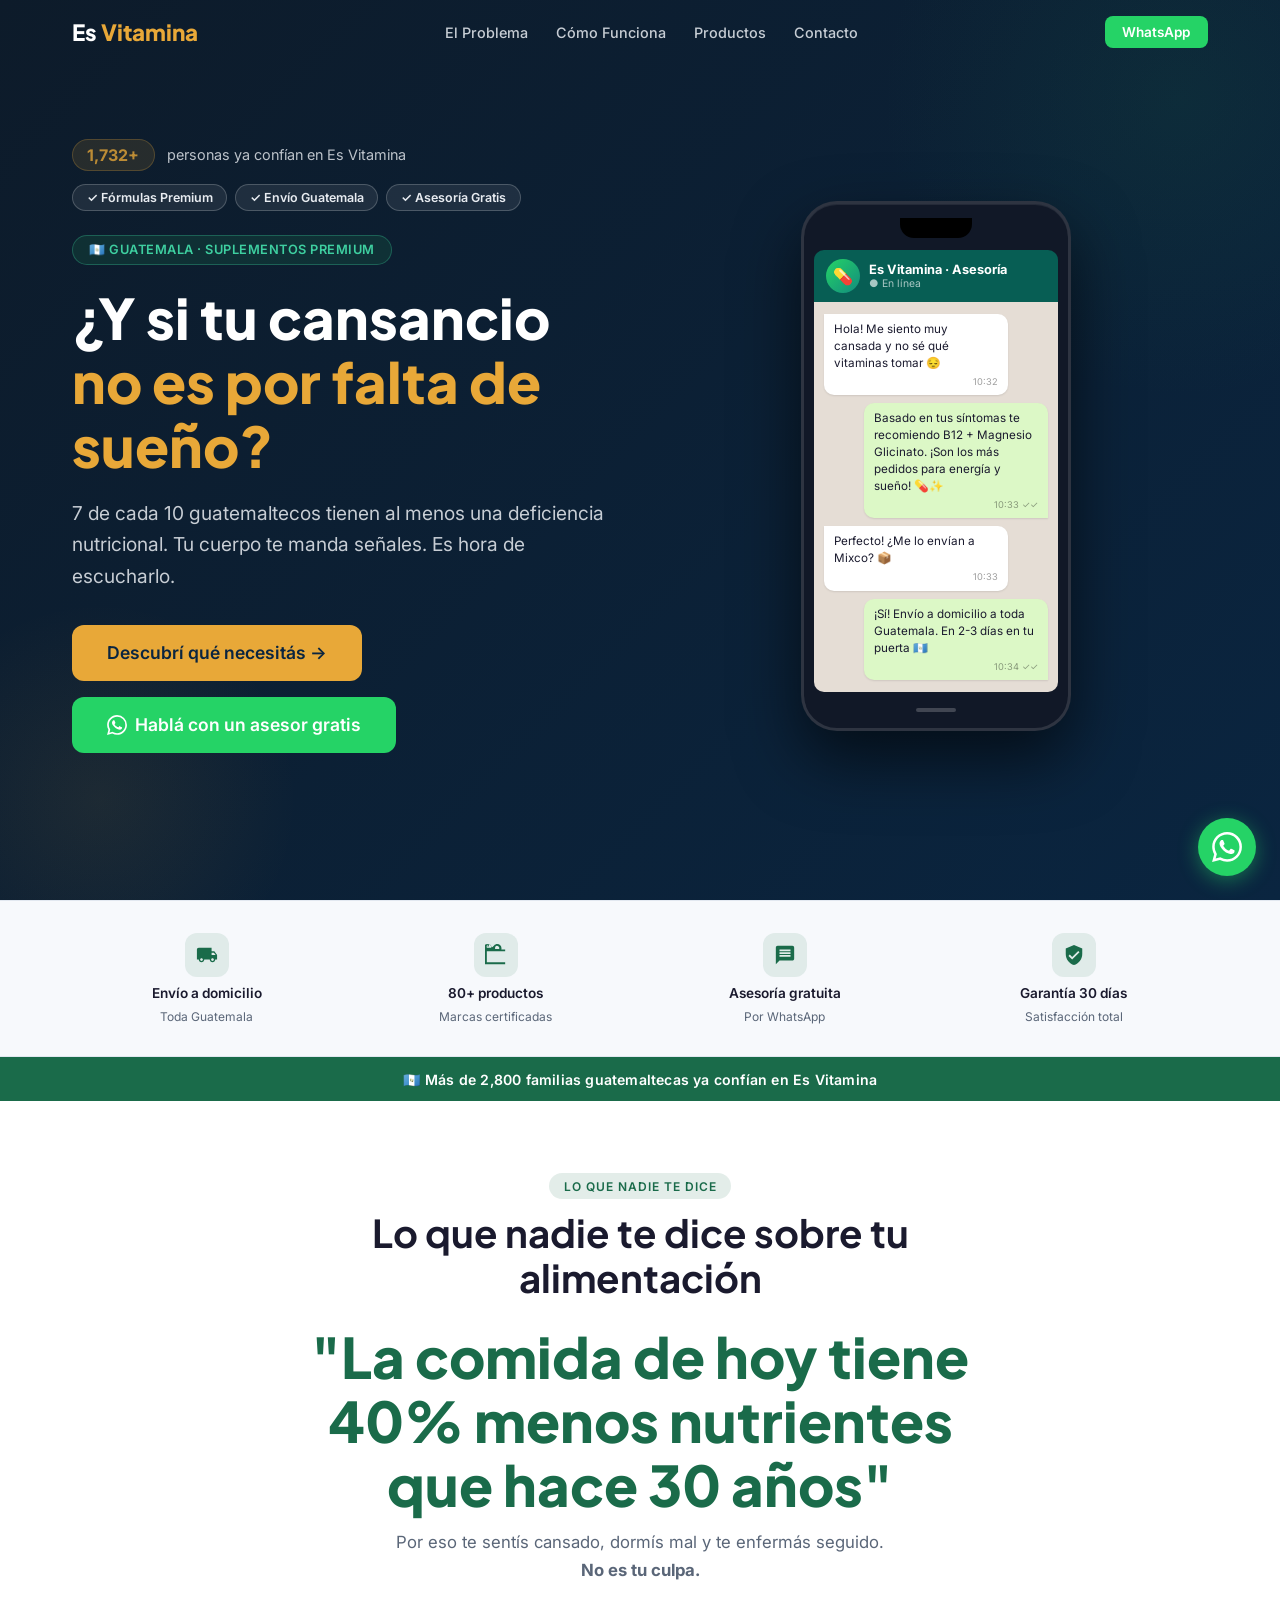
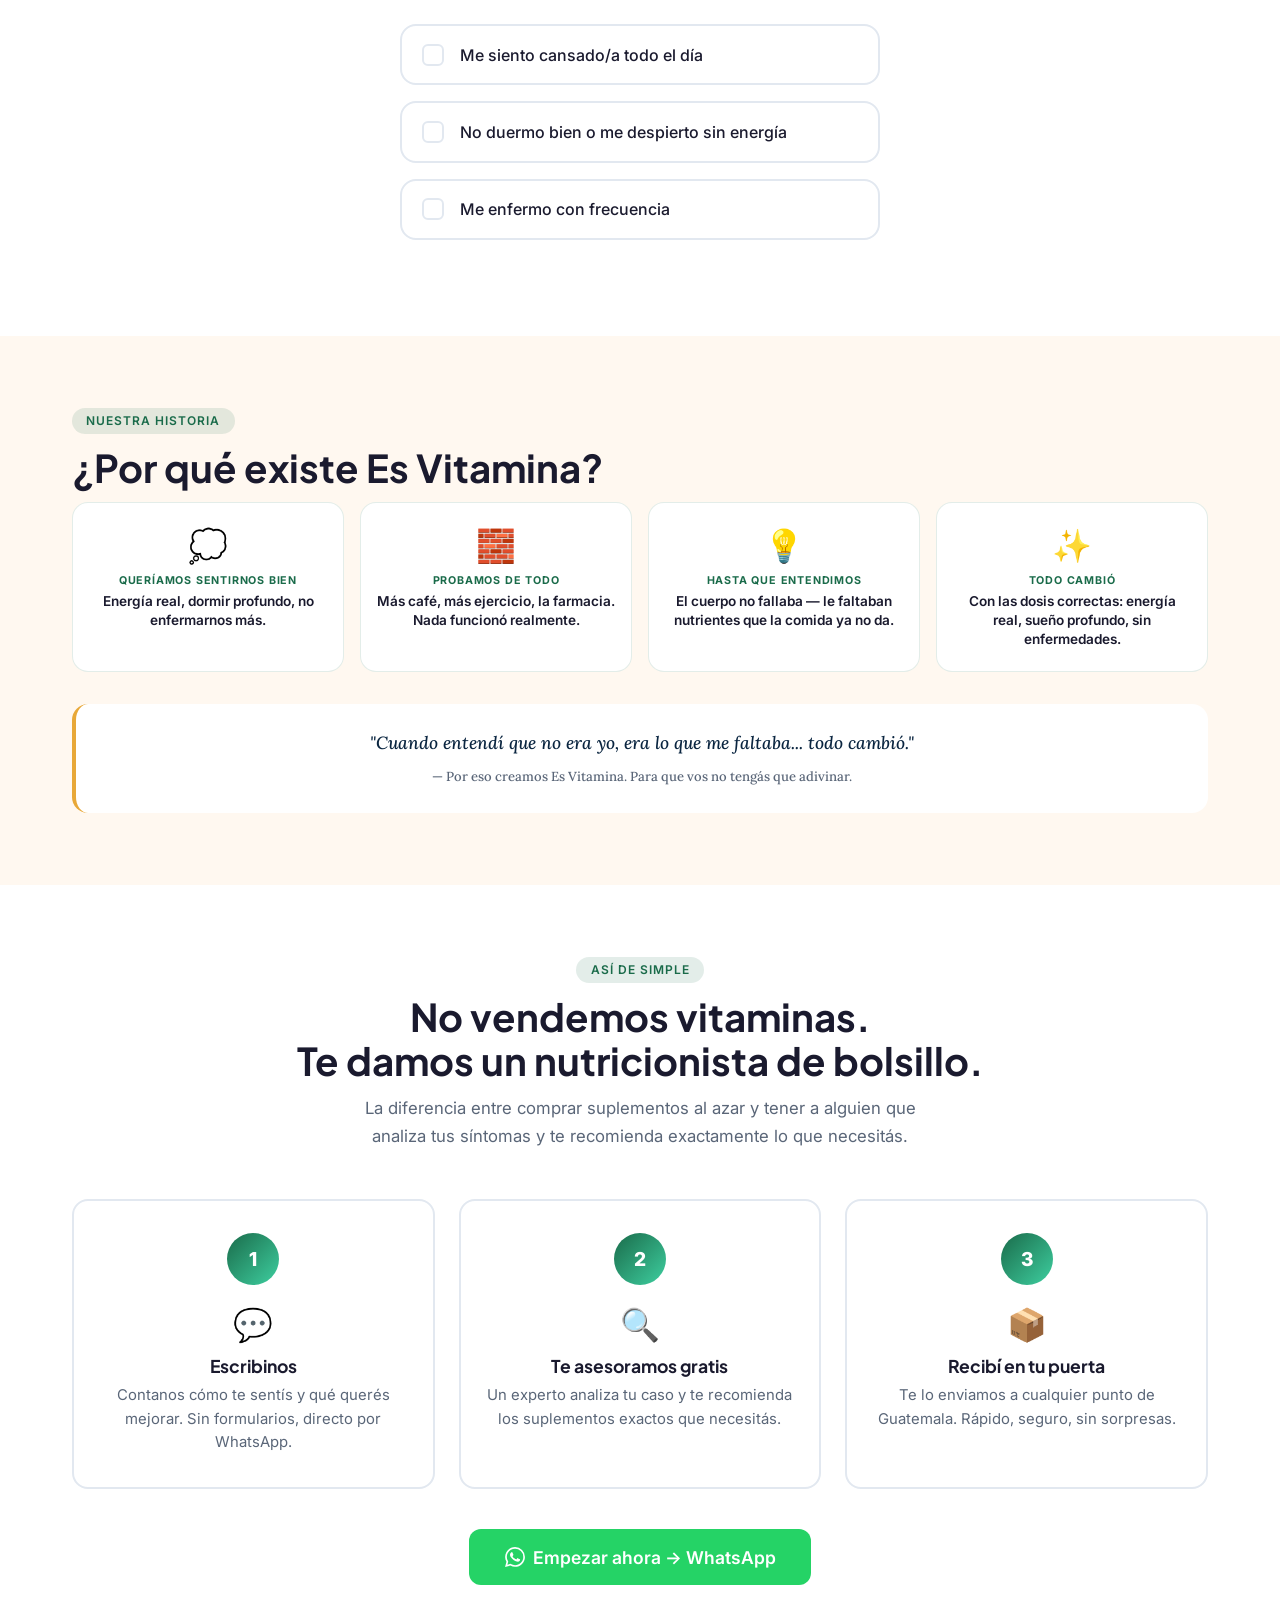
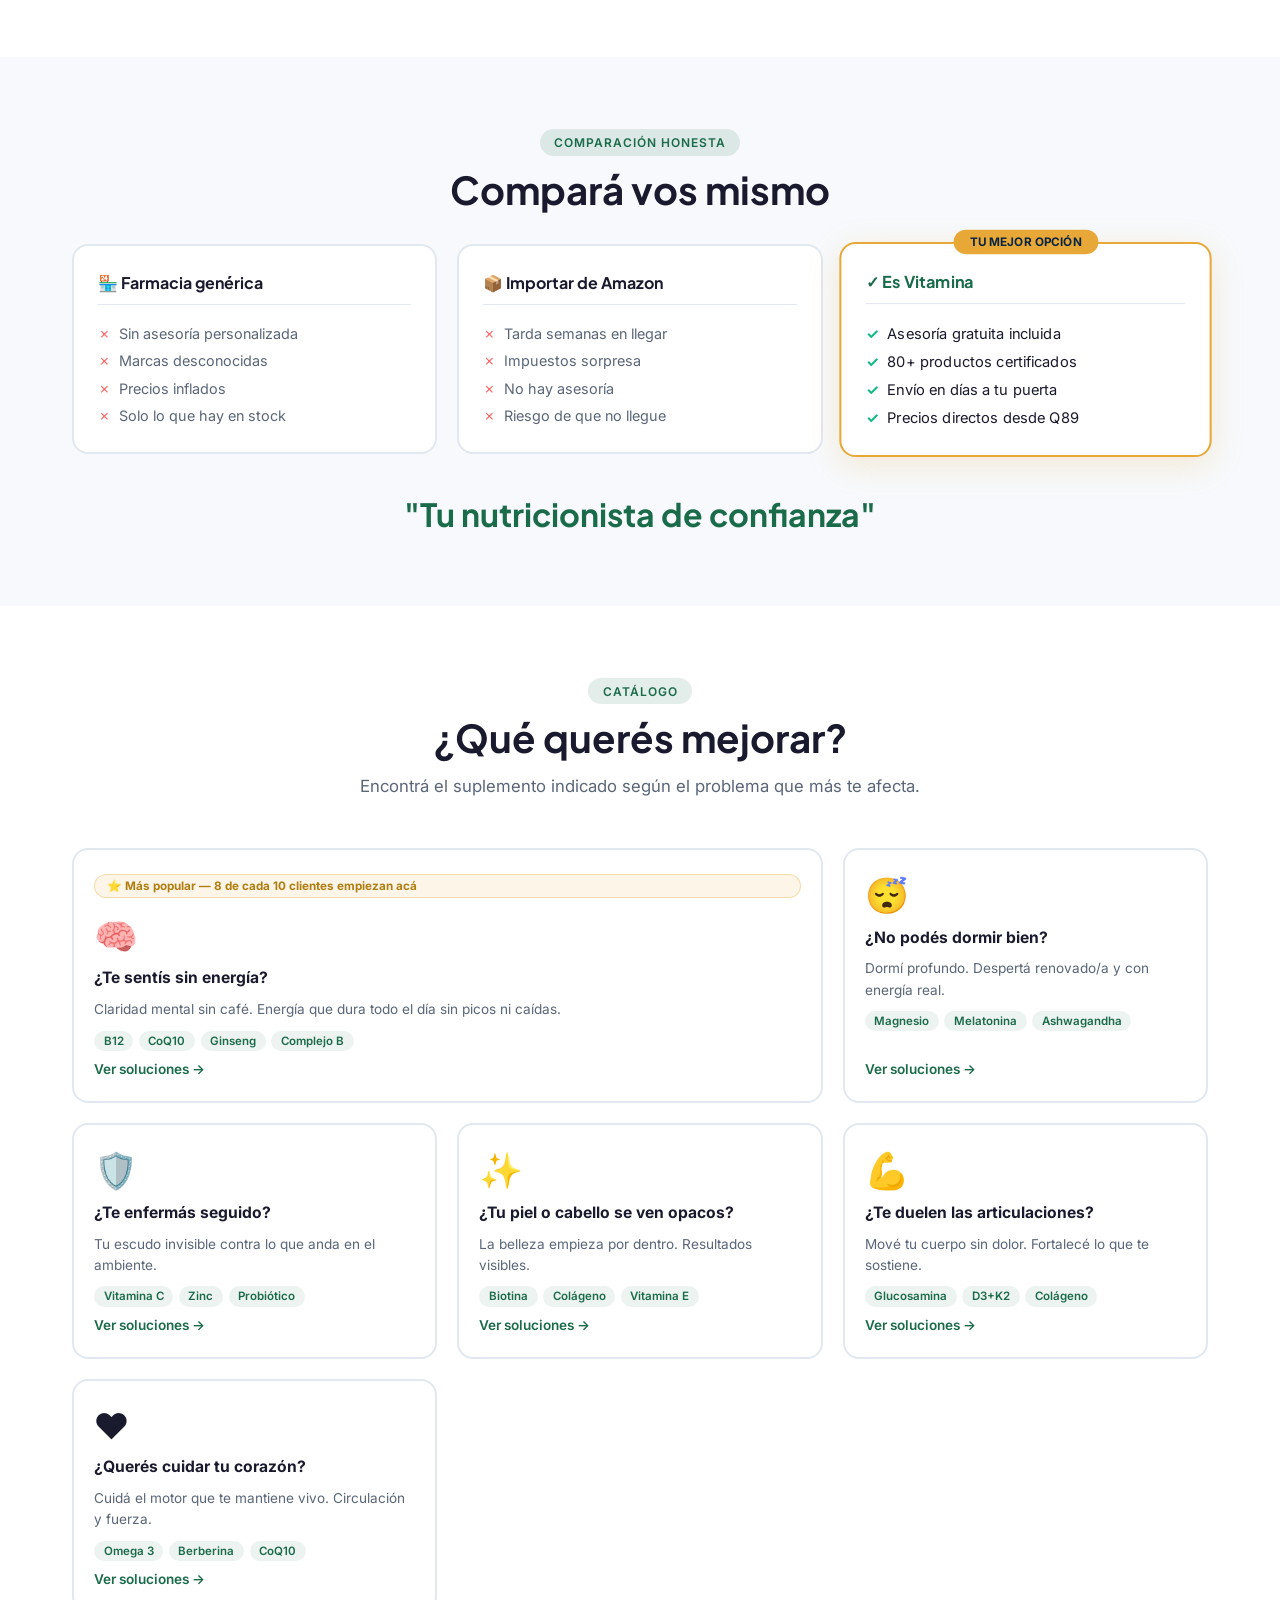
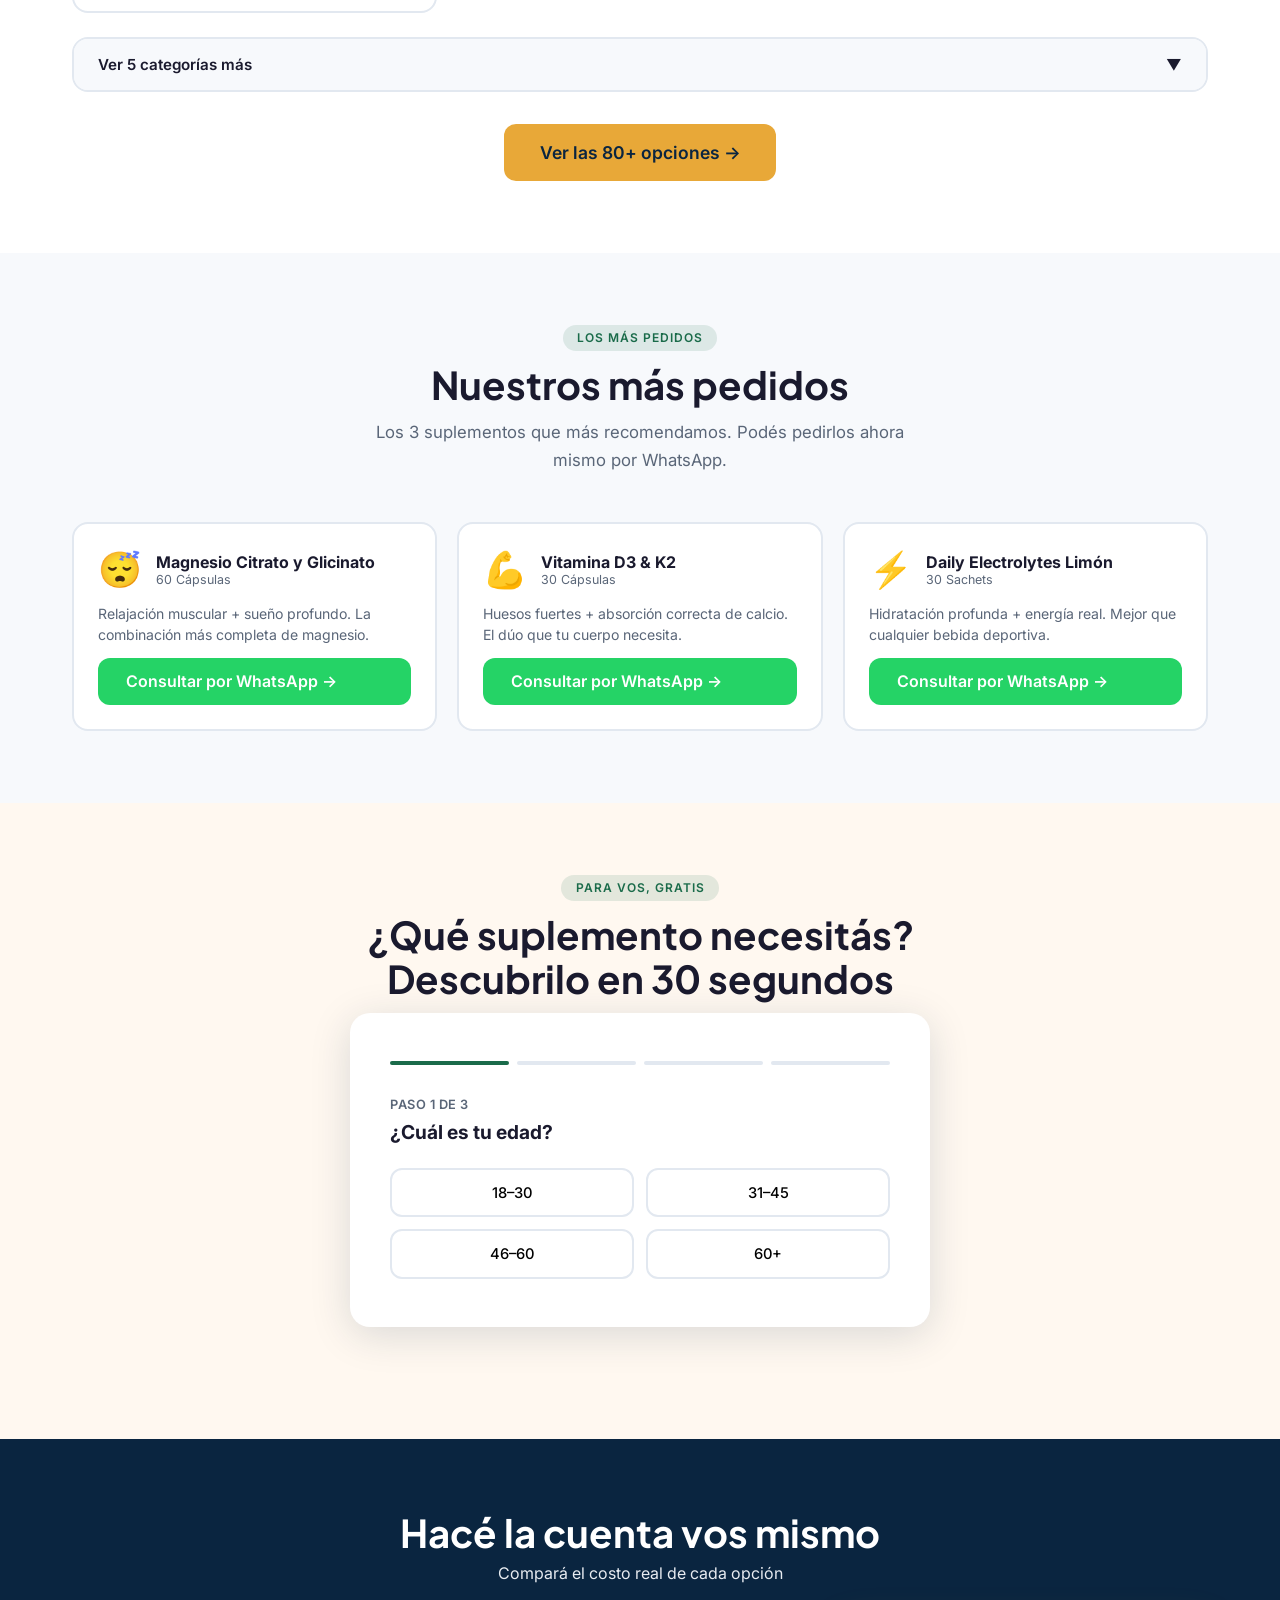
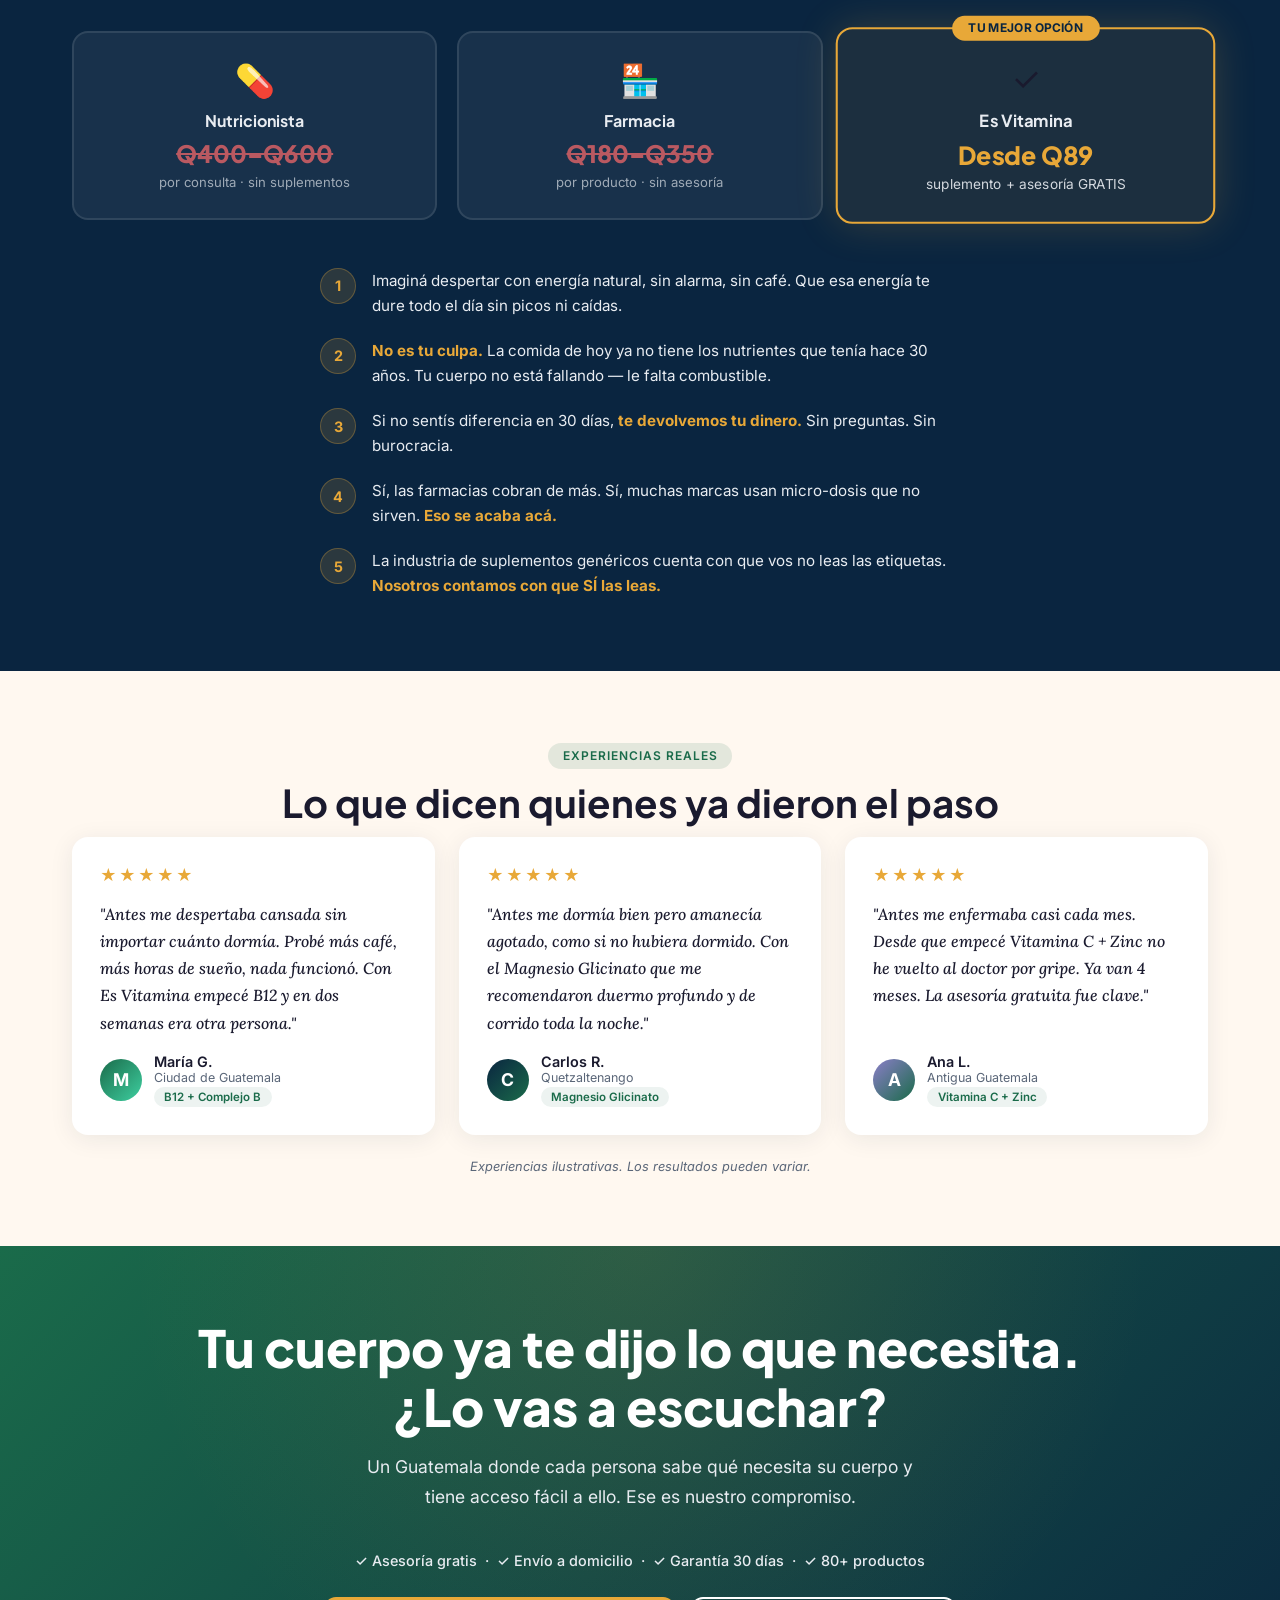
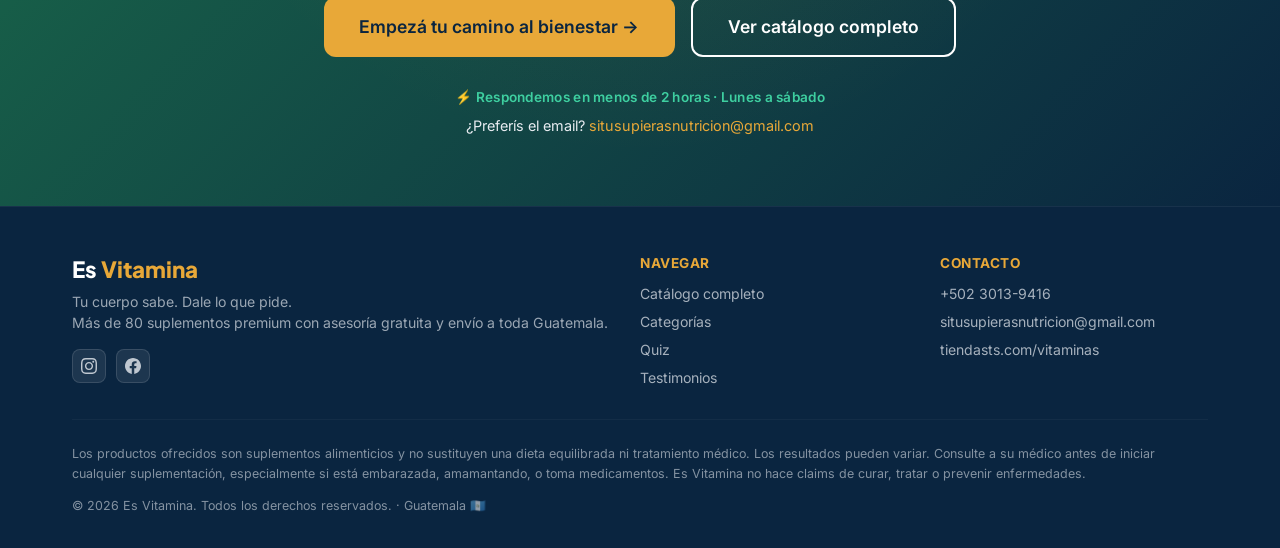
<file: landing_esvitamina/index.html>
<!-- Es Vitamina Landing v3.1 | Build: 2026-05-09 -->
<!DOCTYPE html>
<html lang="es">
<head>
<meta charset="UTF-8">
<meta name="viewport" content="width=device-width, initial-scale=1.0">
<meta name="theme-color" content="#0A2540">
<title>Es Vitamina — Tu Nutricionista de Confianza | Guatemala</title>
<meta name="description" content="80+ suplementos premium con asesoría gratuita. Envío a domicilio en toda Guatemala. Descubrí qué necesita tu cuerpo.">
<meta property="og:title" content="Es Vitamina — Tu Nutricionista de Confianza">
<meta property="og:description" content="¿Te sentís cansado? 7 de cada 10 guatemaltecos tienen deficiencias nutricionales. Asesoría gratis + envío a domicilio.">
<meta property="og:type" content="website">
<meta property="og:url" content="https://tiendasts.com/vitaminas/">

<!-- Canonical -->
<link rel="canonical" href="https://tiendasts.com/vitaminas/">

<!-- Robots -->
<meta name="robots" content="index, follow">

<!-- Open Graph Image -->
<meta property="og:image" content="https://tiendasts.com/vitaminas/assets/og-image.png">
<meta property="og:image:width" content="1200">
<meta property="og:image:height" content="630">
<meta property="og:locale" content="es_GT">
<meta property="og:site_name" content="Es Vitamina">

<!-- Twitter Cards -->
<meta name="twitter:card" content="summary_large_image">
<meta name="twitter:title" content="Es Vitamina — Tu Nutricionista de Confianza | Guatemala">
<meta name="twitter:description" content="80+ suplementos premium con asesoría gratuita. Envío a domicilio en toda Guatemala.">
<meta name="twitter:image" content="https://tiendasts.com/vitaminas/assets/og-image.png">

<link rel="icon" href="data:image/svg+xml,<svg xmlns='http://www.w3.org/2000/svg' viewBox='0 0 100 100'><text y='.9em' font-size='90'>💊</text></svg>">
<link rel="preconnect" href="https://fonts.googleapis.com">
<link rel="preconnect" href="https://fonts.gstatic.com" crossorigin>
<link rel="preload" href="https://fonts.googleapis.com/css2?family=Plus+Jakarta+Sans:wght@600;700;800&family=Inter:wght@400;500;600&family=Lora:ital,wght@1,500&display=swap" as="style">
<link href="https://fonts.googleapis.com/css2?family=Plus+Jakarta+Sans:wght@600;700;800&family=Inter:wght@400;500;600&family=Lora:ital,wght@1,500&display=swap" rel="stylesheet">
<link rel="stylesheet" href="css/variables.css?v=3.1.6">
<link rel="stylesheet" href="css/components.css?v=3.1.6">
<link rel="stylesheet" href="css/sections.css?v=3.1.6">
<link rel="stylesheet" href="css/responsive.css?v=3.1.6">

<script type="application/ld+json">
{
  "@context": "https://schema.org",
  "@type": "HealthAndBeautyBusiness",
  "name": "Es Vitamina",
  "description": "Suplementos premium con asesoría nutricional gratuita. Envío a domicilio en toda Guatemala.",
  "url": "https://tiendasts.com/vitaminas/",
  "telephone": "+50230139416",
  "email": "situsupierasnutricion@gmail.com",
  "address": {
    "@type": "PostalAddress",
    "addressCountry": "GT",
    "addressLocality": "Guatemala"
  },
  "priceRange": "Q89 - Q350",
  "openingHours": "Mo-Sa 08:00-18:00",
  "sameAs": [],
  "hasOfferCatalog": {
    "@type": "OfferCatalog",
    "name": "Suplementos Premium",
    "itemListElement": [
      {
        "@type": "Offer",
        "itemOffered": {
          "@type": "Product",
          "name": "Magnesio Citrato y Glicinato",
          "description": "Relajación muscular + sueño profundo. 60 cápsulas."
        }
      },
      {
        "@type": "Offer",
        "itemOffered": {
          "@type": "Product",
          "name": "Vitamina D3 & K2",
          "description": "Huesos fuertes + absorción correcta de calcio. 30 cápsulas."
        }
      },
      {
        "@type": "Offer",
        "itemOffered": {
          "@type": "Product",
          "name": "Daily Electrolytes Limón",
          "description": "Hidratación profunda + energía real. 30 sachets."
        }
      }
    ]
  }
}
</script>

<script type="application/ld+json">
{
  "@context": "https://schema.org",
  "@type": "FAQPage",
  "mainEntity": [
    {
      "@type": "Question",
      "name": "¿Qué es Es Vitamina?",
      "acceptedAnswer": {
        "@type": "Answer",
        "text": "Es Vitamina es tu nutricionista de confianza en Guatemala. Ofrecemos más de 80 suplementos premium con asesoría gratuita por WhatsApp y envío a domicilio en todo el país."
      }
    },
    {
      "@type": "Question",
      "name": "¿Cómo funciona la asesoría gratuita?",
      "acceptedAnswer": {
        "@type": "Answer",
        "text": "Escribinos por WhatsApp, contanos cómo te sentís, y un experto te recomienda los suplementos exactos que necesitás. Sin costo, sin compromiso."
      }
    },
    {
      "@type": "Question",
      "name": "¿Hacen envíos a todo Guatemala?",
      "acceptedAnswer": {
        "@type": "Answer",
        "text": "Sí, hacemos envío a domicilio a cualquier punto de Guatemala. Tu pedido llega directo a tu puerta."
      }
    }
  ]
}
</script>
</head>
<body>

<!-- NAVBAR -->
<header>
<nav id="nav">
<div class="container">
<div class="nav-inner">
  <a href="#hero" class="nav-logo">Es <span>Vitamina</span></a>
  <ul class="nav-links">
    <li><a href="#preframe">El Problema</a></li>
    <li><a href="#como-funciona">Cómo Funciona</a></li>
    <li><a href="#categorias">Productos</a></li>
    <li><a href="#cta-final">Contacto</a></li>
  </ul>
  <a href="https://wa.me/50230139416?text=Hola!%20Quiero%20asesor%C3%ADa%20sobre%20suplementos" target="_blank" rel="noopener" class="btn btn-wa nav-cta">WhatsApp</a>
</div>
</div>
</nav>
</header>

<main>

<!-- S2: HERO -->
<section id="hero">
<div class="hero-blob b1"></div>
<div class="hero-blob b2"></div>
<div class="container">
<div class="hero-grid">
  <div class="fi">
    <div class="hero-counter-top">
      <div class="counter-badge"><span id="cnum">0</span>+</div>
      <span>personas ya confían en Es Vitamina</span>
    </div>
    <div class="hero-badges">
      <span class="hbadge">✓ Fórmulas Premium</span>
      <span class="hbadge">✓ Envío Guatemala</span>
      <span class="hbadge">✓ Asesoría Gratis</span>
    </div>
    <div class="hero-pill">🇬🇹 Guatemala · Suplementos Premium</div>
    <h1 class="hero-h1">¿Y si tu cansancio<br><em>no es por falta de sueño?</em></h1>
    <p class="hero-sub">7 de cada 10 guatemaltecos tienen al menos una deficiencia nutricional. Tu cuerpo te manda señales. Es hora de escucharlo.</p>
    <div class="hero-ctas">
      <a href="#quiz" class="btn btn-primary btn-lg">Descubrí qué necesitás →</a>
      <a href="https://wa.me/50230139416?text=Hola!%20Quiero%20asesor%C3%ADa%20sobre%20suplementos" target="_blank" rel="noopener" class="btn btn-wa btn-lg">
        <svg width="20" height="20" viewBox="0 0 24 24" fill="currentColor" aria-hidden="true"><path d="M17.472 14.382c-.297-.149-1.758-.867-2.03-.967-.273-.099-.471-.148-.67.15-.197.297-.767.966-.94 1.164-.173.199-.347.223-.644.075-.297-.15-1.255-.463-2.39-1.475-.883-.788-1.48-1.761-1.653-2.059-.173-.297-.018-.458.13-.606.134-.133.298-.347.446-.52.149-.174.198-.298.298-.497.099-.198.05-.371-.025-.52-.075-.149-.669-1.612-.916-2.207-.242-.579-.487-.5-.669-.51-.173-.008-.371-.01-.57-.01-.198 0-.52.074-.792.372-.272.297-1.04 1.016-1.04 2.479 0 1.462 1.065 2.875 1.213 3.074.149.198 2.096 3.2 5.077 4.487.709.306 1.262.489 1.694.625.712.227 1.36.195 1.871.118.571-.085 1.758-.719 2.006-1.413.248-.694.248-1.289.173-1.413-.074-.124-.272-.198-.57-.347m-5.421 7.403h-.004a9.87 9.87 0 01-5.031-1.378l-.361-.214-3.741.982.998-3.648-.235-.374a9.86 9.86 0 01-1.51-5.26c.001-5.45 4.436-9.884 9.888-9.884 2.64 0 5.122 1.03 6.988 2.898a9.825 9.825 0 012.893 6.994c-.003 5.45-4.437 9.884-9.885 9.884m8.413-18.297A11.815 11.815 0 0012.05 0C5.495 0 .16 5.335.157 11.892c0 2.096.547 4.142 1.588 5.945L.057 24l6.305-1.654a11.882 11.882 0 005.683 1.448h.005c6.554 0 11.89-5.335 11.893-11.893a11.821 11.821 0 00-3.48-8.413z"/></svg>
        Hablá con un asesor gratis
      </a>
    </div>
  </div>
  <div class="hero-visual fi">
    <div class="phone-wrap">
      <div class="phone-frame">
        <div class="phone-notch"></div>
        <div class="phone-header">
          <div class="phone-avatar">💊</div>
          <div class="phone-contact">
            <div class="phone-name">Es Vitamina · Asesoría</div>
            <div class="phone-status">● En línea</div>
          </div>
        </div>
        <div class="phone-chat">
          <div class="bubble recv">
            Hola! Me siento muy cansada y no sé qué vitaminas tomar 😔
            <div class="bubble-time">10:32</div>
          </div>
          <div class="bubble sent">
            Basado en tus síntomas te recomiendo B12 + Magnesio Glicinato. ¡Son los más pedidos para energía y sueño! 💊✨
            <div class="bubble-time">10:33 ✓✓</div>
          </div>
          <div class="bubble recv">
            Perfecto! ¿Me lo envían a Mixco? 📦
            <div class="bubble-time">10:33</div>
          </div>
          <div class="bubble sent">
            ¡Sí! Envío a domicilio a toda Guatemala. En 2-3 días en tu puerta 🇬🇹
            <div class="bubble-time">10:34 ✓✓</div>
          </div>
        </div>
        <div class="phone-bottom"><div class="phone-home"></div></div>
      </div>
    </div>
  </div>
</div>
</div>
</section>

<!-- S3: TRUST BAR -->
<section id="trust">
<div class="container">
<div class="trust-grid fi">
  <div class="trust-item">
    <div class="trust-icon"><svg viewBox="0 0 24 24" role="img" aria-label="Envío a domicilio en toda Guatemala"><path d="M20 8h-3V4H3c-1.1 0-2 .9-2 2v11h2c0 1.66 1.34 3 3 3s3-1.34 3-3h6c0 1.66 1.34 3 3 3s3-1.34 3-3h2v-5l-3-4zM6 18.5c-.83 0-1.5-.67-1.5-1.5s.67-1.5 1.5-1.5 1.5.67 1.5 1.5-.67 1.5-1.5 1.5zm13.5-9l1.96 2.5H17V9.5h2.5zm-1.5 9c-.83 0-1.5-.67-1.5-1.5s.67-1.5 1.5-1.5 1.5.67 1.5 1.5-.67 1.5-1.5 1.5z"/></svg></div>
    <div class="trust-label">Envío a domicilio</div>
    <div class="trust-sub">Toda Guatemala</div>
  </div>
  <div class="trust-item">
    <div class="trust-icon"><svg viewBox="0 0 24 24" role="img" aria-label="Catálogo de más de 80 productos certificados"><path d="M20 6h-2.18c.07-.44.18-.88.18-1.38 0-2.55-2.07-4.62-4.62-4.62-1.36 0-2.58.59-3.44 1.53L8 3.66 6.06 1.53C5.2.59 3.98 0 2.62 0 .07 0-2 2.07-2 4.62c0 .5.11.94.18 1.38H-2v16h24V6zm-8.8-3.27c.44-.55 1.09-.88 1.8-.88 1.42 0 2.62 1.2 2.62 2.62 0 .38-.13.74-.24 1.04-.01.03-.04.05-.06.08H11.2l-.06-.08c-.11-.3-.24-.66-.24-1.04 0-.75.29-1.44.8-1.74zm-8.6 0C3.04.73 3.69.4 4.4.4c.71 0 1.36.33 1.8.88.51.3.8.99.8 1.74 0 .38-.13.74-.24 1.04-.01.03-.04.05-.06.08H2.1l-.06-.08C1.93 3.76 1.8 3.4 1.8 3.02c0-1.42 1.2-2.62 2.62-2.62L4 2.73zM2 20V8h20v12H2z"/></svg></div>
    <div class="trust-label">80+ productos</div>
    <div class="trust-sub">Marcas certificadas</div>
  </div>
  <div class="trust-item">
    <div class="trust-icon"><svg viewBox="0 0 24 24" role="img" aria-label="Asesoría gratuita por WhatsApp"><path d="M20 2H4c-1.1 0-2 .9-2 2v18l4-4h14c1.1 0 2-.9 2-2V4c0-1.1-.9-2-2-2zm-2 12H6v-2h12v2zm0-3H6V9h12v2zm0-3H6V6h12v2z"/></svg></div>
    <div class="trust-label">Asesoría gratuita</div>
    <div class="trust-sub">Por WhatsApp</div>
  </div>
  <div class="trust-item">
    <div class="trust-icon"><svg viewBox="0 0 24 24" role="img" aria-label="Garantía de satisfacción 30 días"><path d="M12 1L3 5v6c0 5.55 3.84 10.74 9 12 5.16-1.26 9-6.45 9-12V5l-9-4zm-2 16l-4-4 1.41-1.41L10 14.17l6.59-6.59L18 9l-8 8z"/></svg></div>
    <div class="trust-label">Garantía 30 días</div>
    <div class="trust-sub">Satisfacción total</div>
  </div>
</div>
</div>
</section>

<!-- SOCIAL PROOF LINE -->
<div class="social-proof-line">
  🇬🇹 Más de 2,800 familias guatemaltecas ya confían en Es Vitamina
</div>

<!-- S4: PRE-FRAME -->
<section id="preframe" class="sec">
<div class="container">
  <div class="fi text-center">
    <div class="sec-label">Lo que nadie te dice</div>
    <h2 class="sec-h2" style="max-width:600px;margin:0 auto .5rem">Lo que nadie te dice sobre tu alimentación</h2>
    <div class="stat-big">"La comida de hoy tiene<br>40% menos nutrientes<br>que hace 30 años"</div>
    <p class="preframe-sub">Por eso te sentís cansado, dormís mal y te enfermás seguido.<br><strong>No es tu culpa.</strong></p>
  </div>
  <div class="symptom-grid fi">
    <div class="symptom-card" onclick="toggleSymptom(this)">
      <div class="symptom-cb"></div>
      <span class="symptom-text">Me siento cansado/a todo el día</span>
    </div>
    <div class="symptom-card" onclick="toggleSymptom(this)">
      <div class="symptom-cb"></div>
      <span class="symptom-text">No duermo bien o me despierto sin energía</span>
    </div>
    <div class="symptom-card" onclick="toggleSymptom(this)">
      <div class="symptom-cb"></div>
      <span class="symptom-text">Me enfermo con frecuencia</span>
    </div>
  </div>
  <div id="pf-msg">Tu cuerpo te está pidiendo algo. Seguí leyendo para descubrir qué. ↓</div>
</div>
</section>

<!-- S5: EPIPHANY BRIDGE -->
<section id="epiphany" class="sec" style="background:var(--bg-warm)">
<div class="container">
  <div class="fi">
    <div class="sec-label">Nuestra historia</div>
    <h2 class="sec-h2">¿Por qué existe Es Vitamina?</h2>
  </div>
  <div class="bridge-horiz fi">
    <div class="bridge-h-item">
      <div class="bridge-h-icon">💭</div>
      <div class="bridge-h-step">Queríamos sentirnos bien</div>
      <div class="bridge-h-text">Energía real, dormir profundo, no enfermarnos más.</div>
    </div>
    <div class="bridge-h-item">
      <div class="bridge-h-icon">🧱</div>
      <div class="bridge-h-step">Probamos de todo</div>
      <div class="bridge-h-text">Más café, más ejercicio, la farmacia. Nada funcionó realmente.</div>
    </div>
    <div class="bridge-h-item">
      <div class="bridge-h-icon">💡</div>
      <div class="bridge-h-step">Hasta que entendimos</div>
      <div class="bridge-h-text">El cuerpo no fallaba — le faltaban nutrientes que la comida ya no da.</div>
    </div>
    <div class="bridge-h-item">
      <div class="bridge-h-icon">✨</div>
      <div class="bridge-h-step">Todo cambió</div>
      <div class="bridge-h-text">Con las dosis correctas: energía real, sueño profundo, sin enfermedades.</div>
    </div>
  </div>
  <div class="epi-quote-wrap fi">
    <div class="epi-quote">
      "Cuando entendí que no era yo, era lo que me faltaba... todo cambió."
      <cite>— Por eso creamos Es Vitamina. Para que vos no tengás que adivinar.</cite>
    </div>
  </div>
</div>
</section>

<!-- S6: CÓMO FUNCIONA -->
<section id="como-funciona" class="sec">
<div class="container">
  <div class="text-center fi">
    <div class="sec-label">Así de simple</div>
    <h2 class="sec-h2">No vendemos vitaminas.<br>Te damos un nutricionista de bolsillo.</h2>
    <p class="sec-sub">La diferencia entre comprar suplementos al azar y tener a alguien que analiza tus síntomas y te recomienda exactamente lo que necesitás.</p>
  </div>
  <div class="steps-grid fi">
    <div class="step-card">
      <div class="step-num">1</div>
      <div class="step-icon">💬</div>
      <h3>Escribinos</h3>
      <p>Contanos cómo te sentís y qué querés mejorar. Sin formularios, directo por WhatsApp.</p>
    </div>
    <div class="step-card">
      <div class="step-num">2</div>
      <div class="step-icon">🔍</div>
      <h3>Te asesoramos gratis</h3>
      <p>Un experto analiza tu caso y te recomienda los suplementos exactos que necesitás.</p>
    </div>
    <div class="step-card">
      <div class="step-num">3</div>
      <div class="step-icon">📦</div>
      <h3>Recibí en tu puerta</h3>
      <p>Te lo enviamos a cualquier punto de Guatemala. Rápido, seguro, sin sorpresas.</p>
    </div>
  </div>
  <div class="text-center fi">
    <a href="https://wa.me/50230139416?text=Hola!%20Quiero%20asesor%C3%ADa%20sobre%20suplementos" target="_blank" rel="noopener" class="btn btn-wa btn-lg">
      <svg width="20" height="20" viewBox="0 0 24 24" fill="currentColor" aria-hidden="true"><path d="M17.472 14.382c-.297-.149-1.758-.867-2.03-.967-.273-.099-.471-.148-.67.15-.197.297-.767.966-.94 1.164-.173.199-.347.223-.644.075-.297-.15-1.255-.463-2.39-1.475-.883-.788-1.48-1.761-1.653-2.059-.173-.297-.018-.458.13-.606.134-.133.298-.347.446-.52.149-.174.198-.298.298-.497.099-.198.05-.371-.025-.52-.075-.149-.669-1.612-.916-2.207-.242-.579-.487-.5-.669-.51-.173-.008-.371-.01-.57-.01-.198 0-.52.074-.792.372-.272.297-1.04 1.016-1.04 2.479 0 1.462 1.065 2.875 1.213 3.074.149.198 2.096 3.2 5.077 4.487.709.306 1.262.489 1.694.625.712.227 1.36.195 1.871.118.571-.085 1.758-.719 2.006-1.413.248-.694.248-1.289.173-1.413-.074-.124-.272-.198-.57-.347m-5.421 7.403h-.004a9.87 9.87 0 01-5.031-1.378l-.361-.214-3.741.982.998-3.648-.235-.374a9.86 9.86 0 01-1.51-5.26c.001-5.45 4.436-9.884 9.888-9.884 2.64 0 5.122 1.03 6.988 2.898a9.825 9.825 0 012.893 6.994c-.003 5.45-4.437 9.884-9.885 9.884m8.413-18.297A11.815 11.815 0 0012.05 0C5.495 0 .16 5.335.157 11.892c0 2.096.547 4.142 1.588 5.945L.057 24l6.305-1.654a11.882 11.882 0 005.683 1.448h.005c6.554 0 11.89-5.335 11.893-11.893a11.821 11.821 0 00-3.48-8.413z"/></svg>
      Empezar ahora → WhatsApp
    </a>
  </div>
</div>
</section>

<!-- S7: POSICIONAMIENTO -->
<section id="posicionamiento" class="sec" style="background:var(--bg-light)">
<div class="container">
  <div class="text-center fi">
    <div class="sec-label">Comparación honesta</div>
    <h2 class="sec-h2">Compará vos mismo</h2>
  </div>
  <div class="compare-grid fi">
    <div class="compare-col">
      <h3>🏪 Farmacia genérica</h3>
      <ul class="compare-list">
        <li><span class="x-ico">✗</span> Sin asesoría personalizada</li>
        <li><span class="x-ico">✗</span> Marcas desconocidas</li>
        <li><span class="x-ico">✗</span> Precios inflados</li>
        <li><span class="x-ico">✗</span> Solo lo que hay en stock</li>
      </ul>
    </div>
    <div class="compare-col">
      <h3>📦 Importar de Amazon</h3>
      <ul class="compare-list">
        <li><span class="x-ico">✗</span> Tarda semanas en llegar</li>
        <li><span class="x-ico">✗</span> Impuestos sorpresa</li>
        <li><span class="x-ico">✗</span> No hay asesoría</li>
        <li><span class="x-ico">✗</span> Riesgo de que no llegue</li>
      </ul>
    </div>
    <div class="compare-col winner">
      <div class="winner-badge">Tu mejor opción</div>
      <h3>✓ Es Vitamina</h3>
      <ul class="compare-list">
        <li><span class="chk-ico">✓</span> Asesoría gratuita incluida</li>
        <li><span class="chk-ico">✓</span> 80+ productos certificados</li>
        <li><span class="chk-ico">✓</span> Envío en días a tu puerta</li>
        <li><span class="chk-ico">✓</span> Precios directos desde Q89</li>
      </ul>
    </div>
  </div>
  <div class="pos-word fi">"Tu nutricionista de confianza"</div>
</div>
</section>

<!-- S8: CATEGORÍAS -->
<section id="categorias" class="sec">
<div class="container">
  <div class="text-center fi">
    <div class="sec-label">Catálogo</div>
    <h2 class="sec-h2">¿Qué querés mejorar?</h2>
    <p class="sec-sub">Encontrá el suplemento indicado según el problema que más te afecta.</p>
  </div>
  <div class="cat-grid fi">
    <a href="https://tiendasts.com/vitaminas" target="_blank" rel="noopener" class="cat-card featured">
      <div class="cat-featured-badge">⭐ Más popular — 8 de cada 10 clientes empiezan acá</div>
      <div class="cat-emoji">🧠</div>
      <div class="cat-q">¿Te sentís sin energía?</div>
      <div class="cat-desc">Claridad mental sin café. Energía que dura todo el día sin picos ni caídas.</div>
      <div class="cat-chips"><span class="chip">B12</span><span class="chip">CoQ10</span><span class="chip">Ginseng</span><span class="chip">Complejo B</span></div>
      <div class="cat-link">Ver soluciones →</div>
    </a>
    <a href="https://tiendasts.com/vitaminas" target="_blank" rel="noopener" class="cat-card">
      <div class="cat-emoji">😴</div>
      <div class="cat-q">¿No podés dormir bien?</div>
      <div class="cat-desc">Dormí profundo. Despertá renovado/a y con energía real.</div>
      <div class="cat-chips"><span class="chip">Magnesio</span><span class="chip">Melatonina</span><span class="chip">Ashwagandha</span></div>
      <div class="cat-link">Ver soluciones →</div>
    </a>
    <a href="https://tiendasts.com/vitaminas" target="_blank" rel="noopener" class="cat-card">
      <div class="cat-emoji">🛡️</div>
      <div class="cat-q">¿Te enfermás seguido?</div>
      <div class="cat-desc">Tu escudo invisible contra lo que anda en el ambiente.</div>
      <div class="cat-chips"><span class="chip">Vitamina C</span><span class="chip">Zinc</span><span class="chip">Probiótico</span></div>
      <div class="cat-link">Ver soluciones →</div>
    </a>
    <a href="https://tiendasts.com/vitaminas" target="_blank" rel="noopener" class="cat-card">
      <div class="cat-emoji">✨</div>
      <div class="cat-q">¿Tu piel o cabello se ven opacos?</div>
      <div class="cat-desc">La belleza empieza por dentro. Resultados visibles.</div>
      <div class="cat-chips"><span class="chip">Biotina</span><span class="chip">Colágeno</span><span class="chip">Vitamina E</span></div>
      <div class="cat-link">Ver soluciones →</div>
    </a>
    <a href="https://tiendasts.com/vitaminas" target="_blank" rel="noopener" class="cat-card">
      <div class="cat-emoji">💪</div>
      <div class="cat-q">¿Te duelen las articulaciones?</div>
      <div class="cat-desc">Mové tu cuerpo sin dolor. Fortalecé lo que te sostiene.</div>
      <div class="cat-chips"><span class="chip">Glucosamina</span><span class="chip">D3+K2</span><span class="chip">Colágeno</span></div>
      <div class="cat-link">Ver soluciones →</div>
    </a>
    <a href="https://tiendasts.com/vitaminas" target="_blank" rel="noopener" class="cat-card">
      <div class="cat-emoji">❤️</div>
      <div class="cat-q">¿Querés cuidar tu corazón?</div>
      <div class="cat-desc">Cuidá el motor que te mantiene vivo. Circulación y fuerza.</div>
      <div class="cat-chips"><span class="chip">Omega 3</span><span class="chip">Berberina</span><span class="chip">CoQ10</span></div>
      <div class="cat-link">Ver soluciones →</div>
    </a>
  </div>
  <div class="cat-extra fi">
    <button class="cat-toggle" onclick="toggleExtra(this)" aria-expanded="false">
      <span>Ver 5 categorías más</span><span id="toggle-arr">▼</span>
    </button>
    <div class="extra-body" id="extra-cats">
      <a href="https://tiendasts.com/vitaminas" target="_blank" rel="noopener" class="mini-cat"><span>🌸</span>Hormonal</a>
      <a href="https://tiendasts.com/vitaminas" target="_blank" rel="noopener" class="mini-cat"><span>🍃</span>Digestión</a>
      <a href="https://tiendasts.com/vitaminas" target="_blank" rel="noopener" class="mini-cat"><span>👁️</span>Visión</a>
      <a href="https://tiendasts.com/vitaminas" target="_blank" rel="noopener" class="mini-cat"><span>🎯</span>Metabólico</a>
      <a href="https://tiendasts.com/vitaminas" target="_blank" rel="noopener" class="mini-cat"><span>⭐</span>Multivitamínicos</a>
    </div>
  </div>
  <div class="cat-cta fi">
    <a href="https://tiendasts.com/vitaminas" target="_blank" rel="noopener" class="btn btn-primary btn-lg">Ver las 80+ opciones →</a>
  </div>
</div>
</section>

<!-- PRODUCTOS ESTRELLA -->
<section id="productos-estrella">
<div class="container">
  <div class="text-center fi">
    <div class="sec-label">Los más pedidos</div>
    <h2 class="sec-h2">Nuestros más pedidos</h2>
    <p class="sec-sub">Los 3 suplementos que más recomendamos. Podés pedirlos ahora mismo por WhatsApp.</p>
  </div>
  <div class="prod-cards fi">
    <div class="prod-card">
      <div class="prod-top">
        <div class="prod-emoji">😴</div>
        <div>
          <div class="prod-name">Magnesio Citrato y Glicinato</div>
          <div class="testi-meta">60 Cápsulas</div>
        </div>
      </div>
      <div class="prod-benefit">Relajación muscular + sueño profundo. La combinación más completa de magnesio.</div>
      <a href="https://wa.me/50230139416?text=Hola!%20Quiero%20el%20Magnesio%20Citrato%20y%20Glicinato%20(60%20c%C3%A1psulas).%20%C2%BFCu%C3%A1l%20es%20el%20precio%20y%20el%20env%C3%ADo%3F" target="_blank" rel="noopener" class="btn btn-wa" style="margin-top:auto">Consultar por WhatsApp →</a>
    </div>
    <div class="prod-card">
      <div class="prod-top">
        <div class="prod-emoji">💪</div>
        <div>
          <div class="prod-name">Vitamina D3 &amp; K2</div>
          <div class="testi-meta">30 Cápsulas</div>
        </div>
      </div>
      <div class="prod-benefit">Huesos fuertes + absorción correcta de calcio. El dúo que tu cuerpo necesita.</div>
      <a href="https://wa.me/50230139416?text=Hola!%20Quiero%20la%20Vitamina%20D3%20con%20K2%20(30%20c%C3%A1psulas).%20%C2%BFCu%C3%A1l%20es%20el%20precio%20y%20el%20env%C3%ADo%3F" target="_blank" rel="noopener" class="btn btn-wa" style="margin-top:auto">Consultar por WhatsApp →</a>
    </div>
    <div class="prod-card">
      <div class="prod-top">
        <div class="prod-emoji">⚡</div>
        <div>
          <div class="prod-name">Daily Electrolytes Limón</div>
          <div class="testi-meta">30 Sachets</div>
        </div>
      </div>
      <div class="prod-benefit">Hidratación profunda + energía real. Mejor que cualquier bebida deportiva.</div>
      <a href="https://wa.me/50230139416?text=Hola!%20Quiero%20los%20Daily%20Electrolytes%20Lim%C3%B3n%20(30%20sachets).%20%C2%BFCu%C3%A1l%20es%20el%20precio%20y%20el%20env%C3%ADo%3F" target="_blank" rel="noopener" class="btn btn-wa" style="margin-top:auto">Consultar por WhatsApp →</a>
    </div>
  </div>
</div>
</section>

<!-- S9: QUIZ -->
<section id="quiz" class="sec" style="background:var(--bg-warm)">
<div class="container">
  <div class="text-center fi">
    <div class="sec-label">Para vos, gratis</div>
    <h2 class="sec-h2">¿Qué suplemento necesitás?<br>Descubrilo en 30 segundos</h2>
  </div>
  <div class="quiz-box fi">
    <div class="quiz-progress">
      <div class="qbar on" id="b1"></div>
      <div class="qbar" id="b2"></div>
      <div class="qbar" id="b3"></div>
      <div class="qbar" id="b4"></div>
    </div>
    <!-- Paso 1 -->
    <div class="qstep active" id="s1">
      <div class="q-label">Paso 1 de 3</div>
      <div class="q-text">¿Cuál es tu edad?</div>
      <div class="q-opts">
        <button class="q-opt" onclick="pick(this,'age','18-30')">18–30</button>
        <button class="q-opt" onclick="pick(this,'age','31-45')">31–45</button>
        <button class="q-opt" onclick="pick(this,'age','46-60')">46–60</button>
        <button class="q-opt" onclick="pick(this,'age','60+')">60+</button>
      </div>
    </div>
    <!-- Paso 2 -->
    <div class="qstep" id="s2">
      <div class="q-label">Paso 2 de 3</div>
      <div class="q-text">¿Qué te preocupa más?</div>
      <div class="q-opts">
        <button class="q-opt" onclick="pick(this,'goal','energia')">⚡ Energía</button>
        <button class="q-opt" onclick="pick(this,'goal','sueno')">😴 Sueño</button>
        <button class="q-opt" onclick="pick(this,'goal','inmunidad')">🛡️ Inmunidad</button>
        <button class="q-opt" onclick="pick(this,'goal','belleza')">✨ Belleza</button>
        <button class="q-opt" onclick="pick(this,'goal','articulaciones')">💪 Articulaciones</button>
        <button class="q-opt" onclick="pick(this,'goal','digestion')">🍃 Digestión</button>
      </div>
    </div>
    <!-- Paso 3 -->
    <div class="qstep" id="s3">
      <div class="q-label">Paso 3 de 3</div>
      <div class="q-text">¿Qué tan urgente lo sentís?</div>
      <div class="q-opts">
        <button class="q-opt" onclick="pick(this,'urgency','leve')">Leve</button>
        <button class="q-opt" onclick="pick(this,'urgency','moderado')">Moderado</button>
        <button class="q-opt" onclick="pick(this,'urgency','urgente')">Necesito ayuda ya</button>
      </div>
    </div>
    <!-- Paso 4: Gate -->
    <div class="qstep" id="s4">
      <div class="q-label">¡Ya casi!</div>
      <div class="q-text">¿A dónde te enviamos tu recomendación?</div>
      <div class="q-subtext">Tu recomendación es personalizada según tus respuestas. Te asesoramos directo por WhatsApp.</div>
      <div class="lead-form">
        <input type="text" id="lead-name" placeholder="Tu nombre" class="lead-input" required>
        <input type="tel" id="lead-phone" placeholder="Tu WhatsApp (ej: 3013-9416)" class="lead-input" required>
        <button type="button" class="btn btn-primary btn-lg" onclick="startSubmit(event)" style="width:100%">Ver mi recomendación →</button>
        <div class="lead-privacy">🔒 Solo para enviarte tu resultado. No spam.</div>
      </div>
    </div>
    <!-- Resultado -->
    <div class="qresult" id="qres">
      <h2 id="r-title" class="res-title"></h2>
      <p id="r-subtitle" class="res-subtitle"></p>
      <div class="res-card">
        <div class="res-badge">Tu recomendación personalizada</div>
        <h3 id="r-prod"></h3>
        <p id="r-desc"></p>
      </div>
      <a id="r-cta" href="#" target="_blank" rel="noopener" class="btn btn-wa btn-lg" style="width:100%;justify-content:center;">
        <svg width="20" height="20" viewBox="0 0 24 24" fill="currentColor" aria-hidden="true"><path d="M17.472 14.382c-.297-.149-1.758-.867-2.03-.967-.273-.099-.471-.148-.67.15-.197.297-.767.966-.94 1.164-.173.199-.347.223-.644.075-.297-.15-1.255-.463-2.39-1.475-.883-.788-1.48-1.761-1.653-2.059-.173-.297-.018-.458.13-.606.134-.133.298-.347.446-.52.149-.174.198-.298.298-.497.099-.198.05-.371-.025-.52-.075-.149-.669-1.612-.916-2.207-.242-.579-.487-.5-.669-.51-.173-.008-.371-.01-.57-.01-.198 0-.52.074-.792.372-.272.297-1.04 1.016-1.04 2.479 0 1.462 1.065 2.875 1.213 3.074.149.198 2.096 3.2 5.077 4.487.709.306 1.262.489 1.694.625.712.227 1.36.195 1.871.118.571-.085 1.758-.719 2.006-1.413.248-.694.248-1.289.173-1.413-.074-.124-.272-.198-.57-.347m-5.421 7.403h-.004a9.87 9.87 0 01-5.031-1.378l-.361-.214-3.741.982.998-3.648-.235-.374a9.86 9.86 0 01-1.51-5.26c.001-5.45 4.436-9.884 9.888-9.884 2.64 0 5.122 1.03 6.988 2.898a9.825 9.825 0 012.893 6.994c-.003 5.45-4.437 9.884-9.885 9.884m8.413-18.297A11.815 11.815 0 0012.05 0C5.495 0 .16 5.335.157 11.892c0 2.096.547 4.142 1.588 5.945L.057 24l6.305-1.654a11.882 11.882 0 005.683 1.448h.005c6.554 0 11.89-5.335 11.893-11.893a11.821 11.821 0 00-3.48-8.413z"/></svg>
        Quiero saber más por WhatsApp
      </a>
    </div>
  </div>
</div>
</section>

<!-- S10: PERSUASIÓN -->
<section id="persuasion">
<div class="container">
  <h2 class="pers-h2 fi">Hacé la cuenta vos mismo</h2>
  <p class="pers-sub fi">Compará el costo real de cada opción</p>
  <div class="price-grid fi">
    <div class="price-card">
      <div class="price-icon">💊</div>
      <h3>Nutricionista</h3>
      <div class="price-amount">Q400–Q600</div>
      <div class="price-note">por consulta · sin suplementos</div>
    </div>
    <div class="price-card">
      <div class="price-icon">🏪</div>
      <h3>Farmacia</h3>
      <div class="price-amount">Q180–Q350</div>
      <div class="price-note">por producto · sin asesoría</div>
    </div>
    <div class="price-card best">
      <div class="best-badge">Tu mejor opción</div>
      <div class="price-icon">✓</div>
      <h3>Es Vitamina</h3>
      <div class="price-amount">Desde Q89</div>
      <div class="price-note">suplemento + asesoría GRATIS</div>
    </div>
  </div>
  <ul class="warren-list fi">
    <li class="warren-item">
      <div class="warren-num">1</div>
      <div class="warren-text">Imaginá despertar con energía natural, sin alarma, sin café. Que esa energía te dure todo el día sin picos ni caídas.</div>
    </li>
    <li class="warren-item">
      <div class="warren-num">2</div>
      <div class="warren-text"><strong>No es tu culpa.</strong> La comida de hoy ya no tiene los nutrientes que tenía hace 30 años. Tu cuerpo no está fallando — le falta combustible.</div>
    </li>
    <li class="warren-item">
      <div class="warren-num">3</div>
      <div class="warren-text">Si no sentís diferencia en 30 días, <strong>te devolvemos tu dinero.</strong> Sin preguntas. Sin burocracia.</div>
    </li>
    <li class="warren-item">
      <div class="warren-num">4</div>
      <div class="warren-text">Sí, las farmacias cobran de más. Sí, muchas marcas usan micro-dosis que no sirven. <strong>Eso se acaba acá.</strong></div>
    </li>
    <li class="warren-item">
      <div class="warren-num">5</div>
      <div class="warren-text">La industria de suplementos genéricos cuenta con que vos no leas las etiquetas. <strong>Nosotros contamos con que SÍ las leas.</strong></div>
    </li>
  </ul>
</div>
</section>

<!-- S11: TESTIMONIOS -->
<section id="testimonios" class="sec" style="background:var(--bg-warm)">
<div class="container">
  <div class="text-center fi">
    <div class="sec-label">Experiencias reales</div>
    <h2 class="sec-h2">Lo que dicen quienes ya dieron el paso</h2>
  </div>
  <div class="testi-grid fi">
    <div class="testi-card">
      <div class="stars">★★★★★</div>
      <div class="testi-quote">"Antes me despertaba cansada sin importar cuánto dormía. Probé más café, más horas de sueño, nada funcionó. Con Es Vitamina empecé B12 y en dos semanas era otra persona."</div>
      <div class="testi-author">
        <div class="testi-avatar" style="background:linear-gradient(135deg,#1A6B4A,#3ECFA0)">M</div>
        <div>
          <div class="testi-name">María G.</div>
          <div class="testi-meta">Ciudad de Guatemala</div>
          <div class="testi-prod">B12 + Complejo B</div>
        </div>
      </div>
    </div>
    <div class="testi-card">
      <div class="stars">★★★★★</div>
      <div class="testi-quote">"Antes me dormía bien pero amanecía agotado, como si no hubiera dormido. Con el Magnesio Glicinato que me recomendaron duermo profundo y de corrido toda la noche."</div>
      <div class="testi-author">
        <div class="testi-avatar" style="background:linear-gradient(135deg,#0A2540,#1A6B4A)">C</div>
        <div>
          <div class="testi-name">Carlos R.</div>
          <div class="testi-meta">Quetzaltenango</div>
          <div class="testi-prod">Magnesio Glicinato</div>
        </div>
      </div>
    </div>
    <div class="testi-card">
      <div class="stars">★★★★★</div>
      <div class="testi-quote">"Antes me enfermaba casi cada mes. Desde que empecé Vitamina C + Zinc no he vuelto al doctor por gripe. Ya van 4 meses. La asesoría gratuita fue clave."</div>
      <div class="testi-author">
        <div class="testi-avatar" style="background:linear-gradient(135deg,#8B7EC8,#1A6B4A)">A</div>
        <div>
          <div class="testi-name">Ana L.</div>
          <div class="testi-meta">Antigua Guatemala</div>
          <div class="testi-prod">Vitamina C + Zinc</div>
        </div>
      </div>
    </div>
  </div>
  <p class="testi-disc fi"><em>Experiencias ilustrativas. Los resultados pueden variar.</em></p>
</div>
</section>

<!-- S12: CTA FINAL -->
<section id="cta-final">
<div class="container">
  <h2 class="cta-h2 fi">Tu cuerpo ya te dijo lo que necesita.<br>¿Lo vas a escuchar?</h2>
  <p class="cta-sub fi">Un Guatemala donde cada persona sabe qué necesita su cuerpo y tiene acceso fácil a ello. Ese es nuestro compromiso.</p>
  <p class="cta-checklist fi">✓ Asesoría gratis &nbsp;·&nbsp; ✓ Envío a domicilio &nbsp;·&nbsp; ✓ Garantía 30 días &nbsp;·&nbsp; ✓ 80+ productos</p>
  <div class="cta-btns fi">
    <a href="https://wa.me/50230139416?text=Hola!%20Quiero%20empezar%20mi%20camino%20al%20bienestar" target="_blank" rel="noopener" class="btn btn-primary btn-lg btn-pulse">Empezá tu camino al bienestar →</a>
    <a href="https://tiendasts.com/vitaminas" target="_blank" rel="noopener" class="btn btn-outline btn-lg">Ver catálogo completo</a>
  </div>
  <p class="cta-urgency fi">⚡ Respondemos en menos de 2 horas · Lunes a sábado</p>
  <p class="cta-email fi" style="margin-top:.75rem">¿Preferís el email? <a href="mailto:situsupierasnutricion@gmail.com">situsupierasnutricion@gmail.com</a></p>
</div>
</section>

</main>

<!-- FOOTER -->
<footer>
<div class="container">
  <div class="footer-grid">
    <div>
      <div class="footer-logo">Es <span>Vitamina</span></div>
      <div class="footer-tag">Tu cuerpo sabe. Dale lo que pide.<br>Más de 80 suplementos premium con asesoría gratuita y envío a toda Guatemala.</div>
      <div class="footer-socials">
        <a href="#" class="fsoc" aria-label="Instagram">
          <svg viewBox="0 0 24 24" aria-hidden="true"><path d="M12 2.163c3.204 0 3.584.012 4.85.07 3.252.148 4.771 1.691 4.919 4.919.058 1.265.069 1.645.069 4.849 0 3.205-.012 3.584-.069 4.849-.149 3.225-1.664 4.771-4.919 4.919-1.266.058-1.644.07-4.85.07-3.204 0-3.584-.012-4.849-.07-3.26-.149-4.771-1.699-4.919-4.92-.058-1.265-.07-1.644-.07-4.849 0-3.204.013-3.583.07-4.849.149-3.227 1.664-4.771 4.919-4.919 1.266-.057 1.645-.069 4.849-.069zm0-2.163c-3.259 0-3.667.014-4.947.072-4.358.2-6.78 2.618-6.98 6.98-.059 1.281-.073 1.689-.073 4.948 0 3.259.014 3.668.072 4.948.2 4.358 2.618 6.78 6.98 6.98 1.281.058 1.689.072 4.948.072 3.259 0 3.668-.014 4.948-.072 4.354-.2 6.782-2.618 6.979-6.98.059-1.28.073-1.689.073-4.948 0-3.259-.014-3.667-.072-4.947-.196-4.354-2.617-6.78-6.979-6.98-1.281-.059-1.69-.073-4.949-.073zm0 5.838c-3.403 0-6.162 2.759-6.162 6.162s2.759 6.163 6.162 6.163 6.162-2.759 6.162-6.163c0-3.403-2.759-6.162-6.162-6.162zm0 10.162c-2.209 0-4-1.79-4-4 0-2.209 1.791-4 4-4s4 1.791 4 4c0 2.21-1.791 4-4 4zm6.406-11.845c-.796 0-1.441.645-1.441 1.44s.645 1.44 1.441 1.44c.795 0 1.439-.645 1.439-1.44s-.644-1.44-1.439-1.44z"/></svg>
        </a>
        <a href="#" class="fsoc" aria-label="Facebook">
          <svg viewBox="0 0 24 24" aria-hidden="true"><path d="M24 12.073c0-6.627-5.373-12-12-12s-12 5.373-12 12c0 5.99 4.388 10.954 10.125 11.854v-8.385H7.078v-3.47h3.047V9.43c0-3.007 1.792-4.669 4.533-4.669 1.312 0 2.686.235 2.686.235v2.953H15.83c-1.491 0-1.956.925-1.956 1.874v2.25h3.328l-.532 3.47h-2.796v8.385C19.612 23.027 24 18.062 24 12.073z"/></svg>
        </a>
      </div>
    </div>
    <div>
      <div class="footer-links-title">Navegar</div>
      <ul class="footer-links">
        <li><a href="https://tiendasts.com/vitaminas" target="_blank" rel="noopener">Catálogo completo</a></li>
        <li><a href="#categorias">Categorías</a></li>
        <li><a href="#quiz">Quiz</a></li>
        <li><a href="#testimonios">Testimonios</a></li>
      </ul>
    </div>
    <div>
      <div class="footer-links-title">Contacto</div>
      <ul class="footer-links">
        <li><a href="https://wa.me/50230139416?text=Hola!%20Quiero%20asesor%C3%ADa%20sobre%20suplementos" target="_blank" rel="noopener">+502 3013-9416</a></li>
        <li><a href="mailto:situsupierasnutricion@gmail.com">situsupierasnutricion@gmail.com</a></li>
        <li><a href="https://tiendasts.com/vitaminas" target="_blank" rel="noopener">tiendasts.com/vitaminas</a></li>
      </ul>
    </div>
  </div>
  <div class="footer-bottom">
    <p>Los productos ofrecidos son suplementos alimenticios y no sustituyen una dieta equilibrada ni tratamiento médico. Los resultados pueden variar. Consulte a su médico antes de iniciar cualquier suplementación, especialmente si está embarazada, amamantando, o toma medicamentos. Es Vitamina no hace claims de curar, tratar o prevenir enfermedades.</p>
    <p style="margin-top:.75rem">© 2026 Es Vitamina. Todos los derechos reservados. · Guatemala 🇬🇹</p>
  </div>
</div>
</footer>

<!-- WHATSAPP FAB -->
<a id="wa-fab" href="https://wa.me/50230139416?text=Hola!%20Quiero%20asesor%C3%ADa%20sobre%20suplementos" target="_blank" rel="noopener" aria-label="WhatsApp">
  <svg viewBox="0 0 24 24" aria-hidden="true"><path d="M17.472 14.382c-.297-.149-1.758-.867-2.03-.967-.273-.099-.471-.148-.67.15-.197.297-.767.966-.94 1.164-.173.199-.347.223-.644.075-.297-.15-1.255-.463-2.39-1.475-.883-.788-1.48-1.761-1.653-2.059-.173-.297-.018-.458.13-.606.134-.133.298-.347.446-.52.149-.174.198-.298.298-.497.099-.198.05-.371-.025-.52-.075-.149-.669-1.612-.916-2.207-.242-.579-.487-.5-.669-.51-.173-.008-.371-.01-.57-.01-.198 0-.52.074-.792.372-.272.297-1.04 1.016-1.04 2.479 0 1.462 1.065 2.875 1.213 3.074.149.198 2.096 3.2 5.077 4.487.709.306 1.262.489 1.694.625.712.227 1.36.195 1.871.118.571-.085 1.758-.719 2.006-1.413.248-.694.248-1.289.173-1.413-.074-.124-.272-.198-.57-.347m-5.421 7.403h-.004a9.87 9.87 0 01-5.031-1.378l-.361-.214-3.741.982.998-3.648-.235-.374a9.86 9.86 0 01-1.51-5.26c.001-5.45 4.436-9.884 9.888-9.884 2.64 0 5.122 1.03 6.988 2.898a9.825 9.825 0 012.893 6.994c-.003 5.45-4.437 9.884-9.885 9.884m8.413-18.297A11.815 11.815 0 0012.05 0C5.495 0 .16 5.335.157 11.892c0 2.096.547 4.142 1.588 5.945L.057 24l6.305-1.654a11.882 11.882 0 005.683 1.448h.005c6.554 0 11.89-5.335 11.893-11.893a11.821 11.821 0 00-3.48-8.413z"/></svg>
</a>

<script src="js/quiz.js?v=3.1.6" defer></script>
<script src="js/ui.js?v=3.1.6" defer></script>
<script src="js/smooth.js?v=3.1.6" defer></script>
</body>
</html>
</file>
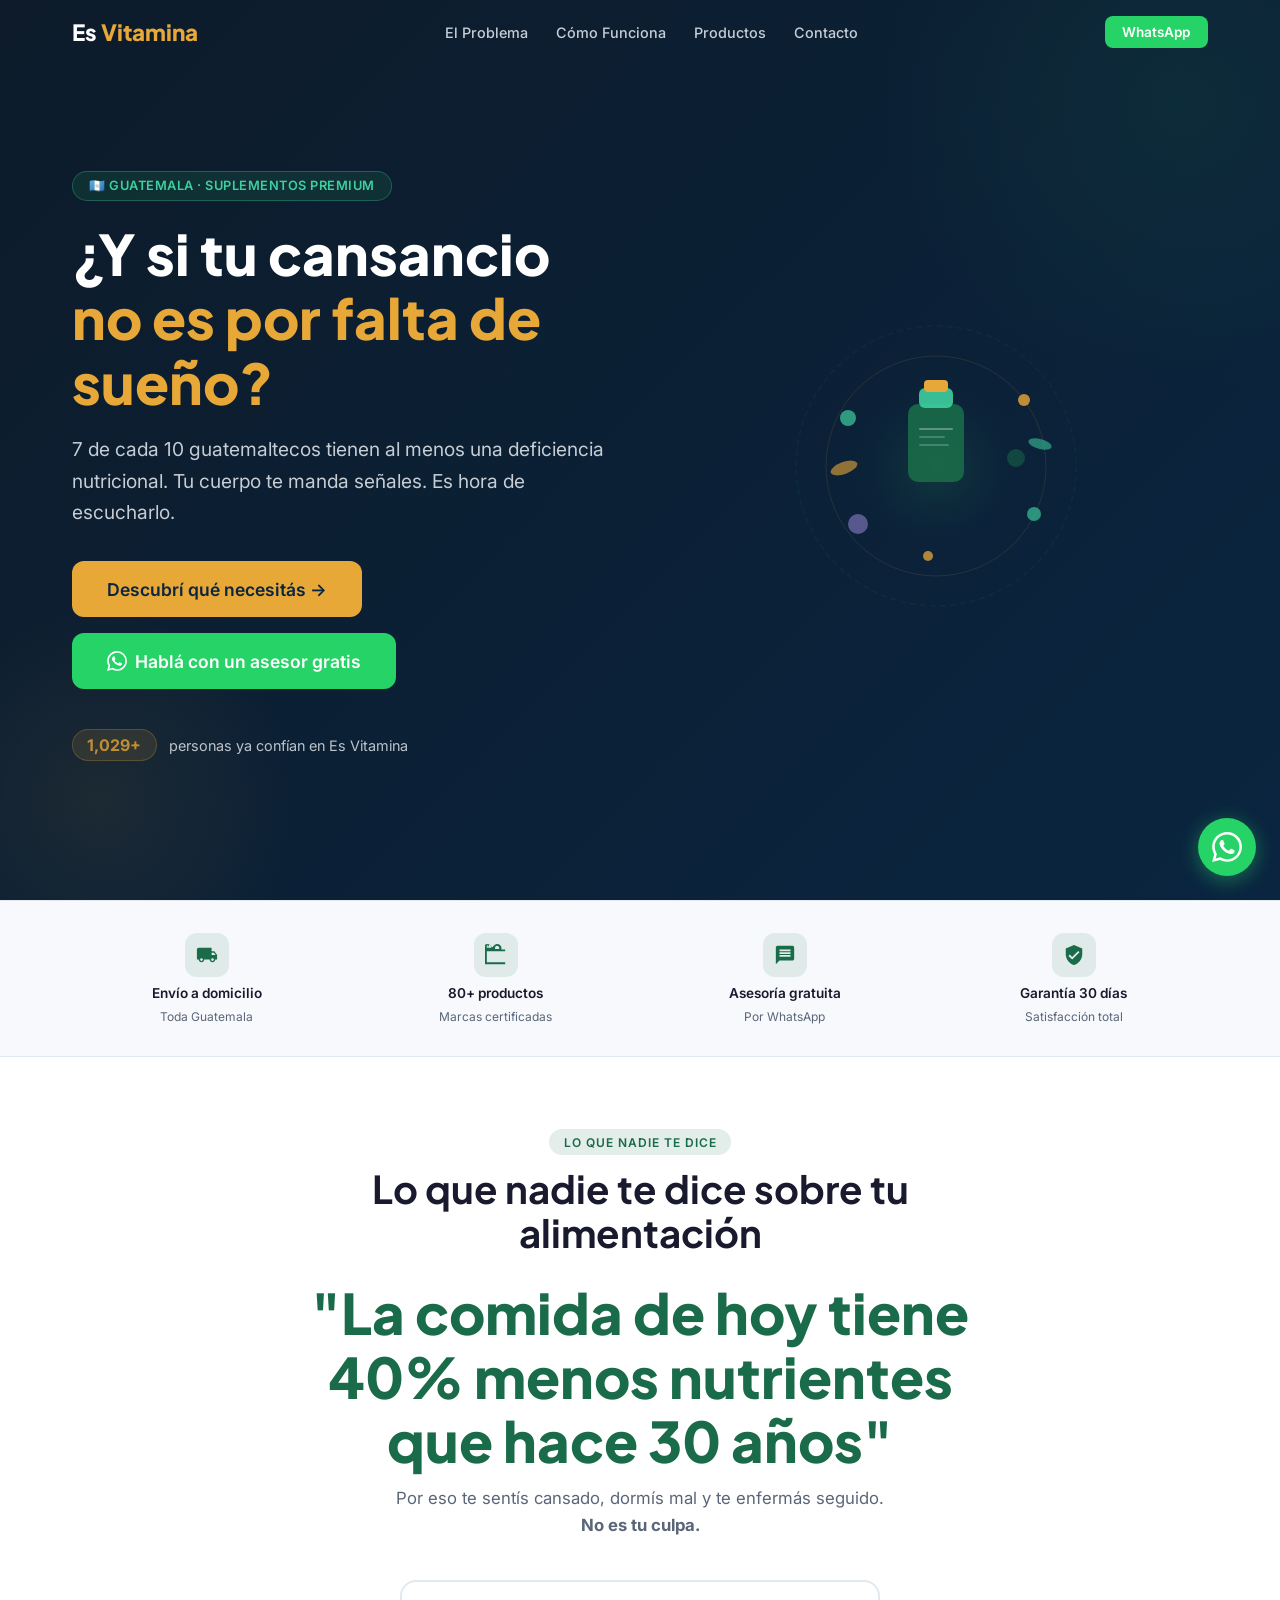
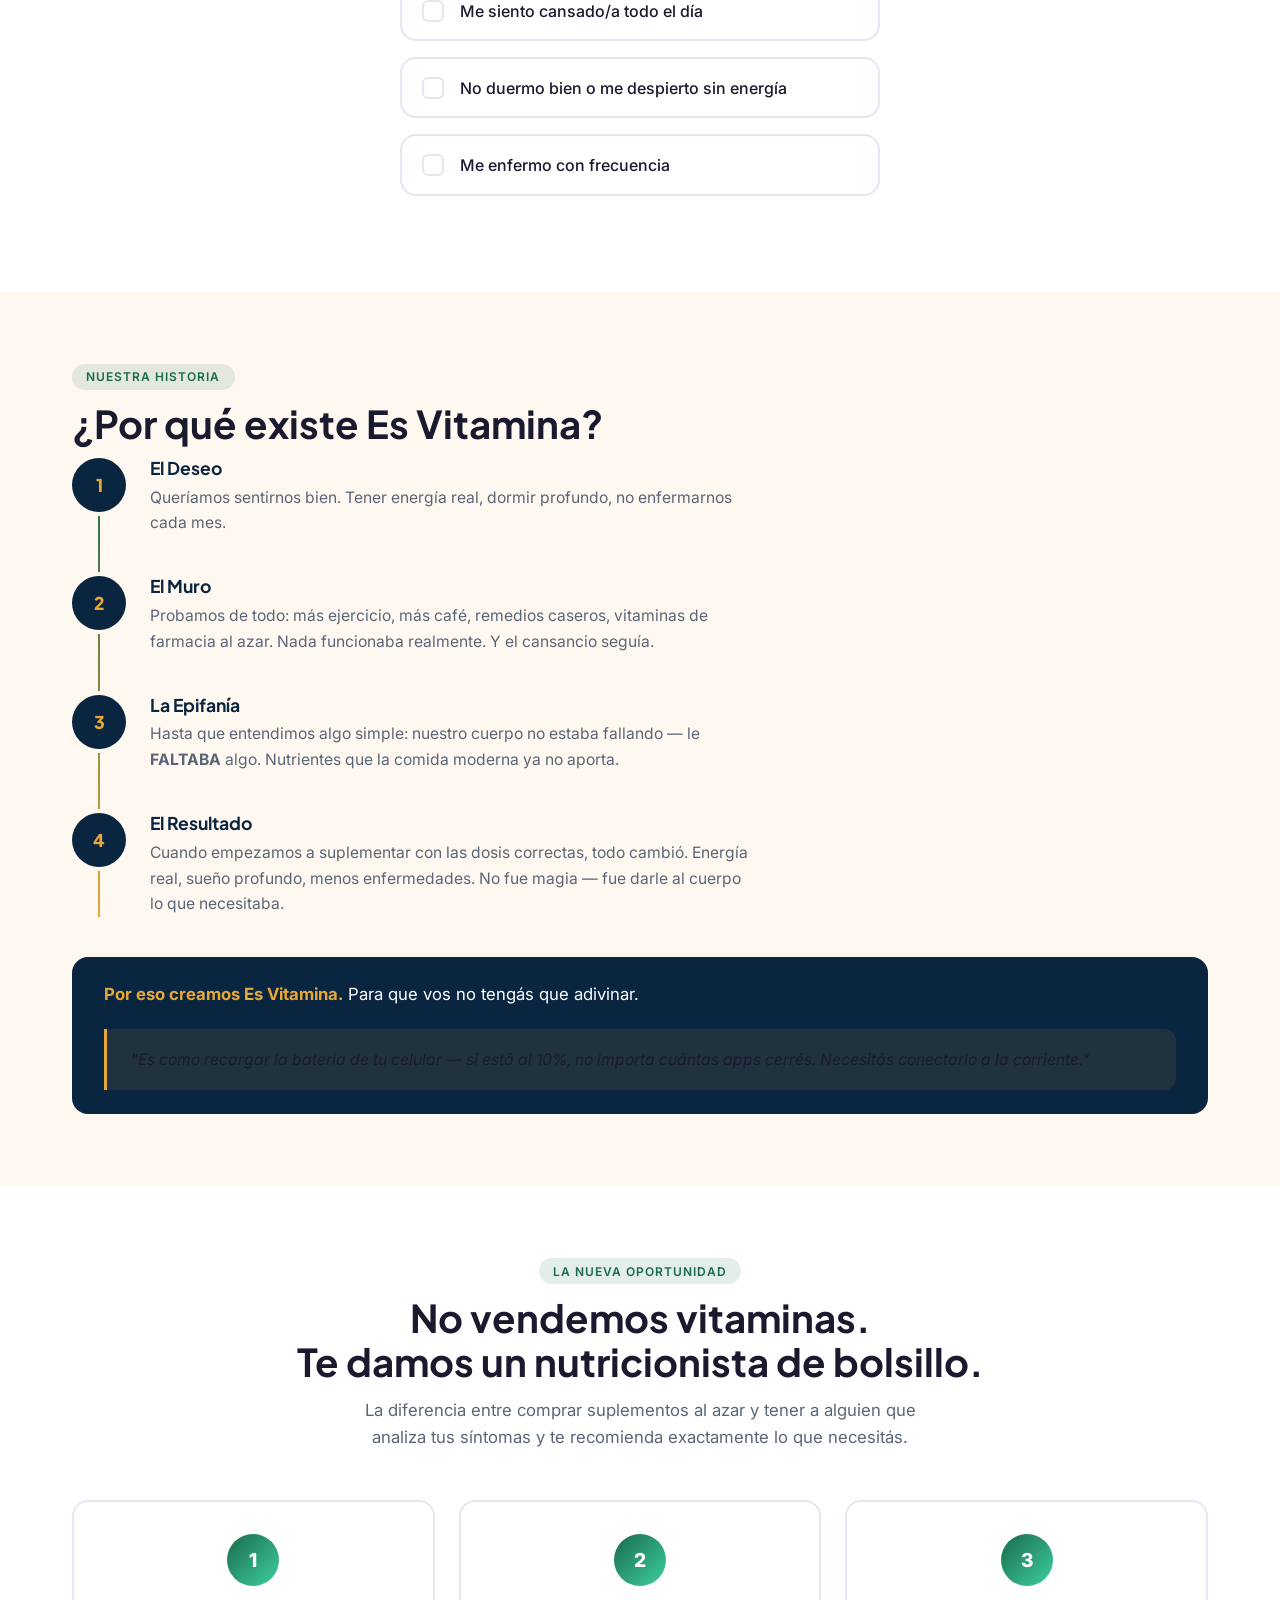
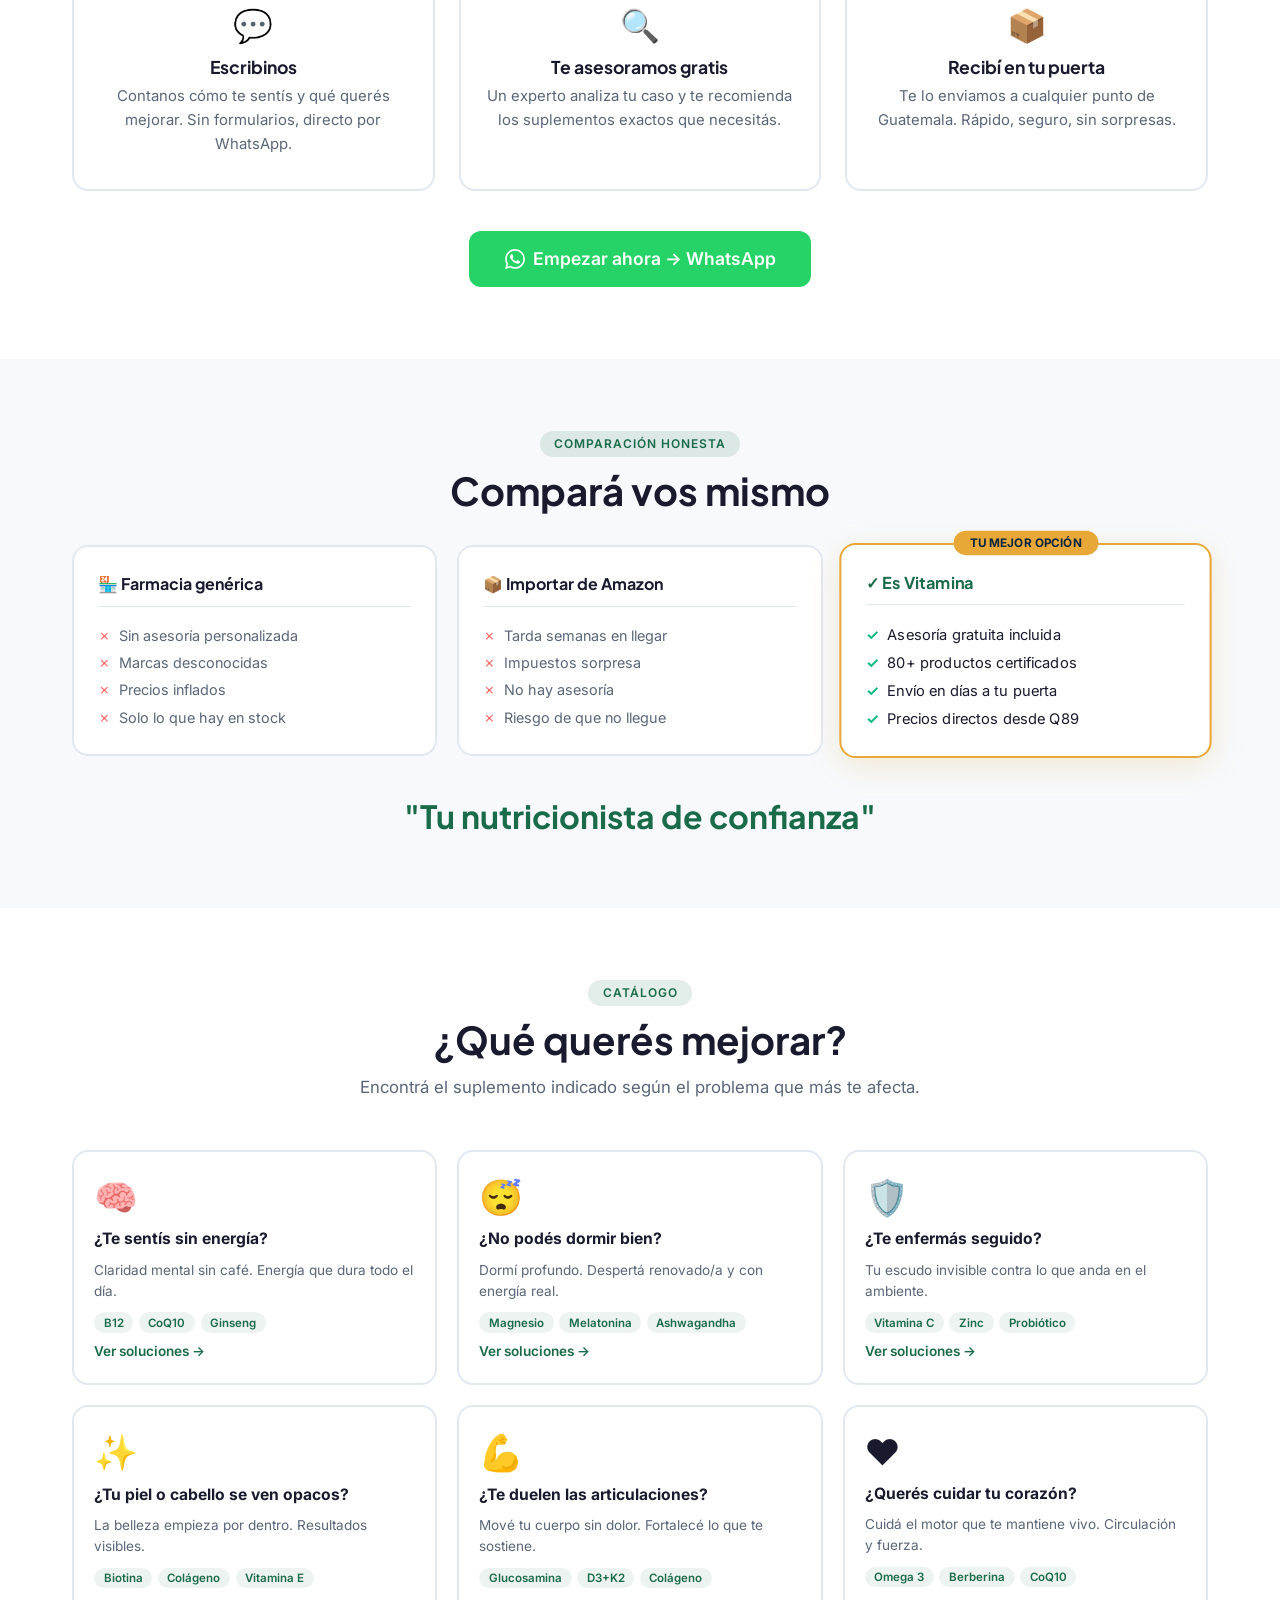
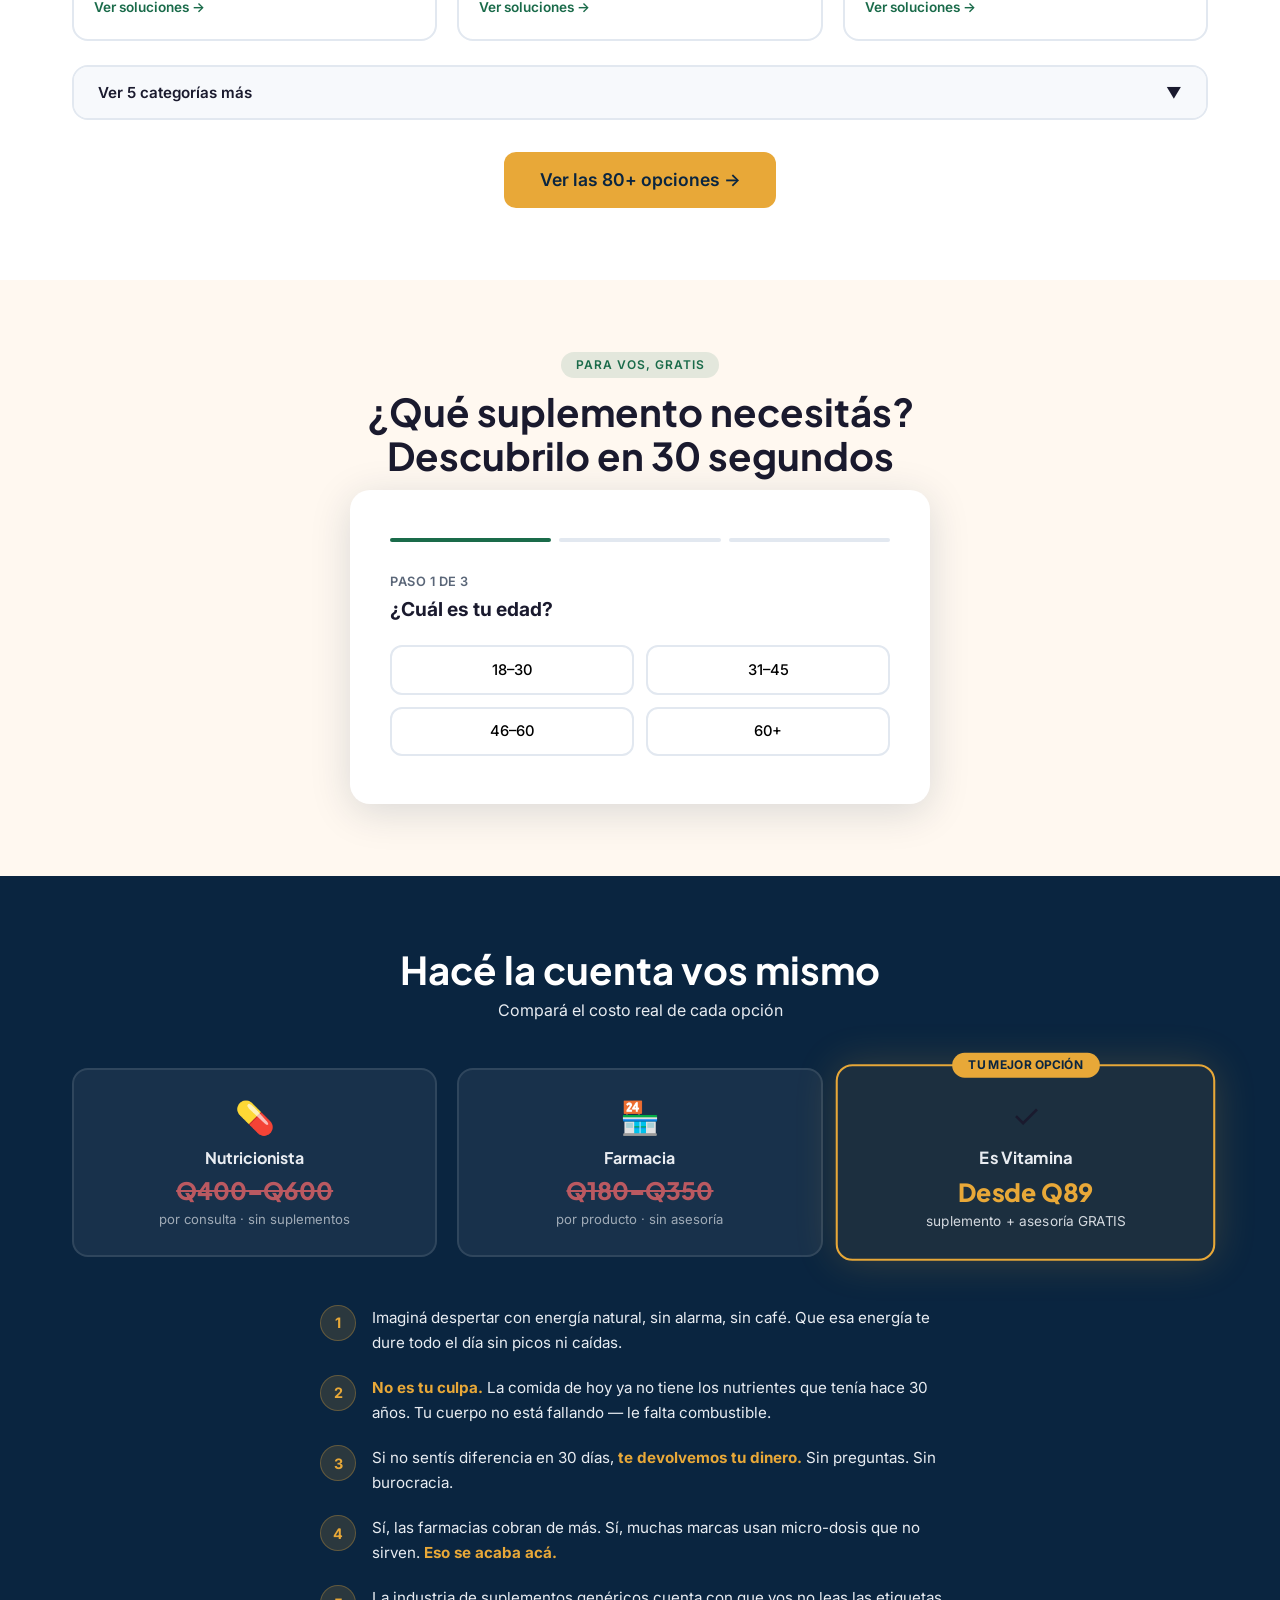
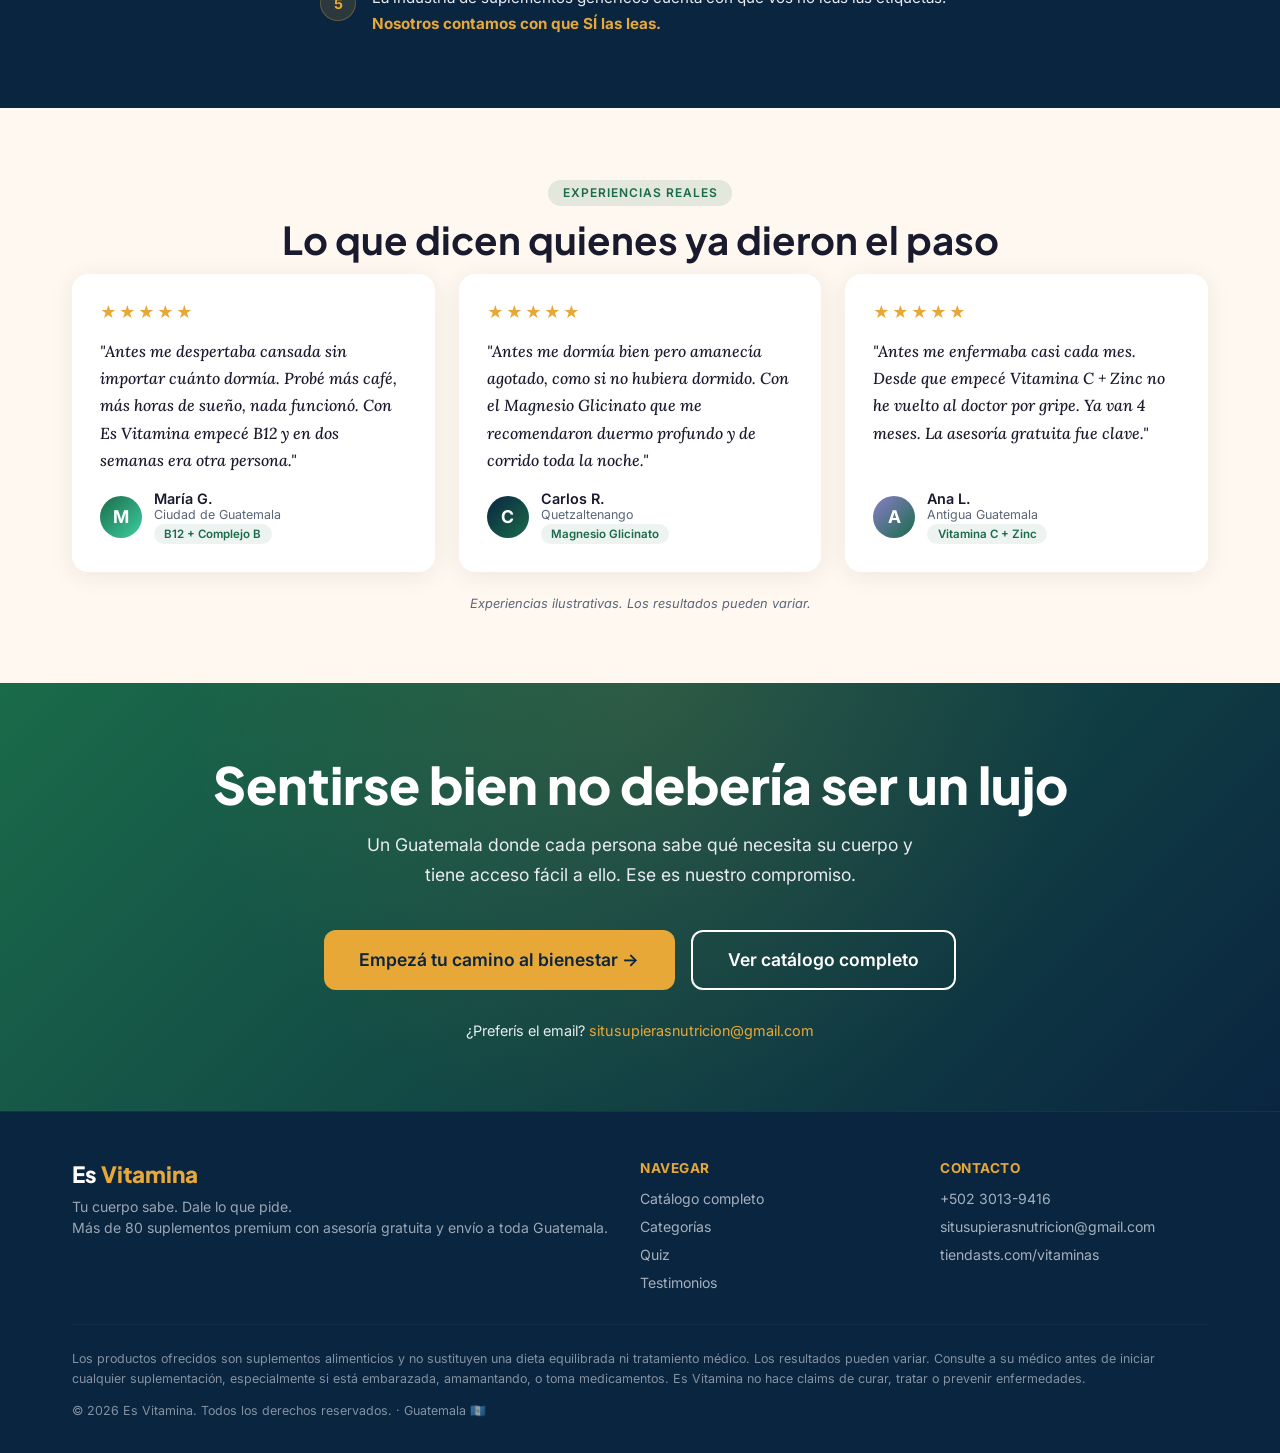
<file: archive/index_v2.html>
<!DOCTYPE html>
<html lang="es">
<head>
<meta charset="UTF-8">
<meta name="viewport" content="width=device-width, initial-scale=1.0">
<title>Es Vitamina — Tu Nutricionista de Confianza | Guatemala</title>
<meta name="description" content="80+ suplementos premium con asesoría gratuita. Envío a domicilio en toda Guatemala. Descubrí qué necesita tu cuerpo.">
<meta property="og:title" content="Es Vitamina — Tu Nutricionista de Confianza">
<meta property="og:description" content="¿Te sentís cansado? 7 de cada 10 guatemaltecos tienen deficiencias nutricionales. Asesoría gratis + envío a domicilio.">
<meta property="og:type" content="website">
<meta property="og:url" content="https://tiendasts.com/vitaminas">
<link rel="preconnect" href="https://fonts.googleapis.com">
<link rel="preconnect" href="https://fonts.gstatic.com" crossorigin>
<link href="https://fonts.googleapis.com/css2?family=Plus+Jakarta+Sans:wght@600;700;800&family=Inter:wght@400;500;600&family=Lora:ital,wght@1,500&display=swap" rel="stylesheet">
<style>
:root {
  --brand-deep:        #0A2540;
  --brand-primary:     #1A6B4A;
  --brand-accent:      #E8A838;
  --brand-mint:        #3ECFA0;
  --brand-coral:       #FF6B6B;
  --brand-lavender:    #8B7EC8;
  --bg-hero:           #0D1B2A;
  --bg-light:          #F7F9FC;
  --bg-warm:           #FFF8F0;
  --text-primary:      #1A1A2E;
  --text-secondary:    #5A6678;
  --text-on-dark:      #E8ECF1;
  --border-soft:       #E2E8F0;
  --cta-primary:       #E8A838;
  --cta-primary-hover: #D4952E;
  --cta-whatsapp:      #25D366;
  --success:           #10B981;
  --warning:           #F59E0B;
  --trust-badge:       #1A6B4A;
  --section-padding: clamp(3rem, 8vh, 6rem);
  --container-max: 1200px;
  --card-radius: 16px;
  --btn-radius: 12px;
  --card-shadow: 0 4px 24px rgba(10,37,64,0.08);
  --card-shadow-hover: 0 8px 40px rgba(10,37,64,0.15);
}
*,*::before,*::after{box-sizing:border-box;margin:0;padding:0}
html{scroll-behavior:smooth;font-size:16px}
body{font-family:'Inter',sans-serif;color:var(--text-primary);background:#fff;overflow-x:hidden}
h1,h2,h3,h4{font-family:'Plus Jakarta Sans',sans-serif;line-height:1.15}
.container{max-width:var(--container-max);margin:0 auto;padding:0 1.25rem}
@media(min-width:768px){.container{padding:0 2rem}}

/* FADE IN */
.fi{opacity:0;transform:translateY(28px);transition:opacity .6s ease,transform .6s ease}
.fi.vis{opacity:1;transform:translateY(0)}

/* BUTTONS */
.btn{display:inline-flex;align-items:center;gap:.5rem;padding:.85rem 1.75rem;border-radius:var(--btn-radius);font-family:'Inter',sans-serif;font-weight:600;font-size:1rem;cursor:pointer;border:none;text-decoration:none;transition:all .3s ease;white-space:nowrap}
.btn-lg{padding:1.1rem 2.2rem;font-size:1.1rem}
.btn-primary{background:var(--cta-primary);color:var(--brand-deep)}
.btn-primary:hover{background:var(--cta-primary-hover);transform:translateY(-2px);box-shadow:0 6px 20px rgba(232,168,56,.4)}
.btn-wa{background:var(--cta-whatsapp);color:#fff}
.btn-wa:hover{background:#20bd5a;transform:translateY(-2px);box-shadow:0 6px 20px rgba(37,211,102,.35)}
.btn-outline{background:transparent;border:2px solid #fff;color:#fff}
.btn-outline:hover{background:rgba(255,255,255,.1);transform:translateY(-2px)}

/* NAVBAR */
#nav{position:fixed;top:0;left:0;right:0;z-index:1000;padding:1rem 0;transition:all .35s ease}
#nav.scrolled{background:var(--brand-deep);padding:.65rem 0;box-shadow:0 2px 20px rgba(0,0,0,.3)}
.nav-inner{display:flex;align-items:center;justify-content:space-between;gap:1.5rem}
.nav-logo{font-family:'Plus Jakarta Sans',sans-serif;font-weight:800;font-size:1.4rem;color:#fff;text-decoration:none}
.nav-logo span{color:var(--brand-accent)}
.nav-links{display:none;list-style:none;gap:1.75rem}
@media(min-width:768px){.nav-links{display:flex}}
.nav-links a{color:var(--text-on-dark);text-decoration:none;font-size:.9rem;font-weight:500;opacity:.85;transition:opacity .2s}
.nav-links a:hover{opacity:1;color:var(--brand-accent)}
.nav-cta{padding:.5rem 1.1rem;font-size:.85rem;border-radius:8px}

/* HERO */
#hero{min-height:100vh;background:linear-gradient(135deg,var(--bg-hero) 0%,var(--brand-deep) 100%);display:flex;align-items:center;padding:6rem 0 4rem;position:relative;overflow:hidden}
.hero-blob{position:absolute;border-radius:50%;pointer-events:none}
.hero-blob.b1{width:600px;height:600px;top:-200px;right:-200px;background:radial-gradient(circle,rgba(26,107,74,.15) 0%,transparent 70%)}
.hero-blob.b2{width:400px;height:400px;bottom:-100px;left:-100px;background:radial-gradient(circle,rgba(232,168,56,.08) 0%,transparent 70%)}
.hero-grid{display:grid;grid-template-columns:1fr;gap:3rem;align-items:center}
@media(min-width:1024px){.hero-grid{grid-template-columns:1fr 1fr}}
.hero-pill{display:inline-flex;align-items:center;gap:.5rem;background:rgba(26,107,74,.25);border:1px solid rgba(62,207,160,.3);color:var(--brand-mint);padding:.4rem 1rem;border-radius:50px;font-size:.8rem;font-weight:600;letter-spacing:.5px;text-transform:uppercase;margin-bottom:1.25rem}
.hero-h1{font-size:clamp(2rem,5vw,3.5rem);font-weight:800;color:#fff;margin-bottom:1.25rem}
.hero-h1 em{font-style:normal;color:var(--brand-accent)}
.hero-sub{font-size:clamp(1rem,2.5vw,1.2rem);color:var(--text-on-dark);opacity:.85;line-height:1.65;margin-bottom:2rem}
.hero-ctas{display:flex;flex-wrap:wrap;gap:1rem;margin-bottom:2.5rem}
.hero-counter{display:flex;align-items:center;gap:.75rem;color:var(--text-on-dark);font-size:.9rem;opacity:.8}
.counter-badge{background:rgba(232,168,56,.15);border:1px solid rgba(232,168,56,.3);border-radius:50px;padding:.3rem .9rem;color:var(--brand-accent);font-weight:700;font-size:1rem}
.hero-visual{display:flex;justify-content:center;align-items:center}
.hero-svg-wrap{width:min(320px,90vw);height:min(320px,90vw)}
.hero-svg-wrap svg{width:100%;height:100%}
@keyframes fl1{0%,100%{transform:translate(0,0) scale(1);opacity:.6}50%{transform:translate(8px,-14px) scale(1.1);opacity:1}}
@keyframes fl2{0%,100%{transform:translate(0,0);opacity:.4}50%{transform:translate(-10px,10px);opacity:.8}}
@keyframes fl3{0%,100%{transform:translate(0,0);opacity:.5}50%{transform:translate(12px,6px);opacity:.9}}
.p1{animation:fl1 4s ease-in-out infinite}
.p2{animation:fl2 5s ease-in-out infinite}
.p3{animation:fl3 6s ease-in-out infinite}

/* TRUST BAR */
#trust{background:var(--bg-light);padding:2rem 0;border-top:1px solid var(--border-soft);border-bottom:1px solid var(--border-soft)}
.trust-grid{display:grid;grid-template-columns:repeat(2,1fr);gap:1.25rem}
@media(min-width:768px){.trust-grid{grid-template-columns:repeat(4,1fr)}}
.trust-item{display:flex;flex-direction:column;align-items:center;text-align:center;gap:.5rem}
.trust-icon{width:44px;height:44px;background:rgba(26,107,74,.1);border-radius:12px;display:flex;align-items:center;justify-content:center}
.trust-icon svg{width:22px;height:22px;fill:var(--brand-primary)}
.trust-label{font-size:.85rem;font-weight:600}
.trust-sub{font-size:.75rem;color:var(--text-secondary)}

/* SECTIONS COMMON */
.sec{padding:var(--section-padding) 0}
.sec-label{display:inline-block;background:rgba(26,107,74,.12);color:var(--brand-primary);font-size:.75rem;font-weight:600;letter-spacing:1px;text-transform:uppercase;padding:.35rem .9rem;border-radius:50px;margin-bottom:.75rem}
.sec-h2{font-size:clamp(1.6rem,4vw,2.4rem);font-weight:700;margin-bottom:.75rem}
.sec-sub{color:var(--text-secondary);font-size:1.05rem;max-width:560px;margin:0 auto 3rem;line-height:1.65}
.text-center{text-align:center}

/* PRE-FRAME */
.stat-big{font-family:'Plus Jakarta Sans',sans-serif;font-size:clamp(2rem,5.5vw,3.5rem);font-weight:800;color:var(--brand-primary);text-align:center;line-height:1.15;margin:1.5rem 0 .75rem}
.preframe-sub{text-align:center;color:var(--text-secondary);font-size:1.05rem;max-width:540px;margin:0 auto 2.5rem;line-height:1.65}
.symptom-grid{display:flex;flex-direction:column;gap:1rem;max-width:480px;margin:0 auto 1.5rem}
.symptom-card{display:flex;align-items:center;gap:1rem;padding:1.1rem 1.25rem;border:2px solid var(--border-soft);border-radius:var(--card-radius);cursor:pointer;transition:all .3s;background:#fff;user-select:none}
.symptom-card:hover{border-color:var(--brand-mint);background:rgba(62,207,160,.04)}
.symptom-card.chk{border-color:var(--brand-primary);background:rgba(26,107,74,.06)}
.symptom-cb{width:22px;height:22px;border:2px solid var(--border-soft);border-radius:6px;flex-shrink:0;display:flex;align-items:center;justify-content:center;transition:all .25s;background:#fff}
.symptom-card.chk .symptom-cb{background:var(--brand-primary);border-color:var(--brand-primary)}
.symptom-card.chk .symptom-cb::after{content:'';width:6px;height:10px;border:2px solid #fff;border-top:none;border-left:none;transform:rotate(45deg) translateY(-1px);display:block}
.symptom-text{font-weight:500;font-size:1rem}
#pf-msg{display:none;text-align:center;padding:1.25rem;background:rgba(26,107,74,.08);border:1px solid rgba(26,107,74,.2);border-radius:var(--card-radius);color:var(--brand-primary);font-weight:600;max-width:480px;margin:0 auto;opacity:0;transition:opacity .4s}
#pf-msg.show{display:block;opacity:1}

/* EPIPHANY */
.bridge-wrap{position:relative;max-width:680px}
.bridge-wrap::before{content:'';position:absolute;left:26px;top:0;bottom:0;width:2px;background:linear-gradient(to bottom,var(--brand-primary),var(--brand-accent))}
.bridge-item{display:flex;gap:1.5rem;margin-bottom:2.5rem;position:relative}
.bridge-num{flex-shrink:0;width:54px;height:54px;background:var(--brand-deep);color:var(--brand-accent);border-radius:50%;display:flex;align-items:center;justify-content:center;font-family:'Plus Jakarta Sans',sans-serif;font-weight:800;font-size:1.1rem;position:relative;z-index:1;box-shadow:0 0 0 4px var(--bg-warm)}
.bridge-content h3{font-size:1.1rem;font-weight:700;color:var(--brand-deep);margin-bottom:.4rem}
.bridge-content p{color:var(--text-secondary);line-height:1.65;font-size:.98rem}
.epi-close{margin-top:2rem;padding:1.5rem 2rem;background:var(--brand-deep);border-radius:var(--card-radius);color:#fff;font-size:1.05rem;line-height:1.65}
.epi-close strong{color:var(--brand-accent)}
.analogy{margin-top:1.25rem;padding:1.1rem 1.5rem;background:rgba(232,168,56,.1);border-left:3px solid var(--brand-accent);border-radius:0 12px 12px 0;font-style:italic;color:var(--text-primary);font-size:.98rem;line-height:1.65}

/* HOW IT WORKS */
.steps-grid{display:grid;grid-template-columns:1fr;gap:1.5rem;margin-bottom:2.5rem}
@media(min-width:768px){.steps-grid{grid-template-columns:repeat(3,1fr)}}
.step-card{text-align:center;padding:2rem 1.5rem;border:2px solid var(--border-soft);border-radius:var(--card-radius);transition:all .3s;background:#fff}
.step-card:hover{border-color:var(--brand-primary);box-shadow:var(--card-shadow-hover);transform:translateY(-4px)}
.step-num{width:52px;height:52px;background:linear-gradient(135deg,var(--brand-primary),var(--brand-mint));color:#fff;border-radius:50%;display:flex;align-items:center;justify-content:center;font-weight:800;font-size:1.2rem;margin:0 auto 1.25rem}
.step-icon{font-size:2rem;margin-bottom:.75rem}
.step-card h3{font-size:1.1rem;font-weight:700;margin-bottom:.5rem}
.step-card p{color:var(--text-secondary);font-size:.93rem;line-height:1.6}

/* POSITIONING */
.compare-grid{display:grid;grid-template-columns:1fr;gap:1.25rem;margin:2rem 0}
@media(min-width:768px){.compare-grid{grid-template-columns:repeat(3,1fr)}}
.compare-col{border-radius:var(--card-radius);padding:1.75rem 1.5rem;background:#fff;border:2px solid var(--border-soft);position:relative}
.compare-col.winner{border-color:var(--brand-accent);box-shadow:0 8px 32px rgba(232,168,56,.2);transform:scale(1.02)}
.winner-badge{position:absolute;top:-14px;left:50%;transform:translateX(-50%);background:var(--brand-accent);color:var(--brand-deep);padding:.3rem 1rem;border-radius:50px;font-size:.72rem;font-weight:700;text-transform:uppercase;white-space:nowrap}
.compare-col h3{font-size:1rem;font-weight:700;margin-bottom:1.25rem;padding-bottom:.75rem;border-bottom:1px solid var(--border-soft)}
.compare-col.winner h3{color:var(--brand-primary)}
.compare-list{list-style:none;display:flex;flex-direction:column;gap:.65rem}
.compare-list li{display:flex;align-items:flex-start;gap:.5rem;font-size:.9rem;color:var(--text-secondary)}
.compare-col.winner .compare-list li{color:var(--text-primary)}
.chk-ico{color:var(--success);font-weight:700;flex-shrink:0}
.x-ico{color:var(--brand-coral);flex-shrink:0}
.pos-word{text-align:center;margin-top:2.5rem;font-family:'Plus Jakarta Sans',sans-serif;font-size:clamp(1.4rem,3.5vw,2rem);font-weight:700;color:var(--brand-primary)}

/* CATEGORIES */
.cat-grid{display:grid;grid-template-columns:repeat(2,1fr);gap:1.25rem;margin-bottom:1.5rem}
@media(min-width:768px){.cat-grid{grid-template-columns:repeat(3,1fr)}}
.cat-card{padding:1.5rem 1.25rem;border:2px solid var(--border-soft);border-radius:var(--card-radius);background:#fff;transition:all .3s;text-decoration:none;color:inherit;display:flex;flex-direction:column;gap:.65rem}
.cat-card:hover{border-color:var(--brand-primary);box-shadow:var(--card-shadow-hover);transform:translateY(-3px)}
.cat-emoji{font-size:2.2rem}
.cat-q{font-size:.98rem;font-weight:700;line-height:1.3}
.cat-desc{font-size:.85rem;color:var(--text-secondary);line-height:1.55}
.cat-chips{display:flex;flex-wrap:wrap;gap:.35rem}
.chip{background:rgba(26,107,74,.08);color:var(--brand-primary);font-size:.72rem;font-weight:600;padding:.2rem .6rem;border-radius:50px}
.cat-link{font-size:.85rem;font-weight:600;color:var(--brand-primary);display:flex;align-items:center;gap:.25rem;margin-top:auto}
.cat-extra{border:2px solid var(--border-soft);border-radius:var(--card-radius);overflow:hidden;margin-bottom:2rem}
.cat-toggle{width:100%;background:var(--bg-light);border:none;padding:1rem 1.5rem;text-align:left;font-family:'Inter',sans-serif;font-size:.95rem;font-weight:600;color:var(--text-primary);cursor:pointer;display:flex;justify-content:space-between;align-items:center}
.extra-body{display:none;padding:1rem 1.5rem;grid-template-columns:repeat(2,1fr);gap:.75rem}
@media(min-width:768px){.extra-body{grid-template-columns:repeat(5,1fr)}}
.extra-body.open{display:grid}
.mini-cat{display:flex;flex-direction:column;align-items:center;text-align:center;gap:.4rem;padding:.75rem;border-radius:12px;background:var(--bg-light);font-size:.82rem;font-weight:500;color:var(--text-primary);text-decoration:none;transition:all .25s}
.mini-cat:hover{background:rgba(26,107,74,.08);color:var(--brand-primary)}
.mini-cat span{font-size:1.5rem}
.cat-cta{text-align:center}

/* QUIZ */
.quiz-box{max-width:580px;margin:0 auto;background:#fff;border-radius:20px;padding:2.5rem 2rem;box-shadow:var(--card-shadow-hover)}
@media(min-width:768px){.quiz-box{padding:3rem 2.5rem}}
.quiz-progress{display:flex;gap:.5rem;margin-bottom:2rem}
.qbar{flex:1;height:4px;background:var(--border-soft);border-radius:2px;transition:background .35s}
.qbar.on{background:var(--brand-primary)}
.qstep{display:none}
.qstep.active{display:block}
.q-label{font-size:.8rem;font-weight:600;color:var(--text-secondary);text-transform:uppercase;letter-spacing:.5px;margin-bottom:.5rem}
.q-text{font-size:1.2rem;font-weight:700;margin-bottom:1.5rem}
.q-opts{display:grid;grid-template-columns:repeat(2,1fr);gap:.75rem}
.q-opt{padding:.85rem 1rem;border:2px solid var(--border-soft);border-radius:12px;background:#fff;font-family:'Inter',sans-serif;font-size:.92rem;font-weight:500;cursor:pointer;transition:all .25s;text-align:center}
.q-opt:hover{border-color:var(--brand-primary);background:rgba(26,107,74,.04)}
.q-opt.sel{border-color:var(--brand-primary);background:rgba(26,107,74,.08);color:var(--brand-primary);font-weight:600}
.qresult{display:none;text-align:center}
.qresult.active{display:block}
.res-badge{display:inline-block;background:rgba(26,107,74,.1);color:var(--brand-primary);padding:.4rem 1.1rem;border-radius:50px;font-size:.8rem;font-weight:700;text-transform:uppercase;letter-spacing:.5px;margin-bottom:1rem}
.qresult h3{font-size:1.4rem;margin-bottom:.5rem}
.qresult p{color:var(--text-secondary);line-height:1.65;margin-bottom:1.5rem}

/* PERSUASION */
#persuasion{background:var(--brand-deep);padding:var(--section-padding) 0}
.pers-h2{color:#fff;font-size:clamp(1.6rem,4vw,2.4rem);font-weight:700;text-align:center;margin-bottom:.5rem}
.pers-sub{color:var(--text-on-dark);text-align:center;opacity:.7;margin-bottom:3rem;font-size:1rem}
.price-grid{display:grid;grid-template-columns:1fr;gap:1.25rem;margin-bottom:3rem}
@media(min-width:768px){.price-grid{grid-template-columns:repeat(3,1fr)}}
.price-card{background:rgba(255,255,255,.06);border:2px solid rgba(255,255,255,.1);border-radius:var(--card-radius);padding:1.75rem 1.5rem;text-align:center;position:relative}
.price-card.best{border-color:var(--brand-accent);background:rgba(232,168,56,.08);transform:scale(1.04);box-shadow:0 0 40px rgba(232,168,56,.2)}
.best-badge{position:absolute;top:-13px;left:50%;transform:translateX(-50%);background:var(--brand-accent);color:var(--brand-deep);padding:.3rem 1rem;border-radius:50px;font-size:.72rem;font-weight:700;text-transform:uppercase;white-space:nowrap}
.price-icon{font-size:2rem;margin-bottom:.75rem}
.price-card h3{color:var(--text-on-dark);font-size:1rem;font-weight:700;margin-bottom:.5rem}
.price-amount{font-family:'Plus Jakarta Sans',sans-serif;font-size:1.5rem;font-weight:800;margin-bottom:.35rem}
.price-card:not(.best) .price-amount{color:var(--brand-coral);text-decoration:line-through;opacity:.7}
.price-card.best .price-amount{color:var(--brand-accent)}
.price-note{color:var(--text-on-dark);opacity:.65;font-size:.82rem}
.price-card.best .price-note{opacity:.9}
.warren-list{list-style:none;display:flex;flex-direction:column;gap:1.25rem;max-width:640px;margin:0 auto}
.warren-item{display:flex;gap:1rem;align-items:flex-start}
.warren-num{flex-shrink:0;width:36px;height:36px;background:rgba(232,168,56,.15);border:1px solid rgba(232,168,56,.3);border-radius:50%;display:flex;align-items:center;justify-content:center;color:var(--brand-accent);font-weight:700;font-size:.9rem}
.warren-text{color:var(--text-on-dark);line-height:1.65;font-size:.95rem}
.warren-text strong{color:var(--brand-accent)}

/* TESTIMONIOS */
.testi-grid{display:grid;grid-template-columns:1fr;gap:1.5rem}
@media(min-width:768px){.testi-grid{grid-template-columns:repeat(3,1fr)}}
.testi-card{background:#fff;border-radius:var(--card-radius);padding:1.75rem;box-shadow:var(--card-shadow);display:flex;flex-direction:column;gap:1rem}
.stars{color:var(--brand-accent);font-size:1rem;letter-spacing:2px}
.testi-quote{font-family:'Lora',serif;font-style:italic;font-weight:500;font-size:1rem;color:var(--text-primary);line-height:1.7;flex:1}
.testi-author{display:flex;align-items:center;gap:.75rem}
.testi-avatar{width:42px;height:42px;border-radius:50%;display:flex;align-items:center;justify-content:center;font-weight:700;font-size:1.1rem;color:#fff;flex-shrink:0}
.testi-name{font-weight:600;font-size:.9rem}
.testi-meta{font-size:.78rem;color:var(--text-secondary)}
.testi-prod{display:inline-block;background:rgba(26,107,74,.08);color:var(--brand-primary);padding:.2rem .65rem;border-radius:50px;font-size:.72rem;font-weight:600}
.testi-disc{text-align:center;font-style:italic;color:var(--text-secondary);font-size:.8rem;margin-top:1.5rem}

/* CTA FINAL */
#cta-final{background:linear-gradient(135deg,var(--brand-primary) 0%,var(--brand-deep) 100%);padding:var(--section-padding) 0;text-align:center;position:relative;overflow:hidden}
#cta-final::before{content:'';position:absolute;inset:0;background:radial-gradient(circle at 50% 0%,rgba(232,168,56,.12) 0%,transparent 60%);pointer-events:none}
.cta-h2{font-size:clamp(2rem,5vw,3.2rem);font-weight:800;color:#fff;margin-bottom:1rem;position:relative}
.cta-sub{color:var(--text-on-dark);opacity:.85;font-size:1.1rem;max-width:560px;margin:0 auto 2.5rem;line-height:1.7;position:relative}
.cta-btns{display:flex;flex-wrap:wrap;justify-content:center;gap:1rem;margin-bottom:2rem;position:relative}
@keyframes pulse-cta{0%,100%{box-shadow:0 0 0 0 rgba(232,168,56,.5)}50%{box-shadow:0 0 0 16px rgba(232,168,56,0)}}
.btn-pulse{animation:pulse-cta 2.5s ease-in-out infinite}
.cta-email{color:var(--text-on-dark);opacity:.7;font-size:.9rem;position:relative}
.cta-email a{color:var(--brand-accent);text-decoration:none}
.cta-email a:hover{text-decoration:underline}

/* FOOTER */
footer{background:var(--brand-deep);color:var(--text-on-dark);padding:3rem 0 2rem;border-top:1px solid rgba(255,255,255,.06)}
.footer-grid{display:grid;grid-template-columns:1fr;gap:2rem}
@media(min-width:768px){.footer-grid{grid-template-columns:2fr 1fr 1fr}}
.footer-logo{font-family:'Plus Jakarta Sans',sans-serif;font-weight:800;font-size:1.4rem;color:#fff;margin-bottom:.5rem}
.footer-logo span{color:var(--brand-accent)}
.footer-tag{font-size:.88rem;opacity:.65;line-height:1.5;margin-bottom:1rem}
.footer-links-title{font-weight:700;font-size:.85rem;text-transform:uppercase;letter-spacing:.5px;color:var(--brand-accent);margin-bottom:.75rem}
.footer-links{list-style:none;display:flex;flex-direction:column;gap:.5rem}
.footer-links a{color:var(--text-on-dark);opacity:.7;text-decoration:none;font-size:.88rem;transition:opacity .2s}
.footer-links a:hover{opacity:1}
.footer-bottom{border-top:1px solid rgba(255,255,255,.07);margin-top:2rem;padding-top:1.5rem;font-size:.78rem;opacity:.55;line-height:1.6}

/* WHATSAPP FAB */
#wa-fab{position:fixed;bottom:1.5rem;right:1.5rem;z-index:999;width:58px;height:58px;background:var(--cta-whatsapp);border-radius:50%;display:flex;align-items:center;justify-content:center;text-decoration:none;transition:transform .3s}
@keyframes pulse-wa{0%,100%{box-shadow:0 0 0 0 rgba(37,211,102,.5)}50%{box-shadow:0 0 0 14px rgba(37,211,102,0)}}
#wa-fab{animation:pulse-wa 2.5s ease-in-out infinite;box-shadow:0 4px 20px rgba(37,211,102,.45)}
#wa-fab:hover{transform:scale(1.1)}
#wa-fab svg{width:30px;height:30px;fill:#fff}
</style>
</head>
<body>

<!-- NAVBAR -->
<header>
<nav id="nav">
<div class="container">
<div class="nav-inner">
  <a href="#hero" class="nav-logo">Es <span>Vitamina</span></a>
  <ul class="nav-links">
    <li><a href="#preframe">El Problema</a></li>
    <li><a href="#como-funciona">Cómo Funciona</a></li>
    <li><a href="#categorias">Productos</a></li>
    <li><a href="#cta-final">Contacto</a></li>
  </ul>
  <a href="https://wa.me/50230139416?text=Hola!%20Quiero%20asesor%C3%ADa%20sobre%20suplementos" target="_blank" rel="noopener" class="btn btn-wa nav-cta">WhatsApp</a>
</div>
</div>
</nav>
</header>

<main>

<!-- S2: HERO -->
<section id="hero">
<div class="hero-blob b1"></div>
<div class="hero-blob b2"></div>
<div class="container">
<div class="hero-grid">
  <div class="fi">
    <div class="hero-pill">🇬🇹 Guatemala · Suplementos Premium</div>
    <h1 class="hero-h1">¿Y si tu cansancio<br><em>no es por falta de sueño?</em></h1>
    <p class="hero-sub">7 de cada 10 guatemaltecos tienen al menos una deficiencia nutricional. Tu cuerpo te manda señales. Es hora de escucharlo.</p>
    <div class="hero-ctas">
      <a href="#quiz" class="btn btn-primary btn-lg">Descubrí qué necesitás →</a>
      <a href="https://wa.me/50230139416?text=Hola!%20Quiero%20asesor%C3%ADa%20sobre%20suplementos" target="_blank" rel="noopener" class="btn btn-wa btn-lg">
        <svg width="20" height="20" viewBox="0 0 24 24" fill="currentColor"><path d="M17.472 14.382c-.297-.149-1.758-.867-2.03-.967-.273-.099-.471-.148-.67.15-.197.297-.767.966-.94 1.164-.173.199-.347.223-.644.075-.297-.15-1.255-.463-2.39-1.475-.883-.788-1.48-1.761-1.653-2.059-.173-.297-.018-.458.13-.606.134-.133.298-.347.446-.52.149-.174.198-.298.298-.497.099-.198.05-.371-.025-.52-.075-.149-.669-1.612-.916-2.207-.242-.579-.487-.5-.669-.51-.173-.008-.371-.01-.57-.01-.198 0-.52.074-.792.372-.272.297-1.04 1.016-1.04 2.479 0 1.462 1.065 2.875 1.213 3.074.149.198 2.096 3.2 5.077 4.487.709.306 1.262.489 1.694.625.712.227 1.36.195 1.871.118.571-.085 1.758-.719 2.006-1.413.248-.694.248-1.289.173-1.413-.074-.124-.272-.198-.57-.347m-5.421 7.403h-.004a9.87 9.87 0 01-5.031-1.378l-.361-.214-3.741.982.998-3.648-.235-.374a9.86 9.86 0 01-1.51-5.26c.001-5.45 4.436-9.884 9.888-9.884 2.64 0 5.122 1.03 6.988 2.898a9.825 9.825 0 012.893 6.994c-.003 5.45-4.437 9.884-9.885 9.884m8.413-18.297A11.815 11.815 0 0012.05 0C5.495 0 .16 5.335.157 11.892c0 2.096.547 4.142 1.588 5.945L.057 24l6.305-1.654a11.882 11.882 0 005.683 1.448h.005c6.554 0 11.89-5.335 11.893-11.893a11.821 11.821 0 00-3.48-8.413z"/></svg>
        Hablá con un asesor gratis
      </a>
    </div>
    <div class="hero-counter">
      <div class="counter-badge"><span id="cnum">0</span>+</div>
      <span>personas ya confían en Es Vitamina</span>
    </div>
  </div>
  <div class="hero-visual fi">
    <div class="hero-svg-wrap">
      <svg viewBox="0 0 320 320" xmlns="http://www.w3.org/2000/svg">
        <defs>
          <radialGradient id="rg1" cx="50%" cy="50%" r="50%">
            <stop offset="0%" stop-color="#1A6B4A" stop-opacity="0.35"/>
            <stop offset="100%" stop-color="#0A2540" stop-opacity="0"/>
          </radialGradient>
        </defs>
        <circle cx="160" cy="160" r="140" fill="none" stroke="rgba(26,107,74,0.15)" stroke-width="1.5" stroke-dasharray="6 4"/>
        <circle cx="160" cy="160" r="110" fill="none" stroke="rgba(232,168,56,0.12)" stroke-width="1"/>
        <circle cx="160" cy="160" r="90" fill="url(#rg1)"/>
        <!-- Bottle -->
        <rect x="132" y="98" width="56" height="78" rx="10" fill="#1A6B4A" opacity="0.9"/>
        <rect x="143" y="82" width="34" height="20" rx="6" fill="#3ECFA0" opacity="0.9"/>
        <rect x="148" y="74" width="24" height="12" rx="4" fill="#E8A838"/>
        <rect x="143" y="122" width="34" height="2" rx="1" fill="rgba(255,255,255,0.3)"/>
        <rect x="143" y="130" width="26" height="2" rx="1" fill="rgba(255,255,255,0.2)"/>
        <rect x="143" y="138" width="30" height="2" rx="1" fill="rgba(255,255,255,0.2)"/>
        <!-- Particles -->
        <circle cx="72" cy="112" r="8" fill="#3ECFA0" opacity="0.7" class="p1"/>
        <circle cx="248" cy="94" r="6" fill="#E8A838" opacity="0.8" class="p2"/>
        <circle cx="82" cy="218" r="10" fill="#8B7EC8" opacity="0.6" class="p3"/>
        <circle cx="258" cy="208" r="7" fill="#3ECFA0" opacity="0.65" class="p1"/>
        <circle cx="152" cy="250" r="5" fill="#E8A838" opacity="0.75" class="p2"/>
        <circle cx="240" cy="152" r="9" fill="#1A6B4A" opacity="0.5" class="p3"/>
        <ellipse cx="68" cy="162" rx="14" ry="6" fill="#E8A838" opacity="0.6" transform="rotate(-20 68 162)" class="p1"/>
        <ellipse cx="264" cy="138" rx="12" ry="5" fill="#3ECFA0" opacity="0.55" transform="rotate(15 264 138)" class="p2"/>
      </svg>
    </div>
  </div>
</div>
</div>
</section>

<!-- S3: TRUST BAR -->
<section id="trust">
<div class="container">
<div class="trust-grid fi">
  <div class="trust-item">
    <div class="trust-icon"><svg viewBox="0 0 24 24"><path d="M20 8h-3V4H3c-1.1 0-2 .9-2 2v11h2c0 1.66 1.34 3 3 3s3-1.34 3-3h6c0 1.66 1.34 3 3 3s3-1.34 3-3h2v-5l-3-4zM6 18.5c-.83 0-1.5-.67-1.5-1.5s.67-1.5 1.5-1.5 1.5.67 1.5 1.5-.67 1.5-1.5 1.5zm13.5-9l1.96 2.5H17V9.5h2.5zm-1.5 9c-.83 0-1.5-.67-1.5-1.5s.67-1.5 1.5-1.5 1.5.67 1.5 1.5-.67 1.5-1.5 1.5z"/></svg></div>
    <div class="trust-label">Envío a domicilio</div>
    <div class="trust-sub">Toda Guatemala</div>
  </div>
  <div class="trust-item">
    <div class="trust-icon"><svg viewBox="0 0 24 24"><path d="M20 6h-2.18c.07-.44.18-.88.18-1.38 0-2.55-2.07-4.62-4.62-4.62-1.36 0-2.58.59-3.44 1.53L8 3.66 6.06 1.53C5.2.59 3.98 0 2.62 0 .07 0-2 2.07-2 4.62c0 .5.11.94.18 1.38H-2v16h24V6zm-8.8-3.27c.44-.55 1.09-.88 1.8-.88 1.42 0 2.62 1.2 2.62 2.62 0 .38-.13.74-.24 1.04-.01.03-.04.05-.06.08H11.2l-.06-.08c-.11-.3-.24-.66-.24-1.04 0-.75.29-1.44.8-1.74zm-8.6 0C3.04.73 3.69.4 4.4.4c.71 0 1.36.33 1.8.88.51.3.8.99.8 1.74 0 .38-.13.74-.24 1.04-.01.03-.04.05-.06.08H2.1l-.06-.08C1.93 3.76 1.8 3.4 1.8 3.02c0-1.42 1.2-2.62 2.62-2.62L4 2.73zM2 20V8h20v12H2z"/></svg></div>
    <div class="trust-label">80+ productos</div>
    <div class="trust-sub">Marcas certificadas</div>
  </div>
  <div class="trust-item">
    <div class="trust-icon"><svg viewBox="0 0 24 24"><path d="M20 2H4c-1.1 0-2 .9-2 2v18l4-4h14c1.1 0 2-.9 2-2V4c0-1.1-.9-2-2-2zm-2 12H6v-2h12v2zm0-3H6V9h12v2zm0-3H6V6h12v2z"/></svg></div>
    <div class="trust-label">Asesoría gratuita</div>
    <div class="trust-sub">Por WhatsApp</div>
  </div>
  <div class="trust-item">
    <div class="trust-icon"><svg viewBox="0 0 24 24"><path d="M12 1L3 5v6c0 5.55 3.84 10.74 9 12 5.16-1.26 9-6.45 9-12V5l-9-4zm-2 16l-4-4 1.41-1.41L10 14.17l6.59-6.59L18 9l-8 8z"/></svg></div>
    <div class="trust-label">Garantía 30 días</div>
    <div class="trust-sub">Satisfacción total</div>
  </div>
</div>
</div>
</section>

<!-- S4: PRE-FRAME -->
<section id="preframe" class="sec">
<div class="container">
  <div class="fi text-center">
    <div class="sec-label">Lo que nadie te dice</div>
    <h2 class="sec-h2" style="max-width:600px;margin:0 auto .5rem">Lo que nadie te dice sobre tu alimentación</h2>
    <div class="stat-big">"La comida de hoy tiene<br>40% menos nutrientes<br>que hace 30 años"</div>
    <p class="preframe-sub">Por eso te sentís cansado, dormís mal y te enfermás seguido.<br><strong>No es tu culpa.</strong></p>
  </div>
  <div class="symptom-grid fi">
    <div class="symptom-card" onclick="toggleSymptom(this)">
      <div class="symptom-cb"></div>
      <span class="symptom-text">Me siento cansado/a todo el día</span>
    </div>
    <div class="symptom-card" onclick="toggleSymptom(this)">
      <div class="symptom-cb"></div>
      <span class="symptom-text">No duermo bien o me despierto sin energía</span>
    </div>
    <div class="symptom-card" onclick="toggleSymptom(this)">
      <div class="symptom-cb"></div>
      <span class="symptom-text">Me enfermo con frecuencia</span>
    </div>
  </div>
  <div id="pf-msg">Tu cuerpo te está pidiendo algo. Seguí leyendo para descubrir qué. ↓</div>
</div>
</section>

<!-- S5: EPIPHANY BRIDGE -->
<section id="epiphany" class="sec" style="background:var(--bg-warm)">
<div class="container">
  <div class="fi">
    <div class="sec-label">Nuestra historia</div>
    <h2 class="sec-h2">¿Por qué existe Es Vitamina?</h2>
  </div>
  <div class="bridge-wrap fi">
    <div class="bridge-item">
      <div class="bridge-num">1</div>
      <div class="bridge-content">
        <h3>El Deseo</h3>
        <p>Queríamos sentirnos bien. Tener energía real, dormir profundo, no enfermarnos cada mes.</p>
      </div>
    </div>
    <div class="bridge-item">
      <div class="bridge-num">2</div>
      <div class="bridge-content">
        <h3>El Muro</h3>
        <p>Probamos de todo: más ejercicio, más café, remedios caseros, vitaminas de farmacia al azar. Nada funcionaba realmente. Y el cansancio seguía.</p>
      </div>
    </div>
    <div class="bridge-item">
      <div class="bridge-num">3</div>
      <div class="bridge-content">
        <h3>La Epifanía</h3>
        <p>Hasta que entendimos algo simple: nuestro cuerpo no estaba fallando — le <strong>FALTABA</strong> algo. Nutrientes que la comida moderna ya no aporta.</p>
      </div>
    </div>
    <div class="bridge-item">
      <div class="bridge-num">4</div>
      <div class="bridge-content">
        <h3>El Resultado</h3>
        <p>Cuando empezamos a suplementar con las dosis correctas, todo cambió. Energía real, sueño profundo, menos enfermedades. No fue magia — fue darle al cuerpo lo que necesitaba.</p>
      </div>
    </div>
  </div>
  <div class="epi-close fi">
    <strong>Por eso creamos Es Vitamina.</strong> Para que vos no tengás que adivinar.
    <div class="analogy">"Es como recargar la batería de tu celular — si está al 10%, no importa cuántas apps cerrés. Necesitás conectarlo a la corriente."</div>
  </div>
</div>
</section>

<!-- S6: CÓMO FUNCIONA -->
<section id="como-funciona" class="sec">
<div class="container">
  <div class="text-center fi">
    <div class="sec-label">La nueva oportunidad</div>
    <h2 class="sec-h2">No vendemos vitaminas.<br>Te damos un nutricionista de bolsillo.</h2>
    <p class="sec-sub">La diferencia entre comprar suplementos al azar y tener a alguien que analiza tus síntomas y te recomienda exactamente lo que necesitás.</p>
  </div>
  <div class="steps-grid fi">
    <div class="step-card">
      <div class="step-num">1</div>
      <div class="step-icon">💬</div>
      <h3>Escribinos</h3>
      <p>Contanos cómo te sentís y qué querés mejorar. Sin formularios, directo por WhatsApp.</p>
    </div>
    <div class="step-card">
      <div class="step-num">2</div>
      <div class="step-icon">🔍</div>
      <h3>Te asesoramos gratis</h3>
      <p>Un experto analiza tu caso y te recomienda los suplementos exactos que necesitás.</p>
    </div>
    <div class="step-card">
      <div class="step-num">3</div>
      <div class="step-icon">📦</div>
      <h3>Recibí en tu puerta</h3>
      <p>Te lo enviamos a cualquier punto de Guatemala. Rápido, seguro, sin sorpresas.</p>
    </div>
  </div>
  <div class="text-center fi">
    <a href="https://wa.me/50230139416?text=Hola!%20Quiero%20asesor%C3%ADa%20sobre%20suplementos" target="_blank" rel="noopener" class="btn btn-wa btn-lg">
      <svg width="20" height="20" viewBox="0 0 24 24" fill="currentColor"><path d="M17.472 14.382c-.297-.149-1.758-.867-2.03-.967-.273-.099-.471-.148-.67.15-.197.297-.767.966-.94 1.164-.173.199-.347.223-.644.075-.297-.15-1.255-.463-2.39-1.475-.883-.788-1.48-1.761-1.653-2.059-.173-.297-.018-.458.13-.606.134-.133.298-.347.446-.52.149-.174.198-.298.298-.497.099-.198.05-.371-.025-.52-.075-.149-.669-1.612-.916-2.207-.242-.579-.487-.5-.669-.51-.173-.008-.371-.01-.57-.01-.198 0-.52.074-.792.372-.272.297-1.04 1.016-1.04 2.479 0 1.462 1.065 2.875 1.213 3.074.149.198 2.096 3.2 5.077 4.487.709.306 1.262.489 1.694.625.712.227 1.36.195 1.871.118.571-.085 1.758-.719 2.006-1.413.248-.694.248-1.289.173-1.413-.074-.124-.272-.198-.57-.347m-5.421 7.403h-.004a9.87 9.87 0 01-5.031-1.378l-.361-.214-3.741.982.998-3.648-.235-.374a9.86 9.86 0 01-1.51-5.26c.001-5.45 4.436-9.884 9.888-9.884 2.64 0 5.122 1.03 6.988 2.898a9.825 9.825 0 012.893 6.994c-.003 5.45-4.437 9.884-9.885 9.884m8.413-18.297A11.815 11.815 0 0012.05 0C5.495 0 .16 5.335.157 11.892c0 2.096.547 4.142 1.588 5.945L.057 24l6.305-1.654a11.882 11.882 0 005.683 1.448h.005c6.554 0 11.89-5.335 11.893-11.893a11.821 11.821 0 00-3.48-8.413z"/></svg>
      Empezar ahora → WhatsApp
    </a>
  </div>
</div>
</section>

<!-- S7: POSICIONAMIENTO -->
<section id="posicionamiento" class="sec" style="background:var(--bg-light)">
<div class="container">
  <div class="text-center fi">
    <div class="sec-label">Comparación honesta</div>
    <h2 class="sec-h2">Compará vos mismo</h2>
  </div>
  <div class="compare-grid fi">
    <div class="compare-col">
      <h3>🏪 Farmacia genérica</h3>
      <ul class="compare-list">
        <li><span class="x-ico">✗</span> Sin asesoría personalizada</li>
        <li><span class="x-ico">✗</span> Marcas desconocidas</li>
        <li><span class="x-ico">✗</span> Precios inflados</li>
        <li><span class="x-ico">✗</span> Solo lo que hay en stock</li>
      </ul>
    </div>
    <div class="compare-col">
      <h3>📦 Importar de Amazon</h3>
      <ul class="compare-list">
        <li><span class="x-ico">✗</span> Tarda semanas en llegar</li>
        <li><span class="x-ico">✗</span> Impuestos sorpresa</li>
        <li><span class="x-ico">✗</span> No hay asesoría</li>
        <li><span class="x-ico">✗</span> Riesgo de que no llegue</li>
      </ul>
    </div>
    <div class="compare-col winner">
      <div class="winner-badge">Tu mejor opción</div>
      <h3>✓ Es Vitamina</h3>
      <ul class="compare-list">
        <li><span class="chk-ico">✓</span> Asesoría gratuita incluida</li>
        <li><span class="chk-ico">✓</span> 80+ productos certificados</li>
        <li><span class="chk-ico">✓</span> Envío en días a tu puerta</li>
        <li><span class="chk-ico">✓</span> Precios directos desde Q89</li>
      </ul>
    </div>
  </div>
  <div class="pos-word fi">"Tu nutricionista de confianza"</div>
</div>
</section>

<!-- S8: CATEGORÍAS -->
<section id="categorias" class="sec">
<div class="container">
  <div class="text-center fi">
    <div class="sec-label">Catálogo</div>
    <h2 class="sec-h2">¿Qué querés mejorar?</h2>
    <p class="sec-sub">Encontrá el suplemento indicado según el problema que más te afecta.</p>
  </div>
  <div class="cat-grid fi">
    <a href="https://tiendasts.com/vitaminas" target="_blank" rel="noopener" class="cat-card">
      <div class="cat-emoji">🧠</div>
      <div class="cat-q">¿Te sentís sin energía?</div>
      <div class="cat-desc">Claridad mental sin café. Energía que dura todo el día.</div>
      <div class="cat-chips"><span class="chip">B12</span><span class="chip">CoQ10</span><span class="chip">Ginseng</span></div>
      <div class="cat-link">Ver soluciones →</div>
    </a>
    <a href="https://tiendasts.com/vitaminas" target="_blank" rel="noopener" class="cat-card">
      <div class="cat-emoji">😴</div>
      <div class="cat-q">¿No podés dormir bien?</div>
      <div class="cat-desc">Dormí profundo. Despertá renovado/a y con energía real.</div>
      <div class="cat-chips"><span class="chip">Magnesio</span><span class="chip">Melatonina</span><span class="chip">Ashwagandha</span></div>
      <div class="cat-link">Ver soluciones →</div>
    </a>
    <a href="https://tiendasts.com/vitaminas" target="_blank" rel="noopener" class="cat-card">
      <div class="cat-emoji">🛡️</div>
      <div class="cat-q">¿Te enfermás seguido?</div>
      <div class="cat-desc">Tu escudo invisible contra lo que anda en el ambiente.</div>
      <div class="cat-chips"><span class="chip">Vitamina C</span><span class="chip">Zinc</span><span class="chip">Probiótico</span></div>
      <div class="cat-link">Ver soluciones →</div>
    </a>
    <a href="https://tiendasts.com/vitaminas" target="_blank" rel="noopener" class="cat-card">
      <div class="cat-emoji">✨</div>
      <div class="cat-q">¿Tu piel o cabello se ven opacos?</div>
      <div class="cat-desc">La belleza empieza por dentro. Resultados visibles.</div>
      <div class="cat-chips"><span class="chip">Biotina</span><span class="chip">Colágeno</span><span class="chip">Vitamina E</span></div>
      <div class="cat-link">Ver soluciones →</div>
    </a>
    <a href="https://tiendasts.com/vitaminas" target="_blank" rel="noopener" class="cat-card">
      <div class="cat-emoji">💪</div>
      <div class="cat-q">¿Te duelen las articulaciones?</div>
      <div class="cat-desc">Mové tu cuerpo sin dolor. Fortalecé lo que te sostiene.</div>
      <div class="cat-chips"><span class="chip">Glucosamina</span><span class="chip">D3+K2</span><span class="chip">Colágeno</span></div>
      <div class="cat-link">Ver soluciones →</div>
    </a>
    <a href="https://tiendasts.com/vitaminas" target="_blank" rel="noopener" class="cat-card">
      <div class="cat-emoji">❤️</div>
      <div class="cat-q">¿Querés cuidar tu corazón?</div>
      <div class="cat-desc">Cuidá el motor que te mantiene vivo. Circulación y fuerza.</div>
      <div class="cat-chips"><span class="chip">Omega 3</span><span class="chip">Berberina</span><span class="chip">CoQ10</span></div>
      <div class="cat-link">Ver soluciones →</div>
    </a>
  </div>
  <div class="cat-extra fi">
    <button class="cat-toggle" onclick="toggleExtra(this)" aria-expanded="false">
      <span>Ver 5 categorías más</span><span id="toggle-arr">▼</span>
    </button>
    <div class="extra-body" id="extra-cats">
      <a href="https://tiendasts.com/vitaminas" target="_blank" rel="noopener" class="mini-cat"><span>🌸</span>Hormonal</a>
      <a href="https://tiendasts.com/vitaminas" target="_blank" rel="noopener" class="mini-cat"><span>🍃</span>Digestión</a>
      <a href="https://tiendasts.com/vitaminas" target="_blank" rel="noopener" class="mini-cat"><span>👁️</span>Visión</a>
      <a href="https://tiendasts.com/vitaminas" target="_blank" rel="noopener" class="mini-cat"><span>🎯</span>Metabólico</a>
      <a href="https://tiendasts.com/vitaminas" target="_blank" rel="noopener" class="mini-cat"><span>⭐</span>Multivitamínicos</a>
    </div>
  </div>
  <div class="cat-cta fi">
    <a href="https://tiendasts.com/vitaminas" target="_blank" rel="noopener" class="btn btn-primary btn-lg">Ver las 80+ opciones →</a>
  </div>
</div>
</section>

<!-- S9: QUIZ -->
<section id="quiz" class="sec" style="background:var(--bg-warm)">
<div class="container">
  <div class="text-center fi">
    <div class="sec-label">Para vos, gratis</div>
    <h2 class="sec-h2">¿Qué suplemento necesitás?<br>Descubrilo en 30 segundos</h2>
  </div>
  <div class="quiz-box fi">
    <div class="quiz-progress">
      <div class="qbar on" id="b1"></div>
      <div class="qbar" id="b2"></div>
      <div class="qbar" id="b3"></div>
    </div>
    <!-- Paso 1 -->
    <div class="qstep active" id="s1">
      <div class="q-label">Paso 1 de 3</div>
      <div class="q-text">¿Cuál es tu edad?</div>
      <div class="q-opts">
        <button class="q-opt" onclick="pick(this,'age','18-30')">18–30</button>
        <button class="q-opt" onclick="pick(this,'age','31-45')">31–45</button>
        <button class="q-opt" onclick="pick(this,'age','46-60')">46–60</button>
        <button class="q-opt" onclick="pick(this,'age','60+')">60+</button>
      </div>
    </div>
    <!-- Paso 2 -->
    <div class="qstep" id="s2">
      <div class="q-label">Paso 2 de 3</div>
      <div class="q-text">¿Qué te preocupa más?</div>
      <div class="q-opts">
        <button class="q-opt" onclick="pick(this,'goal','energia')">⚡ Energía</button>
        <button class="q-opt" onclick="pick(this,'goal','sueno')">😴 Sueño</button>
        <button class="q-opt" onclick="pick(this,'goal','inmunidad')">🛡️ Inmunidad</button>
        <button class="q-opt" onclick="pick(this,'goal','belleza')">✨ Belleza</button>
        <button class="q-opt" onclick="pick(this,'goal','articulaciones')">💪 Articulaciones</button>
        <button class="q-opt" onclick="pick(this,'goal','digestion')">🍃 Digestión</button>
      </div>
    </div>
    <!-- Paso 3 -->
    <div class="qstep" id="s3">
      <div class="q-label">Paso 3 de 3</div>
      <div class="q-text">¿Qué tan urgente lo sentís?</div>
      <div class="q-opts">
        <button class="q-opt" onclick="pick(this,'urgency','leve')">Leve</button>
        <button class="q-opt" onclick="pick(this,'urgency','moderado')">Moderado</button>
        <button class="q-opt" onclick="pick(this,'urgency','urgente')">Necesito ayuda ya</button>
      </div>
    </div>
    <!-- Resultado -->
    <div class="qresult" id="qres">
      <div class="res-badge">Tu recomendación personalizada</div>
      <h3 id="r-prod"></h3>
      <p id="r-desc"></p>
      <a id="r-cta" href="#" target="_blank" rel="noopener" class="btn btn-wa btn-lg" style="width:100%;justify-content:center;">
        <svg width="20" height="20" viewBox="0 0 24 24" fill="currentColor"><path d="M17.472 14.382c-.297-.149-1.758-.867-2.03-.967-.273-.099-.471-.148-.67.15-.197.297-.767.966-.94 1.164-.173.199-.347.223-.644.075-.297-.15-1.255-.463-2.39-1.475-.883-.788-1.48-1.761-1.653-2.059-.173-.297-.018-.458.13-.606.134-.133.298-.347.446-.52.149-.174.198-.298.298-.497.099-.198.05-.371-.025-.52-.075-.149-.669-1.612-.916-2.207-.242-.579-.487-.5-.669-.51-.173-.008-.371-.01-.57-.01-.198 0-.52.074-.792.372-.272.297-1.04 1.016-1.04 2.479 0 1.462 1.065 2.875 1.213 3.074.149.198 2.096 3.2 5.077 4.487.709.306 1.262.489 1.694.625.712.227 1.36.195 1.871.118.571-.085 1.758-.719 2.006-1.413.248-.694.248-1.289.173-1.413-.074-.124-.272-.198-.57-.347m-5.421 7.403h-.004a9.87 9.87 0 01-5.031-1.378l-.361-.214-3.741.982.998-3.648-.235-.374a9.86 9.86 0 01-1.51-5.26c.001-5.45 4.436-9.884 9.888-9.884 2.64 0 5.122 1.03 6.988 2.898a9.825 9.825 0 012.893 6.994c-.003 5.45-4.437 9.884-9.885 9.884m8.413-18.297A11.815 11.815 0 0012.05 0C5.495 0 .16 5.335.157 11.892c0 2.096.547 4.142 1.588 5.945L.057 24l6.305-1.654a11.882 11.882 0 005.683 1.448h.005c6.554 0 11.89-5.335 11.893-11.893a11.821 11.821 0 00-3.48-8.413z"/></svg>
        Quiero saber más por WhatsApp
      </a>
    </div>
  </div>
</div>
</section>

<!-- S10: PERSUASIÓN -->
<section id="persuasion">
<div class="container">
  <h2 class="pers-h2 fi">Hacé la cuenta vos mismo</h2>
  <p class="pers-sub fi">Compará el costo real de cada opción</p>
  <div class="price-grid fi">
    <div class="price-card">
      <div class="price-icon">💊</div>
      <h3>Nutricionista</h3>
      <div class="price-amount">Q400–Q600</div>
      <div class="price-note">por consulta · sin suplementos</div>
    </div>
    <div class="price-card">
      <div class="price-icon">🏪</div>
      <h3>Farmacia</h3>
      <div class="price-amount">Q180–Q350</div>
      <div class="price-note">por producto · sin asesoría</div>
    </div>
    <div class="price-card best">
      <div class="best-badge">Tu mejor opción</div>
      <div class="price-icon">✓</div>
      <h3>Es Vitamina</h3>
      <div class="price-amount">Desde Q89</div>
      <div class="price-note">suplemento + asesoría GRATIS</div>
    </div>
  </div>
  <ul class="warren-list fi">
    <li class="warren-item">
      <div class="warren-num">1</div>
      <div class="warren-text">Imaginá despertar con energía natural, sin alarma, sin café. Que esa energía te dure todo el día sin picos ni caídas.</div>
    </li>
    <li class="warren-item">
      <div class="warren-num">2</div>
      <div class="warren-text"><strong>No es tu culpa.</strong> La comida de hoy ya no tiene los nutrientes que tenía hace 30 años. Tu cuerpo no está fallando — le falta combustible.</div>
    </li>
    <li class="warren-item">
      <div class="warren-num">3</div>
      <div class="warren-text">Si no sentís diferencia en 30 días, <strong>te devolvemos tu dinero.</strong> Sin preguntas. Sin burocracia.</div>
    </li>
    <li class="warren-item">
      <div class="warren-num">4</div>
      <div class="warren-text">Sí, las farmacias cobran de más. Sí, muchas marcas usan micro-dosis que no sirven. <strong>Eso se acaba acá.</strong></div>
    </li>
    <li class="warren-item">
      <div class="warren-num">5</div>
      <div class="warren-text">La industria de suplementos genéricos cuenta con que vos no leas las etiquetas. <strong>Nosotros contamos con que SÍ las leas.</strong></div>
    </li>
  </ul>
</div>
</section>

<!-- S11: TESTIMONIOS -->
<section id="testimonios" class="sec" style="background:var(--bg-warm)">
<div class="container">
  <div class="text-center fi">
    <div class="sec-label">Experiencias reales</div>
    <h2 class="sec-h2">Lo que dicen quienes ya dieron el paso</h2>
  </div>
  <div class="testi-grid fi">
    <div class="testi-card">
      <div class="stars">★★★★★</div>
      <div class="testi-quote">"Antes me despertaba cansada sin importar cuánto dormía. Probé más café, más horas de sueño, nada funcionó. Con Es Vitamina empecé B12 y en dos semanas era otra persona."</div>
      <div class="testi-author">
        <div class="testi-avatar" style="background:linear-gradient(135deg,#1A6B4A,#3ECFA0)">M</div>
        <div>
          <div class="testi-name">María G.</div>
          <div class="testi-meta">Ciudad de Guatemala</div>
          <div class="testi-prod">B12 + Complejo B</div>
        </div>
      </div>
    </div>
    <div class="testi-card">
      <div class="stars">★★★★★</div>
      <div class="testi-quote">"Antes me dormía bien pero amanecía agotado, como si no hubiera dormido. Con el Magnesio Glicinato que me recomendaron duermo profundo y de corrido toda la noche."</div>
      <div class="testi-author">
        <div class="testi-avatar" style="background:linear-gradient(135deg,#0A2540,#1A6B4A)">C</div>
        <div>
          <div class="testi-name">Carlos R.</div>
          <div class="testi-meta">Quetzaltenango</div>
          <div class="testi-prod">Magnesio Glicinato</div>
        </div>
      </div>
    </div>
    <div class="testi-card">
      <div class="stars">★★★★★</div>
      <div class="testi-quote">"Antes me enfermaba casi cada mes. Desde que empecé Vitamina C + Zinc no he vuelto al doctor por gripe. Ya van 4 meses. La asesoría gratuita fue clave."</div>
      <div class="testi-author">
        <div class="testi-avatar" style="background:linear-gradient(135deg,#8B7EC8,#1A6B4A)">A</div>
        <div>
          <div class="testi-name">Ana L.</div>
          <div class="testi-meta">Antigua Guatemala</div>
          <div class="testi-prod">Vitamina C + Zinc</div>
        </div>
      </div>
    </div>
  </div>
  <p class="testi-disc fi"><em>Experiencias ilustrativas. Los resultados pueden variar.</em></p>
</div>
</section>

<!-- S12: CTA FINAL -->
<section id="cta-final">
<div class="container">
  <h2 class="cta-h2 fi">Sentirse bien no debería ser un lujo</h2>
  <p class="cta-sub fi">Un Guatemala donde cada persona sabe qué necesita su cuerpo y tiene acceso fácil a ello. Ese es nuestro compromiso.</p>
  <div class="cta-btns fi">
    <a href="https://wa.me/50230139416?text=Hola!%20Quiero%20empezar%20mi%20camino%20al%20bienestar" target="_blank" rel="noopener" class="btn btn-primary btn-lg btn-pulse">Empezá tu camino al bienestar →</a>
    <a href="https://tiendasts.com/vitaminas" target="_blank" rel="noopener" class="btn btn-outline btn-lg">Ver catálogo completo</a>
  </div>
  <p class="cta-email fi">¿Preferís el email? <a href="mailto:situsupierasnutricion@gmail.com">situsupierasnutricion@gmail.com</a></p>
</div>
</section>

</main>

<!-- FOOTER -->
<footer>
<div class="container">
  <div class="footer-grid">
    <div>
      <div class="footer-logo">Es <span>Vitamina</span></div>
      <div class="footer-tag">Tu cuerpo sabe. Dale lo que pide.<br>Más de 80 suplementos premium con asesoría gratuita y envío a toda Guatemala.</div>
    </div>
    <div>
      <div class="footer-links-title">Navegar</div>
      <ul class="footer-links">
        <li><a href="https://tiendasts.com/vitaminas" target="_blank" rel="noopener">Catálogo completo</a></li>
        <li><a href="#categorias">Categorías</a></li>
        <li><a href="#quiz">Quiz</a></li>
        <li><a href="#testimonios">Testimonios</a></li>
      </ul>
    </div>
    <div>
      <div class="footer-links-title">Contacto</div>
      <ul class="footer-links">
        <li><a href="https://wa.me/50230139416?text=Hola!%20Quiero%20asesor%C3%ADa%20sobre%20suplementos" target="_blank" rel="noopener">+502 3013-9416</a></li>
        <li><a href="mailto:situsupierasnutricion@gmail.com">situsupierasnutricion@gmail.com</a></li>
        <li><a href="https://tiendasts.com/vitaminas" target="_blank" rel="noopener">tiendasts.com/vitaminas</a></li>
      </ul>
    </div>
  </div>
  <div class="footer-bottom">
    <p>Los productos ofrecidos son suplementos alimenticios y no sustituyen una dieta equilibrada ni tratamiento médico. Los resultados pueden variar. Consulte a su médico antes de iniciar cualquier suplementación, especialmente si está embarazada, amamantando, o toma medicamentos. Es Vitamina no hace claims de curar, tratar o prevenir enfermedades.</p>
    <p style="margin-top:.75rem">© 2026 Es Vitamina. Todos los derechos reservados. · Guatemala 🇬🇹</p>
  </div>
</div>
</footer>

<!-- WHATSAPP FAB -->
<a id="wa-fab" href="https://wa.me/50230139416?text=Hola!%20Quiero%20asesor%C3%ADa%20sobre%20suplementos" target="_blank" rel="noopener" aria-label="WhatsApp">
  <svg viewBox="0 0 24 24"><path d="M17.472 14.382c-.297-.149-1.758-.867-2.03-.967-.273-.099-.471-.148-.67.15-.197.297-.767.966-.94 1.164-.173.199-.347.223-.644.075-.297-.15-1.255-.463-2.39-1.475-.883-.788-1.48-1.761-1.653-2.059-.173-.297-.018-.458.13-.606.134-.133.298-.347.446-.52.149-.174.198-.298.298-.497.099-.198.05-.371-.025-.52-.075-.149-.669-1.612-.916-2.207-.242-.579-.487-.5-.669-.51-.173-.008-.371-.01-.57-.01-.198 0-.52.074-.792.372-.272.297-1.04 1.016-1.04 2.479 0 1.462 1.065 2.875 1.213 3.074.149.198 2.096 3.2 5.077 4.487.709.306 1.262.489 1.694.625.712.227 1.36.195 1.871.118.571-.085 1.758-.719 2.006-1.413.248-.694.248-1.289.173-1.413-.074-.124-.272-.198-.57-.347m-5.421 7.403h-.004a9.87 9.87 0 01-5.031-1.378l-.361-.214-3.741.982.998-3.648-.235-.374a9.86 9.86 0 01-1.51-5.26c.001-5.45 4.436-9.884 9.888-9.884 2.64 0 5.122 1.03 6.988 2.898a9.825 9.825 0 012.893 6.994c-.003 5.45-4.437 9.884-9.885 9.884m8.413-18.297A11.815 11.815 0 0012.05 0C5.495 0 .16 5.335.157 11.892c0 2.096.547 4.142 1.588 5.945L.057 24l6.305-1.654a11.882 11.882 0 005.683 1.448h.005c6.554 0 11.89-5.335 11.893-11.893a11.821 11.821 0 00-3.48-8.413z"/></svg>
</a>

<script>
/* QUIZ */
const qd = {};
let step = 1;
const recs = {
  energia:        { p:'Complejo B + CoQ10',               d:'La combinación ideal para energía celular sostenida. El Complejo B activa el metabolismo energético y el CoQ10 potencia la producción de ATP en cada célula.' },
  sueno:          { p:'Magnesio Glicinato + Melatonina',   d:'El Magnesio Glicinato relaja el sistema nervioso de forma profunda, mientras que la Melatonina regula tu ciclo de sueño. La combinación más efectiva para sueño reparador.' },
  inmunidad:      { p:'Vitamina C 1000mg + Zinc',          d:'El dúo de inmunidad más completo. Vitamina C activa defensas, Zinc las mantiene fuertes. Con asesoría personalizada para elegir la dosis correcta para vos.' },
  belleza:        { p:'Biotina + Colágeno Hidrolizado',    d:'Biotina para cabello y uñas más fuertes, Colágeno para piel más firme y luminosa. Resultados visibles desde adentro.' },
  articulaciones: { p:'D3+K2 + Glucosamina',              d:'D3 y K2 trabajan juntas para llevar calcio a los huesos correctamente, y la Glucosamina lubrica y regenera el cartílago articular.' },
  digestion:      { p:'Probiótico 50B + Enzimas Digestivas', d:'Un intestino equilibrado es la base de todo. El Probiótico restaura tu flora y las Enzimas mejoran la absorción de nutrientes.' }
};
function pick(el, k, v) {
  el.closest('.qstep').querySelectorAll('.q-opt').forEach(o => o.classList.remove('sel'));
  el.classList.add('sel');
  qd[k] = v;
  setTimeout(next, 340);
}
function next() {
  if (step < 3) {
    document.getElementById('s'+step).classList.remove('active');
    step++;
    document.getElementById('s'+step).classList.add('active');
    document.getElementById('b'+step).classList.add('on');
  } else { showRes(); }
}
function showRes() {
  document.getElementById('s3').classList.remove('active');
  ['b1','b2','b3'].forEach(id => document.getElementById(id).classList.add('on'));
  const r = recs[qd.goal] || recs.energia;
  const msg = encodeURIComponent('Hola! Hice el quiz y me recomendó ' + r.p + '. Quiero más información.');
  document.getElementById('r-prod').textContent = r.p;
  document.getElementById('r-desc').textContent = r.d;
  document.getElementById('r-cta').href = 'https://wa.me/50230139416?text=' + msg;
  document.getElementById('qres').classList.add('active');
}

/* SYMPTOM CHECKBOXES */
function toggleSymptom(el) {
  el.classList.toggle('chk');
  const msg = document.getElementById('pf-msg');
  if (document.querySelectorAll('.symptom-card.chk').length) { msg.classList.add('show'); } else { msg.classList.remove('show'); }
}

/* EXTRA CATEGORIES */
function toggleExtra(btn) {
  const body = document.getElementById('extra-cats');
  const open = body.classList.toggle('open');
  btn.setAttribute('aria-expanded', open);
  document.getElementById('toggle-arr').textContent = open ? '▲' : '▼';
}

/* NAVBAR */
const nav = document.getElementById('nav');
window.addEventListener('scroll', () => nav.classList.toggle('scrolled', scrollY > 60), {passive:true});

/* FADE IN */
const io = new IntersectionObserver(entries => {
  entries.forEach(e => { if(e.isIntersecting){ e.target.classList.add('vis'); io.unobserve(e.target); } });
}, {threshold:0.12});
document.querySelectorAll('.fi').forEach(el => io.observe(el));

/* COUNTER */
function animCount(el, target, dur) {
  let start = 0;
  const tick = ts => {
    if (!start) start = ts;
    const p = Math.min((ts - start) / dur, 1);
    const e = 1 - Math.pow(1 - p, 3);
    el.textContent = Math.floor(e * target).toLocaleString();
    if (p < 1) requestAnimationFrame(tick);
  };
  requestAnimationFrame(tick);
}
const cEl = document.getElementById('cnum');
new IntersectionObserver(entries => {
  entries.forEach(e => { if(e.isIntersecting){ animCount(cEl, 2847, 1800); } });
}, {threshold:.5}).observe(cEl);

/* SMOOTH SCROLL */
document.querySelectorAll('a[href^="#"]').forEach(a => {
  a.addEventListener('click', e => {
    const t = document.querySelector(a.getAttribute('href'));
    if (t) { e.preventDefault(); t.scrollIntoView({behavior:'smooth',block:'start'}); }
  });
});
</script>
</body>
</html>
</file>
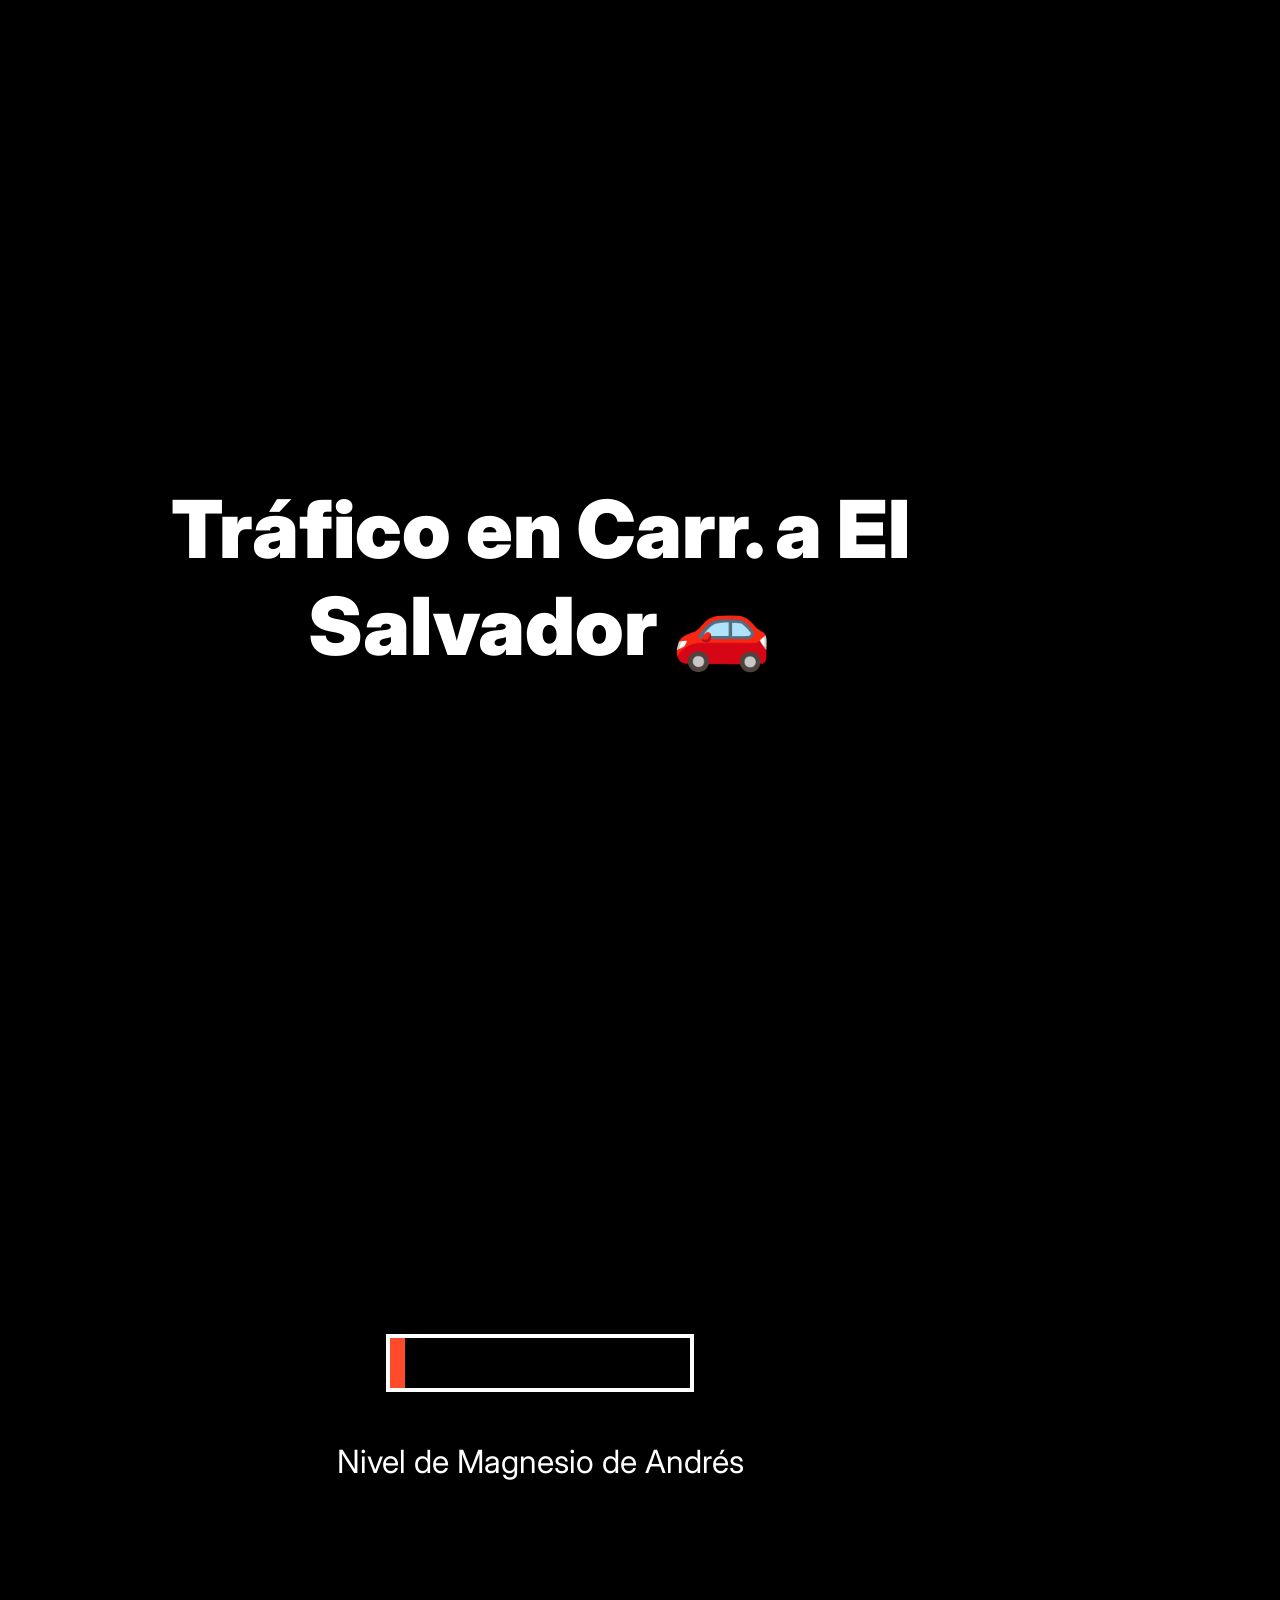
<file: scratch/stress_cycle.html>
<!DOCTYPE html>
<html lang="es">
<head>
    <meta charset="UTF-8">
    <title>Ciclo del Estrés - Magnesio</title>
    <style>
        @import url('https://fonts.googleapis.com/css2?family=Inter:wght@400;900&display=swap');
        body { margin: 0; background: #000; color: #fff; font-family: 'Inter', sans-serif; display: flex; justify-content: center; align-items: center; height: 100vh; overflow: hidden; width: 1080px; height: 1920px; }
        .container { width: 90%; text-align: center; }
        .step { font-size: 5rem; font-weight: 900; margin: 40px 0; opacity: 0; transform: scale(0.8); }
        .arrow { font-size: 4rem; color: #fca311; opacity: 0; }
        
        .active { animation: popIn 0.8s forwards; }
        .arrow-active { animation: fadeIn 0.5s forwards; }

        @keyframes popIn {
            to { opacity: 1; transform: scale(1); }
        }
        @keyframes fadeIn {
            to { opacity: 1; }
        }
        
        .magnesium-level {
            width: 300px;
            height: 50px;
            border: 4px solid #fff;
            margin: 50px auto;
            position: relative;
        }
        .fill {
            width: 100%;
            height: 100%;
            background: #4facfe;
            animation: drain 5s linear forwards;
            animation-delay: 4s;
        }
        @keyframes drain {
            to { width: 5%; background: #ff4b2b; }
        }
        .label { font-size: 2rem; margin-top: 10px; }
    </style>
</head>
<body>
    <div class="container">
        <div class="step s1">Tráfico en Carr. a El Salvador 🚗</div>
        <div class="arrow a1">⬇️</div>
        <div class="step s2">Estrés y Cortisol 📈</div>
        <div class="arrow a2">⬇️</div>
        <div class="step s3">Tus células expulsan Magnesio 🚽</div>
        
        <div class="magnesium-level">
            <div class="fill"></div>
        </div>
        <div class="label">Nivel de Magnesio de Andrés</div>
    </div>

    <script>
        setTimeout(() => document.querySelector('.s1').classList.add('active'), 500);
        setTimeout(() => document.querySelector('.a1').classList.add('arrow-active'), 1500);
        setTimeout(() => document.querySelector('.s2').classList.add('active'), 2500);
        setTimeout(() => document.querySelector('.a2').classList.add('arrow-active'), 3500);
        setTimeout(() => document.querySelector('.s3').classList.add('active'), 4500);
    </script>
</body>
</html>
</file>
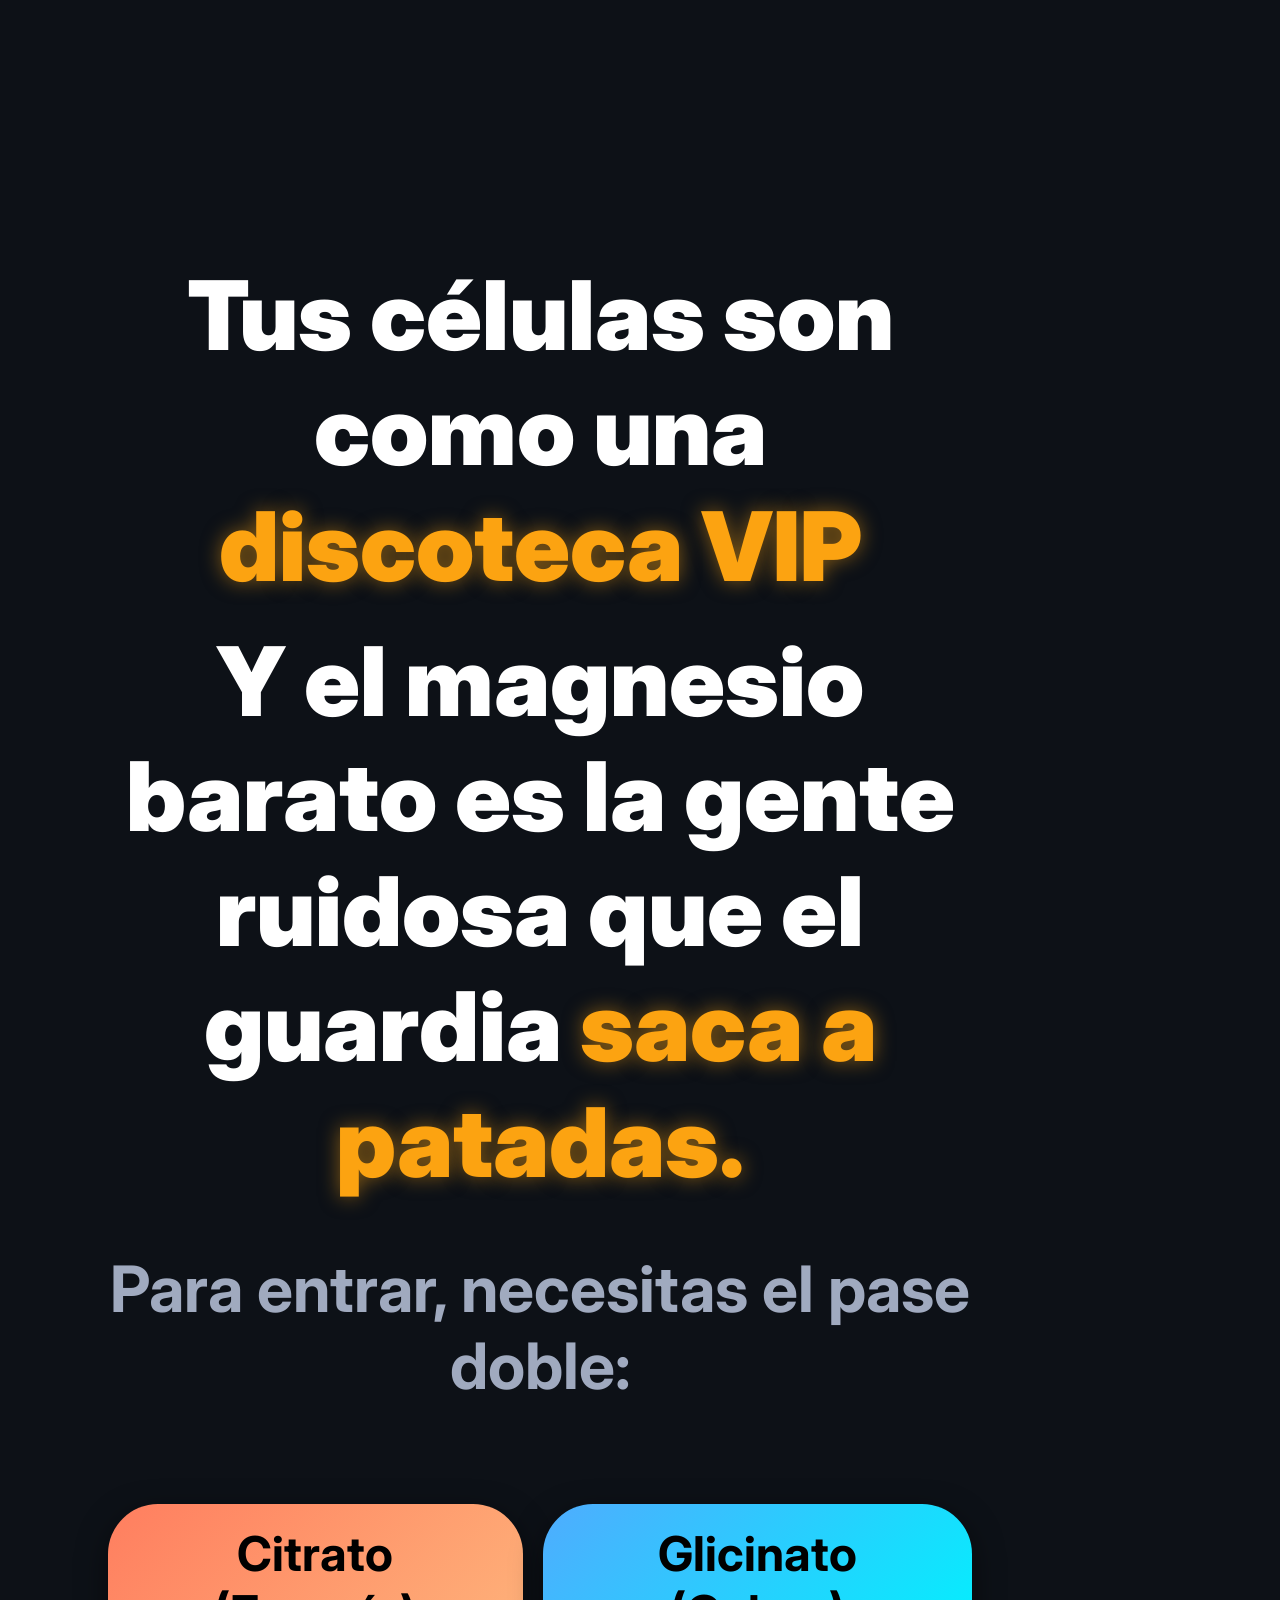
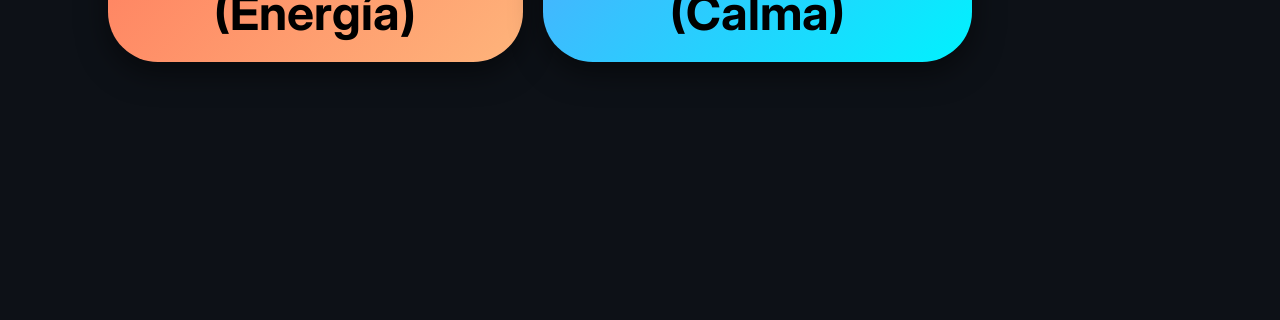
<file: scratch/video_hook.html>
<!DOCTYPE html>
<html lang="es">
<head>
    <meta charset="UTF-8">
    <meta name="viewport" content="width=device-width, initial-scale=1.0">
    <title>Video Hook: Magnesio VIP</title>
    <style>
        @import url('https://fonts.googleapis.com/css2?family=Inter:wght@400;700;900&display=swap');
        
        body, html {
            margin: 0;
            padding: 0;
            width: 1080px;
            height: 1920px; /* TikTok/Reels format */
            background-color: #0d1117;
            color: white;
            font-family: 'Inter', sans-serif;
            display: flex;
            justify-content: center;
            align-items: center;
            overflow: hidden;
        }

        .container {
            width: 80%;
            text-align: center;
            position: relative;
        }

        .text-line {
            font-size: 6rem;
            font-weight: 900;
            line-height: 1.2;
            opacity: 0;
            transform: translateY(50px);
            animation: slideUp 1s cubic-bezier(0.25, 1, 0.5, 1) forwards;
            margin-bottom: 20px;
        }

        .highlight {
            color: #fca311;
            text-shadow: 0 0 20px rgba(252, 163, 17, 0.5);
        }

        .subtext {
            font-size: 4rem;
            font-weight: 700;
            color: #a0aabf;
            opacity: 0;
            animation: fadeIn 1s ease-in-out forwards;
            animation-delay: 2.5s;
            margin-top: 50px;
        }

        .capsule-container {
            margin-top: 100px;
            opacity: 0;
            animation: popIn 1s cubic-bezier(0.175, 0.885, 0.32, 1.275) forwards;
            animation-delay: 4s;
            display: flex;
            justify-content: center;
            align-items: center;
            gap: 20px;
        }

        .capsule-part {
            padding: 20px 40px;
            font-size: 3rem;
            font-weight: bold;
            border-radius: 50px;
            box-shadow: 0 10px 30px rgba(0,0,0,0.5);
        }

        .citrato {
            background: linear-gradient(135deg, #ff7e5f, #feb47b);
            color: #000;
        }

        .glicinato {
            background: linear-gradient(135deg, #4facfe, #00f2fe);
            color: #000;
        }

        /* Animations */
        .line1 { animation-delay: 0.5s; }
        .line2 { animation-delay: 1.5s; }

        @keyframes slideUp {
            to { opacity: 1; transform: translateY(0); }
        }

        @keyframes fadeIn {
            to { opacity: 1; }
        }

        @keyframes popIn {
            from { transform: scale(0.5); opacity: 0; }
            to { transform: scale(1); opacity: 1; }
        }

    </style>
</head>
<body>
    <div class="container">
        <div class="text-line line1">Tus células son como una <span class="highlight">discoteca VIP</span></div>
        <div class="text-line line2">Y el magnesio barato es la gente ruidosa que el guardia <span class="highlight">saca a patadas.</span></div>
        
        <div class="subtext">Para entrar, necesitas el pase doble:</div>
        
        <div class="capsule-container">
            <div class="capsule-part citrato">Citrato (Energía)</div>
            <div class="capsule-part glicinato">Glicinato (Calma)</div>
        </div>
    </div>
</body>
</html>
</file>
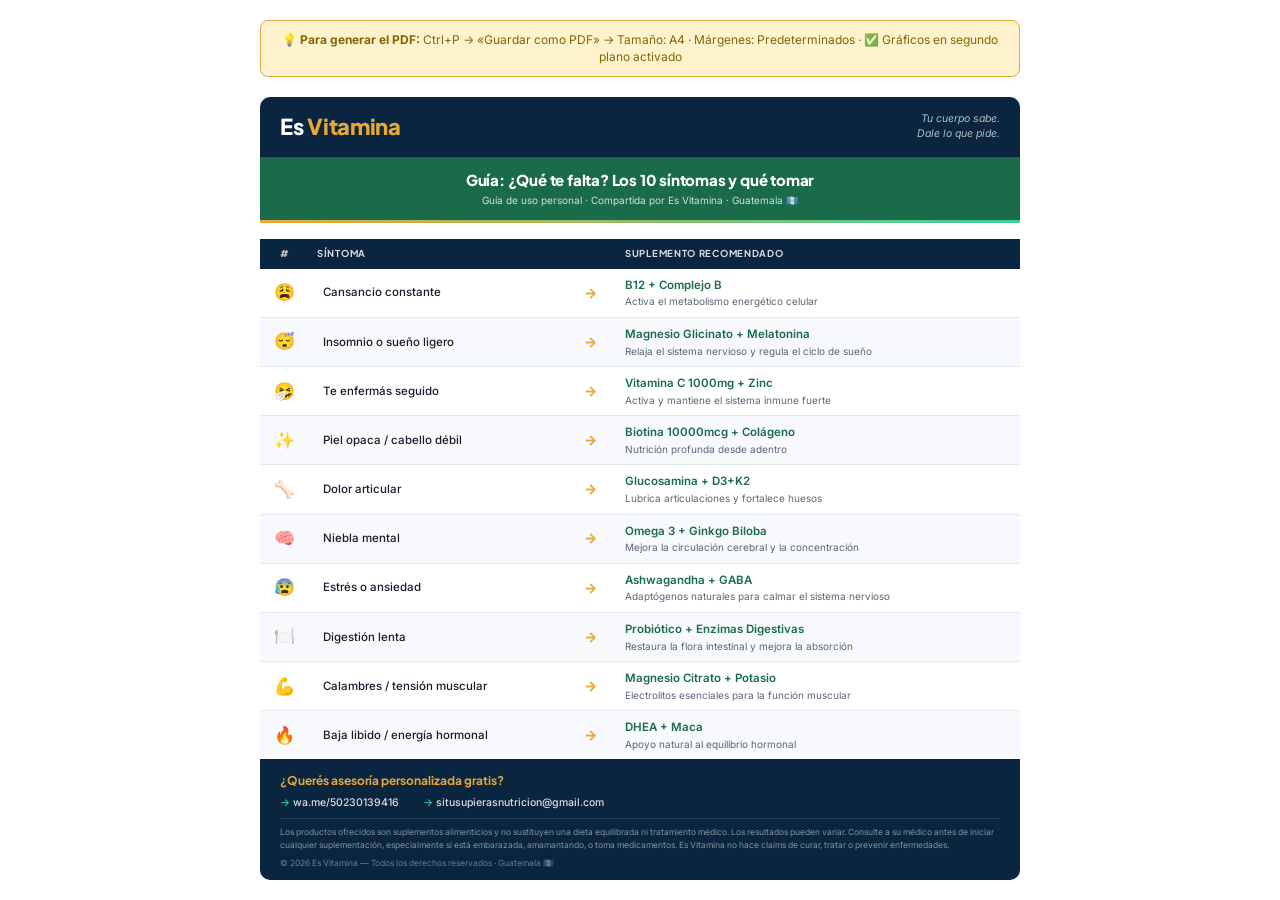
<file: landing_esvitamina/assets/guia-sintomas-esvitamina.html>
<!DOCTYPE html>
<html lang="es">
<head>
<meta charset="UTF-8">
<meta name="viewport" content="width=device-width, initial-scale=1.0">
<title>Guía de Síntomas — Es Vitamina</title>
<link rel="preconnect" href="https://fonts.googleapis.com">
<link rel="preconnect" href="https://fonts.gstatic.com" crossorigin>
<link href="https://fonts.googleapis.com/css2?family=Plus+Jakarta+Sans:wght@600;700;800&family=Inter:wght@400;500;600&display=swap" rel="stylesheet">
<style>
@page { margin: 1.5cm; size: A4 portrait; }
@media print {
  body { -webkit-print-color-adjust: exact; print-color-adjust: exact; }
  .no-print { display: none !important; }
}

:root {
  --brand-deep:    #0A2540;
  --brand-primary: #1A6B4A;
  --brand-accent:  #E8A838;
  --brand-mint:    #3ECFA0;
  --bg-light:      #F7F9FC;
  --text-primary:  #1A1A2E;
  --text-secondary:#5A6678;
  --border-soft:   #E2E8F0;
}

* { box-sizing: border-box; margin: 0; padding: 0; }

body {
  font-family: 'Inter', sans-serif;
  color: var(--text-primary);
  background: #fff;
  font-size: 11.5px;
  line-height: 1.45;
  max-width: 800px;
  margin: 0 auto;
  padding: 20px;
}

/* PRINT HINT */
.print-hint {
  background: #fef3cd;
  border: 1px solid #e8a838;
  border-radius: 8px;
  padding: 10px 16px;
  margin-bottom: 20px;
  font-size: 12px;
  color: #856404;
  text-align: center;
}

/* HEADER */
.pdf-header {
  background: var(--brand-deep);
  color: #fff;
  padding: 14px 20px;
  border-radius: 10px 10px 0 0;
  display: flex;
  justify-content: space-between;
  align-items: center;
}

.pdf-logo {
  font-family: 'Plus Jakarta Sans', sans-serif;
  font-weight: 800;
  font-size: 22px;
  letter-spacing: -0.3px;
}

.pdf-logo span { color: var(--brand-accent); }

.pdf-tagline {
  font-size: 10.5px;
  color: rgba(255,255,255,0.7);
  font-style: italic;
  text-align: right;
  line-height: 1.4;
}

/* TITLE BAR */
.pdf-title-bar {
  background: var(--brand-primary);
  padding: 12px 20px;
  text-align: center;
  margin-bottom: 0;
}

.pdf-title-bar h1 {
  font-family: 'Plus Jakarta Sans', sans-serif;
  font-size: 15px;
  font-weight: 800;
  color: #fff;
  margin-bottom: 3px;
  letter-spacing: -0.2px;
}

.pdf-title-bar p {
  font-size: 10px;
  color: rgba(255,255,255,0.8);
}

/* ACCENT LINE */
.accent-line {
  height: 3px;
  background: linear-gradient(90deg, var(--brand-accent) 0%, var(--brand-mint) 100%);
  margin-bottom: 16px;
}

/* TABLE */
table {
  width: 100%;
  border-collapse: collapse;
  margin-bottom: 0;
  border-radius: 0 0 6px 6px;
  overflow: hidden;
}

thead tr {
  background: var(--brand-deep);
}

thead th {
  font-family: 'Plus Jakarta Sans', sans-serif;
  font-size: 9.5px;
  font-weight: 700;
  text-transform: uppercase;
  letter-spacing: 0.7px;
  padding: 8px 14px;
  text-align: left;
  color: rgba(255,255,255,0.85);
}

thead th:first-child { width: 36px; text-align: center; }
thead th:nth-child(3) { width: 24px; text-align: center; }

tbody tr:nth-child(even) { background: var(--bg-light); }
tbody tr:nth-child(odd) { background: #fff; }

tbody td {
  padding: 8px 14px;
  vertical-align: middle;
  border-bottom: 1px solid var(--border-soft);
  font-size: 11.5px;
}

tbody tr:last-child td { border-bottom: none; }

.td-emoji {
  font-size: 17px;
  text-align: center;
  width: 36px;
  line-height: 1;
}

.td-num {
  font-family: 'Plus Jakarta Sans', sans-serif;
  font-size: 10px;
  font-weight: 700;
  color: rgba(255,255,255,0.6);
  width: 24px;
  text-align: center;
}

.td-symptom {
  font-weight: 500;
  color: var(--text-primary);
  padding-right: 8px;
}

.td-arrow {
  color: var(--brand-accent);
  font-weight: 800;
  font-size: 14px;
  text-align: center;
  width: 24px;
}

.td-suplemento {
  font-weight: 600;
  color: var(--brand-primary);
}

.td-suplemento em {
  font-style: normal;
  font-size: 10px;
  font-weight: 400;
  color: var(--text-secondary);
  display: block;
  margin-top: 1px;
}

/* FOOTER */
.pdf-footer {
  background: var(--brand-deep);
  padding: 13px 20px 10px;
  border-radius: 0 0 10px 10px;
  margin-top: 0;
}

.pdf-footer-cta {
  font-family: 'Plus Jakarta Sans', sans-serif;
  font-size: 12px;
  font-weight: 700;
  color: var(--brand-accent);
  margin-bottom: 5px;
}

.pdf-footer-links {
  display: flex;
  gap: 24px;
  margin-bottom: 8px;
}

.pdf-footer-links a {
  color: rgba(255,255,255,0.85);
  text-decoration: none;
  font-size: 10.5px;
  font-weight: 500;
}

.pdf-footer-links a::before { content: '→ '; color: var(--brand-mint); }

.pdf-disclaimer {
  color: rgba(255,255,255,0.5);
  font-size: 8.5px;
  line-height: 1.55;
  border-top: 1px solid rgba(255,255,255,0.12);
  padding-top: 7px;
  margin-top: 7px;
}

.pdf-copyright {
  color: rgba(255,255,255,0.4);
  font-size: 8.5px;
  margin-top: 5px;
}
</style>
</head>
<body>

<!-- Hint visible solo en pantalla -->
<div class="print-hint no-print">
  💡 <strong>Para generar el PDF:</strong> Ctrl+P → «Guardar como PDF» → Tamaño: A4 · Márgenes: Predeterminados · ✅ Gráficos en segundo plano activado
</div>

<!-- HEADER -->
<div class="pdf-header">
  <div class="pdf-logo">Es <span>Vitamina</span></div>
  <div class="pdf-tagline">Tu cuerpo sabe.<br>Dale lo que pide.</div>
</div>

<!-- TITLE BAR -->
<div class="pdf-title-bar">
  <h1>Guía: ¿Qué te falta? Los 10 síntomas y qué tomar</h1>
  <p>Guía de uso personal · Compartida por Es Vitamina · Guatemala 🇬🇹</p>
</div>

<!-- ACCENT LINE -->
<div class="accent-line"></div>

<!-- TABLE -->
<table>
  <thead>
    <tr>
      <th>#</th>
      <th style="padding-left:8px;">Síntoma</th>
      <th></th>
      <th>Suplemento recomendado</th>
    </tr>
  </thead>
  <tbody>
    <tr>
      <td class="td-emoji">😩</td>
      <td class="td-symptom">Cansancio constante</td>
      <td class="td-arrow">→</td>
      <td class="td-suplemento">B12 + Complejo B<em>Activa el metabolismo energético celular</em></td>
    </tr>
    <tr>
      <td class="td-emoji">😴</td>
      <td class="td-symptom">Insomnio o sueño ligero</td>
      <td class="td-arrow">→</td>
      <td class="td-suplemento">Magnesio Glicinato + Melatonina<em>Relaja el sistema nervioso y regula el ciclo de sueño</em></td>
    </tr>
    <tr>
      <td class="td-emoji">🤧</td>
      <td class="td-symptom">Te enfermás seguido</td>
      <td class="td-arrow">→</td>
      <td class="td-suplemento">Vitamina C 1000mg + Zinc<em>Activa y mantiene el sistema inmune fuerte</em></td>
    </tr>
    <tr>
      <td class="td-emoji">✨</td>
      <td class="td-symptom">Piel opaca / cabello débil</td>
      <td class="td-arrow">→</td>
      <td class="td-suplemento">Biotina 10000mcg + Colágeno<em>Nutrición profunda desde adentro</em></td>
    </tr>
    <tr>
      <td class="td-emoji">🦴</td>
      <td class="td-symptom">Dolor articular</td>
      <td class="td-arrow">→</td>
      <td class="td-suplemento">Glucosamina + D3+K2<em>Lubrica articulaciones y fortalece huesos</em></td>
    </tr>
    <tr>
      <td class="td-emoji">🧠</td>
      <td class="td-symptom">Niebla mental</td>
      <td class="td-arrow">→</td>
      <td class="td-suplemento">Omega 3 + Ginkgo Biloba<em>Mejora la circulación cerebral y la concentración</em></td>
    </tr>
    <tr>
      <td class="td-emoji">😰</td>
      <td class="td-symptom">Estrés o ansiedad</td>
      <td class="td-arrow">→</td>
      <td class="td-suplemento">Ashwagandha + GABA<em>Adaptógenos naturales para calmar el sistema nervioso</em></td>
    </tr>
    <tr>
      <td class="td-emoji">🍽️</td>
      <td class="td-symptom">Digestión lenta</td>
      <td class="td-arrow">→</td>
      <td class="td-suplemento">Probiótico + Enzimas Digestivas<em>Restaura la flora intestinal y mejora la absorción</em></td>
    </tr>
    <tr>
      <td class="td-emoji">💪</td>
      <td class="td-symptom">Calambres / tensión muscular</td>
      <td class="td-arrow">→</td>
      <td class="td-suplemento">Magnesio Citrato + Potasio<em>Electrolitos esenciales para la función muscular</em></td>
    </tr>
    <tr>
      <td class="td-emoji">🔥</td>
      <td class="td-symptom">Baja libido / energía hormonal</td>
      <td class="td-arrow">→</td>
      <td class="td-suplemento">DHEA + Maca<em>Apoyo natural al equilibrio hormonal</em></td>
    </tr>
  </tbody>
</table>

<!-- FOOTER -->
<div class="pdf-footer">
  <div class="pdf-footer-cta">¿Querés asesoría personalizada gratis?</div>
  <div class="pdf-footer-links">
    <a href="https://wa.me/50230139416">wa.me/50230139416</a>
    <a href="mailto:situsupierasnutricion@gmail.com">situsupierasnutricion@gmail.com</a>
  </div>
  <div class="pdf-disclaimer">
    Los productos ofrecidos son suplementos alimenticios y no sustituyen una dieta equilibrada ni tratamiento médico. Los resultados pueden variar. Consulte a su médico antes de iniciar cualquier suplementación, especialmente si está embarazada, amamantando, o toma medicamentos. Es Vitamina no hace claims de curar, tratar o prevenir enfermedades.
  </div>
  <div class="pdf-copyright">© 2026 Es Vitamina — Todos los derechos reservados · Guatemala 🇬🇹</div>
</div>

</body>
</html>
</file>
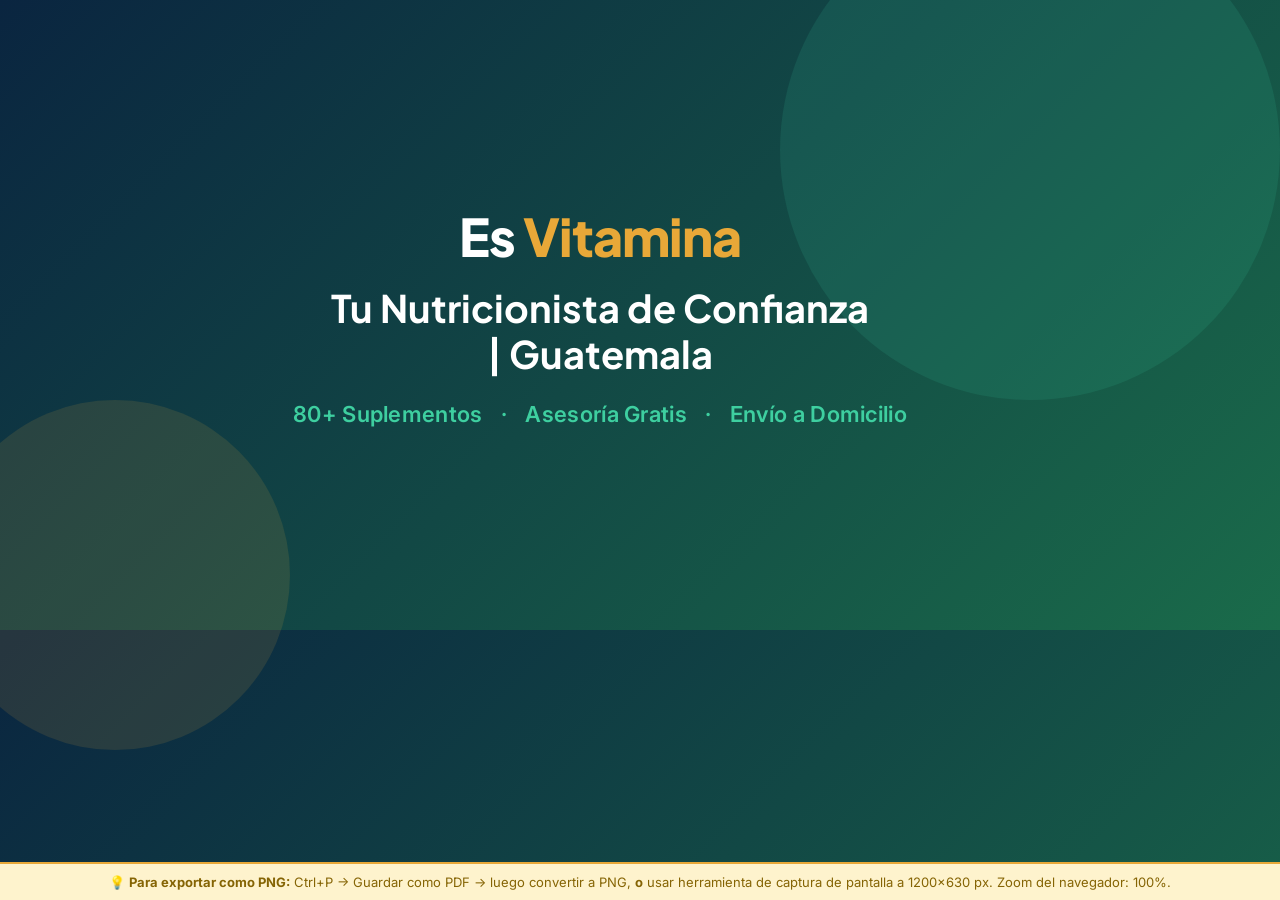
<file: landing_esvitamina/assets/og-image.html>
<!DOCTYPE html>
<html lang="es">
<head>
<meta charset="UTF-8">
<meta name="viewport" content="width=1200">
<title>OG Image — Es Vitamina</title>
<link rel="preconnect" href="https://fonts.googleapis.com">
<link rel="preconnect" href="https://fonts.gstatic.com" crossorigin>
<link href="https://fonts.googleapis.com/css2?family=Plus+Jakarta+Sans:wght@700;800&family=Inter:wght@400;500&display=swap" rel="stylesheet">
<style>
@page { margin: 0; size: 1200px 630px; }
@media print {
  body { -webkit-print-color-adjust: exact; print-color-adjust: exact; }
  .hint { display: none !important; }
}

* { box-sizing: border-box; margin: 0; padding: 0; }

body {
  width: 1200px;
  height: 630px;
  overflow: hidden;
  background: linear-gradient(135deg, #0A2540 0%, #1A6B4A 100%);
  font-family: 'Inter', sans-serif;
  display: flex;
  align-items: center;
  justify-content: center;
  position: relative;
}

/* Background decoration */
.blob {
  position: absolute;
  border-radius: 50%;
  opacity: 0.12;
}
.blob1 {
  width: 500px; height: 500px;
  background: #3ECFA0;
  top: -100px; right: -80px;
}
.blob2 {
  width: 350px; height: 350px;
  background: #E8A838;
  bottom: -120px; left: -60px;
}

.content {
  position: relative;
  z-index: 1;
  text-align: center;
  padding: 0 80px;
}

.logo {
  font-family: 'Plus Jakarta Sans', sans-serif;
  font-size: 52px;
  font-weight: 800;
  color: #fff;
  letter-spacing: -1px;
  margin-bottom: 16px;
}

.logo span { color: #E8A838; }

.tagline {
  font-family: 'Plus Jakarta Sans', sans-serif;
  font-size: 38px;
  font-weight: 700;
  color: #fff;
  line-height: 1.2;
  margin-bottom: 24px;
}

.sub {
  font-size: 22px;
  color: rgba(255,255,255,0.8);
  font-weight: 500;
  letter-spacing: 0.3px;
}

.sub span {
  color: #3ECFA0;
  font-weight: 600;
}

.sep {
  color: rgba(255,255,255,0.4);
  margin: 0 12px;
}

.hint {
  position: fixed;
  bottom: 0;
  left: 0;
  right: 0;
  background: #fef3cd;
  border-top: 2px solid #E8A838;
  padding: 10px 20px;
  font-size: 13px;
  color: #856404;
  text-align: center;
  font-family: 'Inter', sans-serif;
}
</style>
</head>
<body>

<div class="blob blob1"></div>
<div class="blob blob2"></div>

<div class="content">
  <div class="logo">Es <span>Vitamina</span></div>
  <div class="tagline">Tu Nutricionista de Confianza<br>| Guatemala</div>
  <div class="sub">
    <span>80+ Suplementos</span>
    <span class="sep">·</span>
    <span>Asesoría Gratis</span>
    <span class="sep">·</span>
    <span>Envío a Domicilio</span>
  </div>
</div>

<div class="hint">
  💡 <strong>Para exportar como PNG:</strong> Ctrl+P → Guardar como PDF → luego convertir a PNG, <strong>o</strong> usar herramienta de captura de pantalla a 1200×630 px. Zoom del navegador: 100%.
</div>

</body>
</html>
</file>
<file: landing_esvitamina/css/variables.css>
:root {
  --brand-deep:        #0A2540;
  --brand-primary:     #1A6B4A;
  --brand-accent:      #E8A838;
  --brand-mint:        #3ECFA0;
  --brand-coral:       #FF6B6B;
  --brand-lavender:    #8B7EC8;
  --bg-hero:           #0D1B2A;
  --bg-light:          #F7F9FC;
  --bg-warm:           #FFF8F0;
  --text-primary:      #1A1A2E;
  --text-secondary:    #5A6678;
  --text-on-dark:      #E8ECF1;
  --border-soft:       #E2E8F0;
  --cta-primary:       #E8A838;
  --cta-primary-hover: #D4952E;
  --cta-whatsapp:      #25D366;
  --success:           #10B981;
  --warning:           #F59E0B;
  --trust-badge:       #1A6B4A;
  --section-padding: clamp(3rem, 8vh, 6rem);
  --container-max: 1200px;
  --card-radius: 16px;
  --btn-radius: 12px;
  --card-shadow: 0 4px 24px rgba(10,37,64,0.08);
  --card-shadow-hover: 0 8px 40px rgba(10,37,64,0.15);
}
*,*::before,*::after{box-sizing:border-box;margin:0;padding:0}
html{scroll-behavior:smooth;font-size:16px}
body{font-family:'Inter',sans-serif;color:var(--text-primary);background:#fff;overflow-x:hidden}
h1,h2,h3,h4{font-family:'Plus Jakarta Sans',sans-serif;line-height:1.15}
.container{max-width:var(--container-max);margin:0 auto;padding:0 1.25rem}
.fi{opacity:0;transform:translateY(28px);transition:opacity .6s ease,transform .6s ease}
.fi.vis{opacity:1;transform:translateY(0)}
.text-center{text-align:center}
.sec{padding:var(--section-padding) 0}
.sec-label{display:inline-block;background:rgba(26,107,74,.12);color:var(--brand-primary);font-size:.75rem;font-weight:600;letter-spacing:1px;text-transform:uppercase;padding:.35rem .9rem;border-radius:50px;margin-bottom:.75rem}
.sec-h2{font-size:clamp(1.6rem,4vw,2.4rem);font-weight:700;margin-bottom:.75rem}
.sec-sub{color:var(--text-secondary);font-size:1.05rem;max-width:560px;margin:0 auto 3rem;line-height:1.65}
</file>
<file: landing_esvitamina/css/components.css>
/* BUTTONS */
.btn{display:inline-flex;align-items:center;gap:.5rem;padding:.85rem 1.75rem;border-radius:var(--btn-radius);font-family:'Inter',sans-serif;font-weight:600;font-size:1rem;cursor:pointer;border:none;text-decoration:none;transition:all .3s ease;white-space:nowrap}
.btn-lg{padding:1.1rem 2.2rem;font-size:1.1rem}
.btn-primary{background:var(--cta-primary);color:var(--brand-deep)}
.btn-primary:hover{background:var(--cta-primary-hover);transform:translateY(-2px);box-shadow:0 6px 20px rgba(232,168,56,.4)}
.btn-wa{background:var(--cta-whatsapp);color:#fff}
.btn-wa:hover{background:#20bd5a;transform:translateY(-2px);box-shadow:0 6px 20px rgba(37,211,102,.35)}
.btn-outline{background:transparent;border:2px solid #fff;color:#fff}
.btn-outline:hover{background:rgba(255,255,255,.1);transform:translateY(-2px)}

/* BADGES */
.hero-pill{display:inline-flex;align-items:center;gap:.5rem;background:rgba(26,107,74,.25);border:1px solid rgba(62,207,160,.3);color:var(--brand-mint);padding:.4rem 1rem;border-radius:50px;font-size:.8rem;font-weight:600;letter-spacing:.5px;text-transform:uppercase;margin-bottom:1.25rem}
.hbadge{background:rgba(255,255,255,.08);border:1px solid rgba(255,255,255,.2);color:var(--text-on-dark);font-size:.78rem;font-weight:600;padding:.3rem .85rem;border-radius:50px}
.chip{background:rgba(26,107,74,.08);color:var(--brand-primary);font-size:.72rem;font-weight:600;padding:.2rem .6rem;border-radius:50px}
.cat-featured-badge{display:inline-flex;align-items:center;gap:.35rem;background:rgba(232,168,56,.12);border:1px solid rgba(232,168,56,.35);color:#b07d10;font-size:.73rem;font-weight:700;padding:.25rem .75rem;border-radius:50px;margin-bottom:.4rem}

/* TRUST ITEMS */
.trust-item{display:flex;flex-direction:column;align-items:center;text-align:center;gap:.5rem}
.trust-icon{width:44px;height:44px;background:rgba(26,107,74,.1);border-radius:12px;display:flex;align-items:center;justify-content:center}
.trust-icon svg{width:22px;height:22px;fill:var(--brand-primary)}
.trust-label{font-size:.85rem;font-weight:600}
.trust-sub{font-size:.75rem;color:var(--text-secondary)}

/* SYMPTOM CARDS */
.symptom-card{display:flex;align-items:center;gap:1rem;padding:1.1rem 1.25rem;border:2px solid var(--border-soft);border-radius:var(--card-radius);cursor:pointer;transition:all .3s;background:#fff;user-select:none}
.symptom-card:hover{border-color:var(--brand-mint);background:rgba(62,207,160,.04)}
.symptom-card.chk{border-color:var(--brand-primary);background:rgba(26,107,74,.06)}
.symptom-cb{width:22px;height:22px;border:2px solid var(--border-soft);border-radius:6px;flex-shrink:0;display:flex;align-items:center;justify-content:center;transition:all .25s;background:#fff}
.symptom-card.chk .symptom-cb{background:var(--brand-primary);border-color:var(--brand-primary)}
.symptom-card.chk .symptom-cb::after{content:'';width:6px;height:10px;border:2px solid #fff;border-top:none;border-left:none;transform:rotate(45deg) translateY(-1px);display:block}
.symptom-text{font-weight:500;font-size:1rem}

/* STEP CARDS */
.step-card{text-align:center;padding:2rem 1.5rem;border:2px solid var(--border-soft);border-radius:var(--card-radius);transition:all .3s;background:#fff}
.step-card:hover{border-color:var(--brand-primary);box-shadow:var(--card-shadow-hover);transform:translateY(-4px)}
.step-num{width:52px;height:52px;background:linear-gradient(135deg,var(--brand-primary),var(--brand-mint));color:#fff;border-radius:50%;display:flex;align-items:center;justify-content:center;font-weight:800;font-size:1.2rem;margin:0 auto 1.25rem}
.step-icon{font-size:2rem;margin-bottom:.75rem}
.step-card h3{font-size:1.1rem;font-weight:700;margin-bottom:.5rem}
.step-card p{color:var(--text-secondary);font-size:.93rem;line-height:1.6}

/* COMPARE COLUMNS */
.compare-col{border-radius:var(--card-radius);padding:1.75rem 1.5rem;background:#fff;border:2px solid var(--border-soft);position:relative}
.compare-col.winner{border-color:var(--brand-accent);box-shadow:0 8px 32px rgba(232,168,56,.2);transform:scale(1.02)}
.winner-badge{position:absolute;top:-14px;left:50%;transform:translateX(-50%);background:var(--brand-accent);color:var(--brand-deep);padding:.3rem 1rem;border-radius:50px;font-size:.72rem;font-weight:700;text-transform:uppercase;white-space:nowrap}
.compare-col h3{font-size:1rem;font-weight:700;margin-bottom:1.25rem;padding-bottom:.75rem;border-bottom:1px solid var(--border-soft)}
.compare-col.winner h3{color:var(--brand-primary)}
.compare-list{list-style:none;display:flex;flex-direction:column;gap:.65rem}
.compare-list li{display:flex;align-items:flex-start;gap:.5rem;font-size:.9rem;color:var(--text-secondary)}
.compare-col.winner .compare-list li{color:var(--text-primary)}
.chk-ico{color:var(--success);font-weight:700;flex-shrink:0}
.x-ico{color:var(--brand-coral);flex-shrink:0}
.pos-word{text-align:center;margin-top:2.5rem;font-family:'Plus Jakarta Sans',sans-serif;font-size:clamp(1.4rem,3.5vw,2rem);font-weight:700;color:var(--brand-primary)}

/* CATEGORY CARDS */
.cat-card{padding:1.5rem 1.25rem;border:2px solid var(--border-soft);border-radius:var(--card-radius);background:#fff;transition:all .3s;text-decoration:none;color:inherit;display:flex;flex-direction:column;gap:.65rem}
.cat-card:hover{border-color:var(--brand-primary);box-shadow:var(--card-shadow-hover);transform:translateY(-3px)}
.cat-emoji{font-size:2.2rem}
.cat-q{font-size:.98rem;font-weight:700;line-height:1.3}
.cat-desc{font-size:.85rem;color:var(--text-secondary);line-height:1.55}
.cat-chips{display:flex;flex-wrap:wrap;gap:.35rem}
.cat-link{font-size:.85rem;font-weight:600;color:var(--brand-primary);display:flex;align-items:center;gap:.25rem;margin-top:auto}
.cat-extra{border:2px solid var(--border-soft);border-radius:var(--card-radius);overflow:hidden;margin-bottom:2rem}
.cat-toggle{width:100%;background:var(--bg-light);border:none;padding:1rem 1.5rem;text-align:left;font-family:'Inter',sans-serif;font-size:.95rem;font-weight:600;color:var(--text-primary);cursor:pointer;display:flex;justify-content:space-between;align-items:center}
.extra-body{display:none;padding:1rem 1.5rem;grid-template-columns:repeat(2,1fr);gap:.75rem}
.extra-body.open{display:grid}
.mini-cat{display:flex;flex-direction:column;align-items:center;text-align:center;gap:.4rem;padding:.75rem;border-radius:12px;background:var(--bg-light);font-size:.82rem;font-weight:500;color:var(--text-primary);text-decoration:none;transition:all .25s}
.mini-cat:hover{background:rgba(26,107,74,.08);color:var(--brand-primary)}
.mini-cat span{font-size:1.5rem}

/* PRODUCT CARDS */
.prod-card{background:#fff;border-radius:var(--card-radius);padding:1.5rem;border:2px solid var(--border-soft);display:flex;flex-direction:column;gap:.75rem;transition:all .3s}
.prod-card:hover{border-color:var(--brand-primary);box-shadow:var(--card-shadow-hover);transform:translateY(-3px)}
.prod-top{display:flex;align-items:center;gap:.85rem}
.prod-emoji{font-size:2.2rem;flex-shrink:0}
.prod-name{font-size:1rem;font-weight:700;line-height:1.2}
.prod-benefit{font-size:.88rem;color:var(--text-secondary);line-height:1.5}
.prod-price{font-family:'Plus Jakarta Sans',sans-serif;font-size:1.4rem;font-weight:800;color:var(--brand-primary)}
.prod-price small{font-size:.78rem;font-weight:400;color:var(--text-secondary);font-family:'Inter',sans-serif;margin-left:.25rem}

/* QUIZ */
.quiz-box{max-width:580px;margin:0 auto;background:#fff;border-radius:20px;padding:2.5rem 2rem;box-shadow:var(--card-shadow-hover)}
.quiz-progress{display:flex;gap:.5rem;margin-bottom:2rem}
.qbar{flex:1;height:4px;background:var(--border-soft);border-radius:2px;transition:background .35s}
.qbar.on{background:var(--brand-primary)}
.qstep{display:none}
.qstep.active{display:block}
.q-label{font-size:.8rem;font-weight:600;color:var(--text-secondary);text-transform:uppercase;letter-spacing:.5px;margin-bottom:.5rem}
.q-text{font-size:1.2rem;font-weight:700;margin-bottom:1.5rem}
.q-opts{display:grid;grid-template-columns:repeat(2,1fr);gap:.75rem}
.q-opt{padding:.85rem 1rem;border:2px solid var(--border-soft);border-radius:12px;background:#fff;font-family:'Inter',sans-serif;font-size:.92rem;font-weight:500;cursor:pointer;transition:all .25s;text-align:center}
.q-opt:hover{border-color:var(--brand-primary);background:rgba(26,107,74,.04)}
.q-opt.sel{border-color:var(--brand-primary);background:rgba(26,107,74,.08);color:var(--brand-primary);font-weight:600}
.qresult{display:none;text-align:center}
.qresult.active{display:block}
.res-title{font-size:1.5rem;font-weight:800;color:var(--brand-primary);margin-bottom:.35rem}
.res-subtitle{color:var(--text-secondary);font-size:.95rem;margin-bottom:1.25rem;line-height:1.55}
@keyframes border-glow{0%,100%{border-color:var(--brand-primary);box-shadow:0 0 0 0 rgba(26,107,74,.15)}50%{border-color:var(--brand-accent);box-shadow:0 0 0 8px rgba(232,168,56,.08)}}
.res-card{background:linear-gradient(135deg,rgba(26,107,74,.05) 0%,rgba(232,168,56,.05) 100%);border:2px solid var(--brand-primary);border-radius:16px;padding:1.5rem 1.25rem;margin-bottom:1.25rem;animation:border-glow 2.5s ease-in-out infinite}
.res-badge{display:inline-block;background:rgba(26,107,74,.1);color:var(--brand-primary);padding:.4rem 1.1rem;border-radius:50px;font-size:.8rem;font-weight:700;text-transform:uppercase;letter-spacing:.5px;margin-bottom:.75rem}
.res-card h3{font-size:1.35rem;margin-bottom:.5rem}
.res-card p{color:var(--text-secondary);line-height:1.65;margin-bottom:0}
@keyframes spin{to{transform:rotate(360deg)}}
.spinner-dot{display:inline-block;width:14px;height:14px;border:2px solid rgba(255,255,255,.4);border-top-color:#fff;border-radius:50%;animation:spin .6s linear infinite;vertical-align:middle;margin-right:5px}

/* PRICE CARDS */
.price-card{background:rgba(255,255,255,.06);border:2px solid rgba(255,255,255,.1);border-radius:var(--card-radius);padding:1.75rem 1.5rem;text-align:center;position:relative}
.price-card.best{border-color:var(--brand-accent);background:rgba(232,168,56,.08);transform:scale(1.04);box-shadow:0 0 40px rgba(232,168,56,.2)}
.best-badge{position:absolute;top:-13px;left:50%;transform:translateX(-50%);background:var(--brand-accent);color:var(--brand-deep);padding:.3rem 1rem;border-radius:50px;font-size:.72rem;font-weight:700;text-transform:uppercase;white-space:nowrap}
.price-icon{font-size:2rem;margin-bottom:.75rem}
.price-card h3{color:var(--text-on-dark);font-size:1rem;font-weight:700;margin-bottom:.5rem}
.price-amount{font-family:'Plus Jakarta Sans',sans-serif;font-size:1.5rem;font-weight:800;margin-bottom:.35rem}
.price-card:not(.best) .price-amount{color:var(--brand-coral);text-decoration:line-through;opacity:.7}
.price-card.best .price-amount{color:var(--brand-accent)}
.price-note{color:var(--text-on-dark);opacity:.65;font-size:.82rem}
.price-card.best .price-note{opacity:.9}

/* WARREN LIST */
.warren-list{list-style:none;display:flex;flex-direction:column;gap:1.25rem;max-width:640px;margin:0 auto}
.warren-item{display:flex;gap:1rem;align-items:flex-start}
.warren-num{flex-shrink:0;width:36px;height:36px;background:rgba(232,168,56,.15);border:1px solid rgba(232,168,56,.3);border-radius:50%;display:flex;align-items:center;justify-content:center;color:var(--brand-accent);font-weight:700;font-size:.9rem}
.warren-text{color:var(--text-on-dark);line-height:1.65;font-size:.95rem}
.warren-text strong{color:var(--brand-accent)}

/* TESTIMONIAL CARDS */
.testi-card{background:#fff;border-radius:var(--card-radius);padding:1.75rem;box-shadow:var(--card-shadow);display:flex;flex-direction:column;gap:1rem}
.stars{color:var(--brand-accent);font-size:1rem;letter-spacing:2px}
.testi-quote{font-family:'Lora',serif;font-style:italic;font-weight:500;font-size:1rem;color:var(--text-primary);line-height:1.7;flex:1}
.testi-author{display:flex;align-items:center;gap:.75rem}
.testi-avatar{width:42px;height:42px;border-radius:50%;display:flex;align-items:center;justify-content:center;font-weight:700;font-size:1.1rem;color:#fff;flex-shrink:0}
.testi-name{font-weight:600;font-size:.9rem}
.testi-meta{font-size:.78rem;color:var(--text-secondary)}
.testi-prod{display:inline-block;background:rgba(26,107,74,.08);color:var(--brand-primary);padding:.2rem .65rem;border-radius:50px;font-size:.72rem;font-weight:600}

/* EPIPHANY / BRIDGE ITEMS */
.bridge-wrap{position:relative;max-width:680px}
.bridge-wrap::before{content:'';position:absolute;left:26px;top:0;bottom:0;width:2px;background:linear-gradient(to bottom,var(--brand-primary),var(--brand-accent))}
.bridge-item{display:flex;gap:1.5rem;margin-bottom:2.5rem;position:relative}
.bridge-num{flex-shrink:0;width:54px;height:54px;background:var(--brand-deep);color:var(--brand-accent);border-radius:50%;display:flex;align-items:center;justify-content:center;font-family:'Plus Jakarta Sans',sans-serif;font-weight:800;font-size:1.1rem;position:relative;z-index:1;box-shadow:0 0 0 4px var(--bg-warm)}
.bridge-content h3{font-size:1.1rem;font-weight:700;color:var(--brand-deep);margin-bottom:.4rem}
.bridge-content p{color:var(--text-secondary);line-height:1.65;font-size:.98rem}
.epi-close{margin-top:2rem;padding:1.5rem 2rem;background:var(--brand-deep);border-radius:var(--card-radius);color:#fff;font-size:1.05rem;line-height:1.65}
.epi-close strong{color:var(--brand-accent)}
.analogy{margin-top:1.25rem;padding:1.1rem 1.5rem;background:rgba(232,168,56,.1);border-left:3px solid var(--brand-accent);border-radius:0 12px 12px 0;font-style:italic;color:var(--text-primary);font-size:.98rem;line-height:1.65}
.bridge-h-item{text-align:center;padding:1.4rem 1rem;background:#fff;border-radius:var(--card-radius);border:1px solid rgba(26,107,74,.12);transition:all .3s}
.bridge-h-item:hover{border-color:var(--brand-primary);box-shadow:var(--card-shadow)}
.bridge-h-icon{font-size:2rem;margin-bottom:.6rem}
.bridge-h-step{font-size:.67rem;font-weight:700;text-transform:uppercase;letter-spacing:.8px;color:var(--brand-primary);margin-bottom:.3rem}
.bridge-h-text{font-size:.85rem;font-weight:600;color:var(--text-primary);line-height:1.4}
.epi-quote-wrap{margin-top:1.75rem;padding:1.5rem 2rem;background:#fff;border-radius:var(--card-radius);border-left:4px solid var(--brand-accent)}
.epi-quote{font-family:'Lora',serif;font-style:italic;font-weight:500;font-size:1.1rem;color:var(--brand-deep);line-height:1.7;text-align:center}
.epi-quote cite{display:block;font-size:.82rem;font-style:normal;color:var(--text-secondary);margin-top:.5rem}

/* PHONE MOCKUP */
.phone-wrap{position:relative;width:min(270px,82vw)}
.phone-frame{background:#111827;border-radius:36px;border:3px solid rgba(255,255,255,.12);padding:14px 10px 10px;box-shadow:0 28px 64px rgba(0,0,0,.6),inset 0 1px 0 rgba(255,255,255,.08)}
.phone-notch{width:72px;height:20px;background:#000;border-radius:0 0 14px 14px;margin:0 auto 12px}
.phone-header{background:#075e54;border-radius:10px 10px 0 0;padding:9px 12px;display:flex;align-items:center;gap:9px}
.phone-avatar{width:34px;height:34px;background:linear-gradient(135deg,#25D366,#128c7e);border-radius:50%;display:flex;align-items:center;justify-content:center;font-size:1rem;flex-shrink:0}
.phone-contact{flex:1}
.phone-name{color:#fff;font-size:.8rem;font-weight:700;line-height:1.2}
.phone-status{color:rgba(255,255,255,.65);font-size:.65rem}
.phone-chat{background:#e5ddd5;border-radius:0 0 10px 10px;padding:12px 10px;display:flex;flex-direction:column;gap:8px;min-height:155px}
.bubble{max-width:82%;padding:7px 10px;border-radius:10px;font-size:.73rem;line-height:1.45;position:relative}
.bubble.recv{background:#fff;border-radius:0 10px 10px 10px;align-self:flex-start;color:#1a1a2e;box-shadow:0 1px 2px rgba(0,0,0,.1)}
.bubble.sent{background:#dcf8c6;border-radius:10px 10px 0 10px;align-self:flex-end;color:#1a1a2e;box-shadow:0 1px 2px rgba(0,0,0,.1)}
.bubble-time{font-size:.58rem;color:rgba(0,0,0,.38);margin-top:3px;text-align:right}
.phone-bottom{height:16px;display:flex;align-items:center;justify-content:center;margin-top:10px}
.phone-home{width:40px;height:4px;background:rgba(255,255,255,.2);border-radius:2px}

/* LEAD FORM */
.q-subtext{font-size:.9rem;color:var(--text-secondary);margin-bottom:1.5rem;line-height:1.5}
.lead-input{width:100%;padding:14px;border:2px solid var(--border-soft);border-radius:var(--btn-radius);font-size:1rem;font-family:'Inter',sans-serif;margin-bottom:12px;transition:border-color .2s}
.lead-input:focus{border-color:var(--brand-primary);outline:none}
.lead-input.error{border-color:var(--brand-coral)}
.lead-privacy{font-size:.78rem;color:var(--text-secondary);text-align:center;margin-top:8px}

/* SOCIAL PROOF LINE */
.social-proof-line{text-align:center;padding:.85rem 1rem;background:var(--brand-primary);color:#fff;font-size:.88rem;font-weight:600;letter-spacing:.2px}

/* FOOTER SOCIALS */
.footer-socials{display:flex;gap:.65rem;margin-top:.9rem}
.fsoc{width:34px;height:34px;background:rgba(255,255,255,.08);border:1px solid rgba(255,255,255,.12);border-radius:8px;display:flex;align-items:center;justify-content:center;text-decoration:none;transition:background .2s}
.fsoc:hover{background:rgba(255,255,255,.18)}
.fsoc svg{width:16px;height:16px;fill:var(--text-on-dark);opacity:.8}
</file>
<file: landing_esvitamina/css/sections.css>
/* NAVBAR */
#nav{position:fixed;top:0;left:0;right:0;z-index:1000;padding:1rem 0;transition:all .35s ease}
#nav.scrolled{background:var(--brand-deep);padding:.65rem 0;box-shadow:0 2px 20px rgba(0,0,0,.3)}
.nav-inner{display:flex;align-items:center;justify-content:space-between;gap:1.5rem}
.nav-logo{font-family:'Plus Jakarta Sans',sans-serif;font-weight:800;font-size:1.4rem;color:#fff;text-decoration:none}
.nav-logo span{color:var(--brand-accent)}
.nav-links{display:none;list-style:none;gap:1.75rem}
.nav-links a{color:var(--text-on-dark);text-decoration:none;font-size:.9rem;font-weight:500;opacity:.85;transition:opacity .2s}
.nav-links a:hover{opacity:1;color:var(--brand-accent)}
.nav-cta{padding:.5rem 1.1rem;font-size:.85rem;border-radius:8px}

/* HERO */
@keyframes fl1{0%,100%{transform:translate(0,0) scale(1);opacity:.6}50%{transform:translate(8px,-14px) scale(1.1);opacity:1}}
@keyframes fl2{0%,100%{transform:translate(0,0);opacity:.4}50%{transform:translate(-10px,10px);opacity:.8}}
@keyframes fl3{0%,100%{transform:translate(0,0);opacity:.5}50%{transform:translate(12px,6px);opacity:.9}}
#hero{min-height:100vh;background:linear-gradient(135deg,var(--bg-hero) 0%,var(--brand-deep) 100%);display:flex;align-items:center;padding:6rem 0 4rem;position:relative;overflow:hidden}
.hero-blob{position:absolute;border-radius:50%;pointer-events:none}
.hero-blob.b1{width:600px;height:600px;top:-200px;right:-200px;background:radial-gradient(circle,rgba(26,107,74,.15) 0%,transparent 70%)}
.hero-blob.b2{width:400px;height:400px;bottom:-100px;left:-100px;background:radial-gradient(circle,rgba(232,168,56,.08) 0%,transparent 70%)}
.hero-grid{display:grid;grid-template-columns:1fr;gap:3rem;align-items:center}
.hero-h1{font-size:clamp(2rem,5vw,3.5rem);font-weight:800;color:#fff;margin-bottom:1.25rem}
.hero-h1 em{font-style:normal;color:var(--brand-accent)}
.hero-sub{font-size:clamp(1rem,2.5vw,1.2rem);color:var(--text-on-dark);opacity:.85;line-height:1.65;margin-bottom:2rem}
.hero-ctas{display:flex;flex-wrap:wrap;gap:1rem;margin-bottom:2.5rem}
.hero-counter{display:flex;align-items:center;gap:.75rem;color:var(--text-on-dark);font-size:.9rem;opacity:.8}
.counter-badge{background:rgba(232,168,56,.15);border:1px solid rgba(232,168,56,.3);border-radius:50px;padding:.3rem .9rem;color:var(--brand-accent);font-weight:700;font-size:1rem}
.hero-visual{display:flex;justify-content:center;align-items:center}
.hero-svg-wrap{width:min(320px,90vw);height:min(320px,90vw)}
.hero-svg-wrap svg{width:100%;height:100%}
.p1{animation:fl1 4s ease-in-out infinite}
.p2{animation:fl2 5s ease-in-out infinite}
.p3{animation:fl3 6s ease-in-out infinite}
.hero-counter-top{display:flex;align-items:center;gap:.75rem;color:var(--text-on-dark);font-size:.9rem;opacity:.8;margin-bottom:.85rem}
.hero-badges{display:flex;flex-wrap:wrap;gap:.5rem;margin-bottom:1.5rem}

/* TRUST BAR */
#trust{background:var(--bg-light);padding:2rem 0;border-top:1px solid var(--border-soft);border-bottom:1px solid var(--border-soft)}
.trust-grid{display:grid;grid-template-columns:repeat(2,1fr);gap:1.25rem}

/* PRE-FRAME */
.stat-big{font-family:'Plus Jakarta Sans',sans-serif;font-size:clamp(2rem,5.5vw,3.5rem);font-weight:800;color:var(--brand-primary);text-align:center;line-height:1.15;margin:1.5rem 0 .75rem}
.preframe-sub{text-align:center;color:var(--text-secondary);font-size:1.05rem;max-width:540px;margin:0 auto 2.5rem;line-height:1.65}
.symptom-grid{display:flex;flex-direction:column;gap:1rem;max-width:480px;margin:0 auto 1.5rem}
#pf-msg{display:none;text-align:center;padding:1.25rem;background:rgba(26,107,74,.08);border:1px solid rgba(26,107,74,.2);border-radius:var(--card-radius);color:var(--brand-primary);font-weight:600;max-width:480px;margin:0 auto;opacity:0;transition:opacity .4s}
#pf-msg.show{display:block;opacity:1}

/* HOW IT WORKS */
.steps-grid{display:grid;grid-template-columns:1fr;gap:1.5rem;margin-bottom:2.5rem}

/* POSITIONING */
.compare-grid{display:grid;grid-template-columns:1fr;gap:1.25rem;margin:2rem 0}

/* CATEGORIES */
.cat-grid{display:grid;grid-template-columns:repeat(2,1fr);gap:1.25rem;margin-bottom:1.5rem}
.cat-cta{text-align:center}

/* EPIPHANY HORIZONTAL */
.bridge-horiz{display:grid;grid-template-columns:repeat(2,1fr);gap:1rem;margin-bottom:2rem}

/* PRODUCTS ESTRELLA */
#productos-estrella{background:var(--bg-light);padding:var(--section-padding) 0}
.prod-cards{display:grid;grid-template-columns:1fr;gap:1.25rem;margin-top:2rem}

/* QUIZ extra bottom clearance so result doesn't crowd next section */
#quiz{padding-bottom:calc(var(--section-padding) + 2.5rem)}

/* PERSUASION */
#persuasion{background:var(--brand-deep);padding:var(--section-padding) 0}
.pers-h2{color:#fff;font-size:clamp(1.6rem,4vw,2.4rem);font-weight:700;text-align:center;margin-bottom:.5rem}
.pers-sub{color:var(--text-on-dark);text-align:center;opacity:.7;margin-bottom:3rem;font-size:1rem}
.price-grid{display:grid;grid-template-columns:1fr;gap:1.25rem;margin-bottom:3rem}

/* TESTIMONIALS */
.testi-grid{display:grid;grid-template-columns:1fr;gap:1.5rem}
.testi-disc{text-align:center;font-style:italic;color:var(--text-secondary);font-size:.8rem;margin-top:1.5rem}

/* CTA FINAL */
@keyframes pulse-cta{0%,100%{box-shadow:0 0 0 0 rgba(232,168,56,.5)}50%{box-shadow:0 0 0 16px rgba(232,168,56,0)}}
#cta-final{background:linear-gradient(135deg,var(--brand-primary) 0%,var(--brand-deep) 100%);padding:var(--section-padding) 0;text-align:center;position:relative;overflow:hidden}
#cta-final::before{content:'';position:absolute;inset:0;background:radial-gradient(circle at 50% 0%,rgba(232,168,56,.12) 0%,transparent 60%);pointer-events:none}
.cta-h2{font-size:clamp(2rem,5vw,3.2rem);font-weight:800;color:#fff;margin-bottom:1rem;position:relative}
.cta-sub{color:var(--text-on-dark);opacity:.85;font-size:1.1rem;max-width:560px;margin:0 auto 2.5rem;line-height:1.7;position:relative}
.cta-btns{display:flex;flex-wrap:wrap;justify-content:center;gap:1rem;margin-bottom:2rem;position:relative}
.btn-pulse{animation:pulse-cta 2.5s ease-in-out infinite}
.cta-email{color:var(--text-on-dark);opacity:.7;font-size:.9rem;position:relative}
.cta-email a{color:var(--brand-accent);text-decoration:none}
.cta-email a:hover{text-decoration:underline}
.cta-checklist{color:var(--text-on-dark);opacity:.85;font-size:.9rem;font-weight:500;margin-bottom:1.75rem;position:relative}
.cta-urgency{color:var(--brand-mint);font-size:.85rem;font-weight:600;margin-top:1rem;position:relative;letter-spacing:.3px}

/* FOOTER */
footer{background:var(--brand-deep);color:var(--text-on-dark);padding:3rem 0 2rem;border-top:1px solid rgba(255,255,255,.06)}
.footer-grid{display:grid;grid-template-columns:1fr;gap:2rem}
.footer-logo{font-family:'Plus Jakarta Sans',sans-serif;font-weight:800;font-size:1.4rem;color:#fff;margin-bottom:.5rem}
.footer-logo span{color:var(--brand-accent)}
.footer-tag{font-size:.88rem;opacity:.65;line-height:1.5;margin-bottom:1rem}
.footer-links-title{font-weight:700;font-size:.85rem;text-transform:uppercase;letter-spacing:.5px;color:var(--brand-accent);margin-bottom:.75rem}
.footer-links{list-style:none;display:flex;flex-direction:column;gap:.5rem}
.footer-links a{color:var(--text-on-dark);opacity:.7;text-decoration:none;font-size:.88rem;transition:opacity .2s}
.footer-links a:hover{opacity:1}
.footer-bottom{border-top:1px solid rgba(255,255,255,.07);margin-top:2rem;padding-top:1.5rem;font-size:.78rem;opacity:.55;line-height:1.6}

/* WHATSAPP FAB */
@keyframes pulse-wa{0%,100%{box-shadow:0 0 0 0 rgba(37,211,102,.5)}50%{box-shadow:0 0 0 14px rgba(37,211,102,0)}}
#wa-fab{position:fixed;bottom:1.5rem;right:1.5rem;z-index:999;width:58px;height:58px;background:var(--cta-whatsapp);border-radius:50%;display:flex;align-items:center;justify-content:center;text-decoration:none;transition:transform .3s;animation:pulse-wa 2.5s ease-in-out infinite;box-shadow:0 4px 20px rgba(37,211,102,.45)}
#wa-fab:hover{transform:scale(1.1)}
#wa-fab svg{width:30px;height:30px;fill:#fff}
</file>
<file: landing_esvitamina/css/responsive.css>
/* TABLET+ */
@media(min-width:768px){.container{padding:0 2rem}}
@media(min-width:768px){.nav-links{display:flex}}
@media(min-width:768px){.trust-grid{grid-template-columns:repeat(4,1fr)}}
@media(min-width:768px){.steps-grid{grid-template-columns:repeat(3,1fr)}}
@media(min-width:768px){.compare-grid{grid-template-columns:repeat(3,1fr)}}
@media(min-width:768px){.cat-grid{grid-template-columns:repeat(3,1fr)}}
@media(min-width:768px){.cat-card.featured{grid-column:span 2}}
@media(min-width:768px){.extra-body{grid-template-columns:repeat(5,1fr)}}
@media(min-width:768px){.quiz-box{padding:3rem 2.5rem}}
@media(min-width:768px){.price-grid{grid-template-columns:repeat(3,1fr)}}
@media(min-width:768px){.testi-grid{grid-template-columns:repeat(3,1fr)}}
@media(min-width:768px){.footer-grid{grid-template-columns:2fr 1fr 1fr}}
@media(min-width:768px){.bridge-horiz{grid-template-columns:repeat(4,1fr)}}
@media(min-width:768px){.prod-cards{grid-template-columns:repeat(3,1fr)}}

/* DESKTOP */
@media(min-width:1024px){.hero-grid{grid-template-columns:1fr 1fr}}

/* MOBILE */
@media(max-width:480px){
  /* Buttons — full-width for thumb tap */
  .btn{width:100%;justify-content:center}
  .nav-cta{width:auto!important}
  .hero-ctas{flex-direction:column}

  /* Inputs — 16px exact prevents iOS auto-zoom on focus */
  input,select,textarea{font-size:16px!important}

  /* Headings — prevent overflow on small screens */
  .hero-h1{font-size:1.75rem}
  .sec-h2{font-size:1.35rem}
  .cta-h2{font-size:1.6rem}

  /* Layout — guaranteed 20px lateral margin */
  .container{padding:0 1.25rem}
  .quiz-box{padding:1.75rem 1.25rem}

  /* Quiz options — full-width vertical stack */
  .q-opts{grid-template-columns:1fr}
  .q-opt{padding:.95rem 1rem;font-size:1rem}

  /* Result card — compact on small screen */
  .res-title{font-size:1.25rem}
  .res-card{padding:1.25rem 1rem}

  /* Sections */
  .sec{padding:2.25rem 0}
  #hero{padding:5rem 0 3rem}
  #quiz{padding-bottom:3rem}
  .bridge-horiz{grid-template-columns:repeat(2,1fr)}

  /* FAB */
  #wa-fab{width:64px;height:64px}
  #wa-fab svg{width:34px;height:34px}
}
</file>
